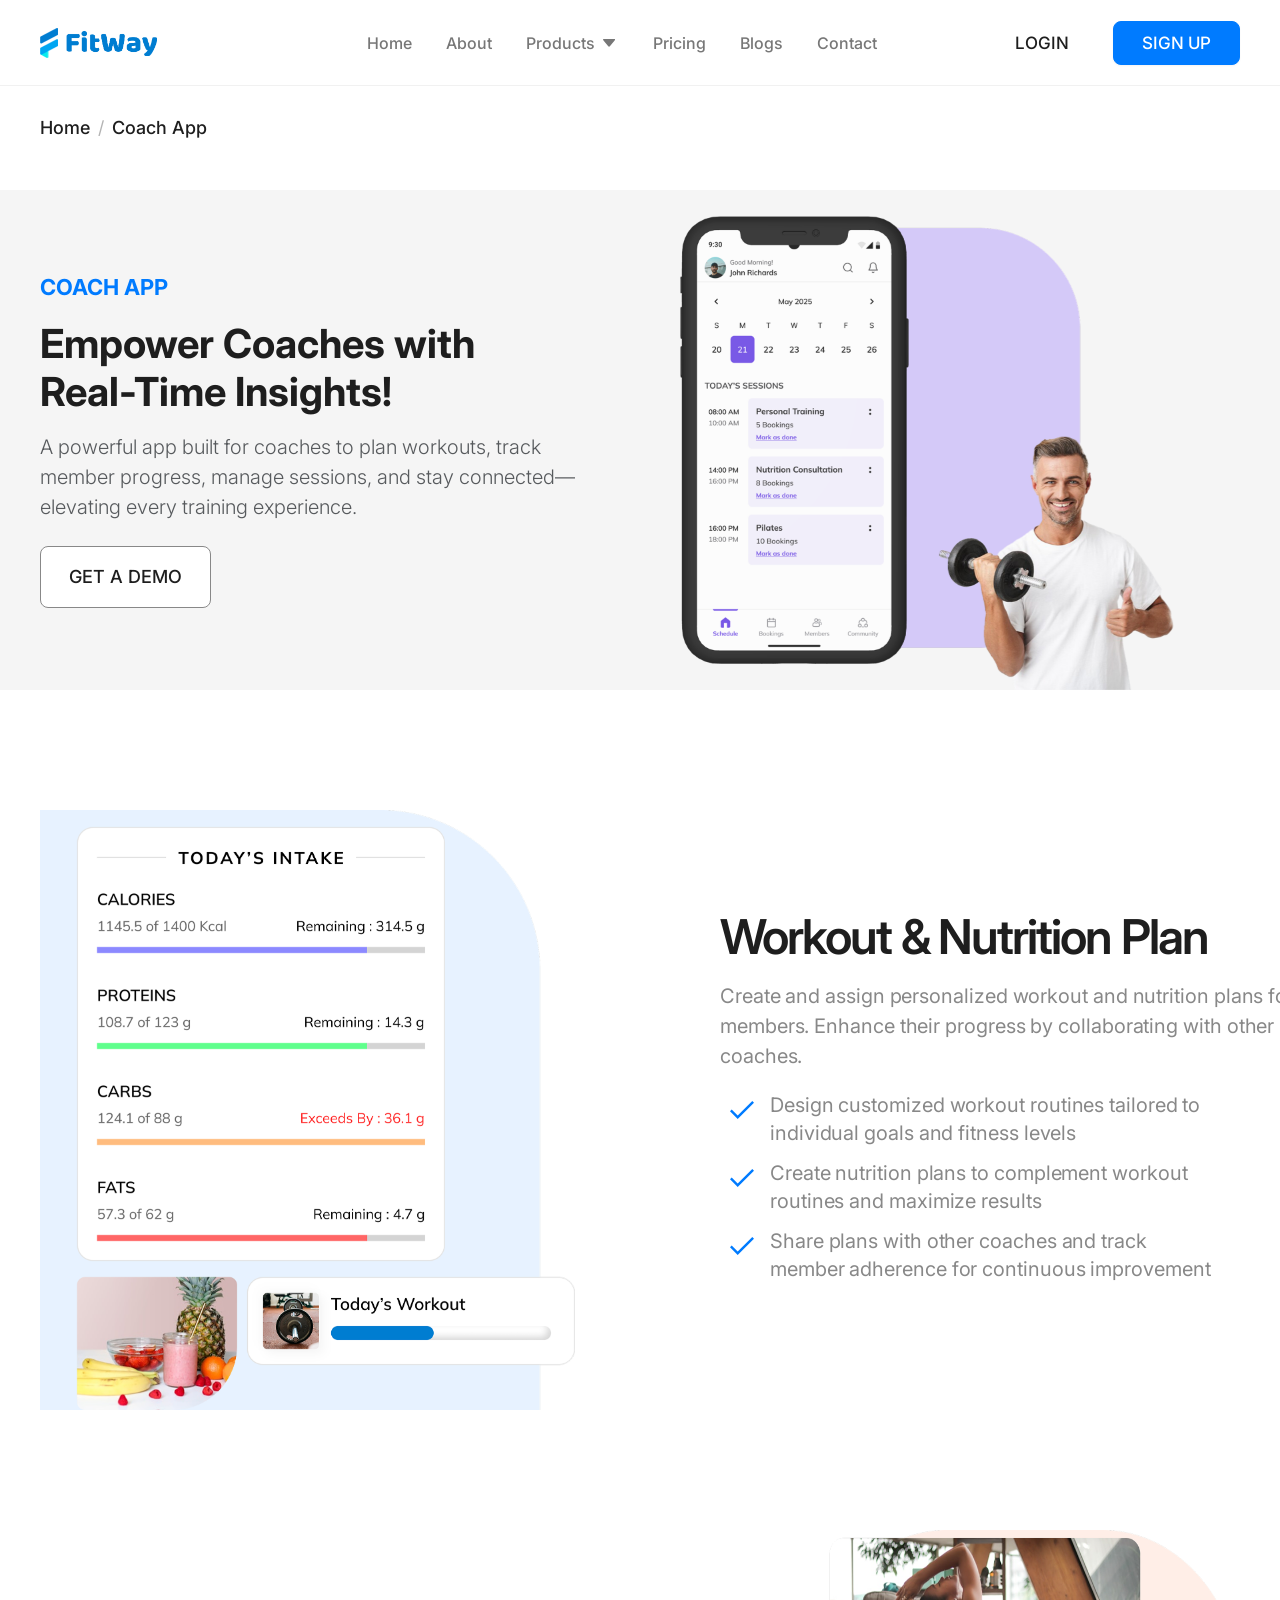
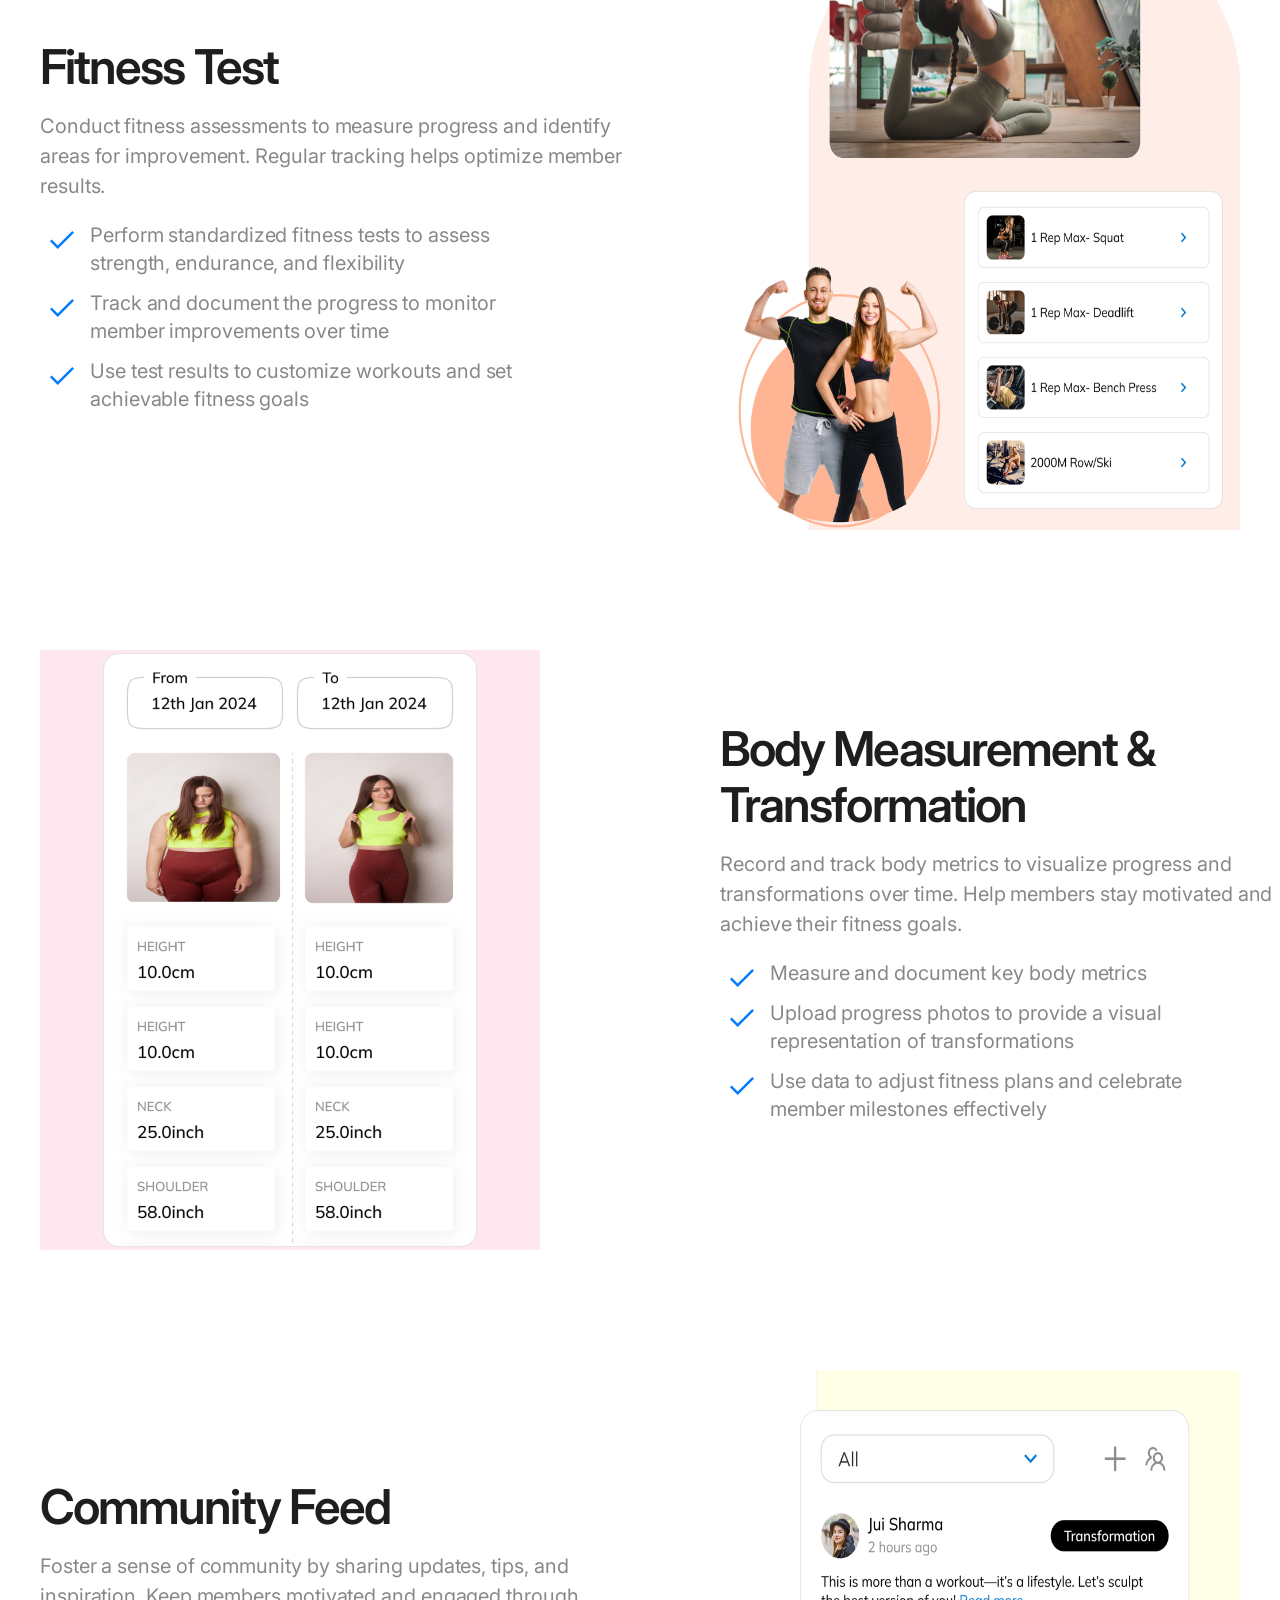
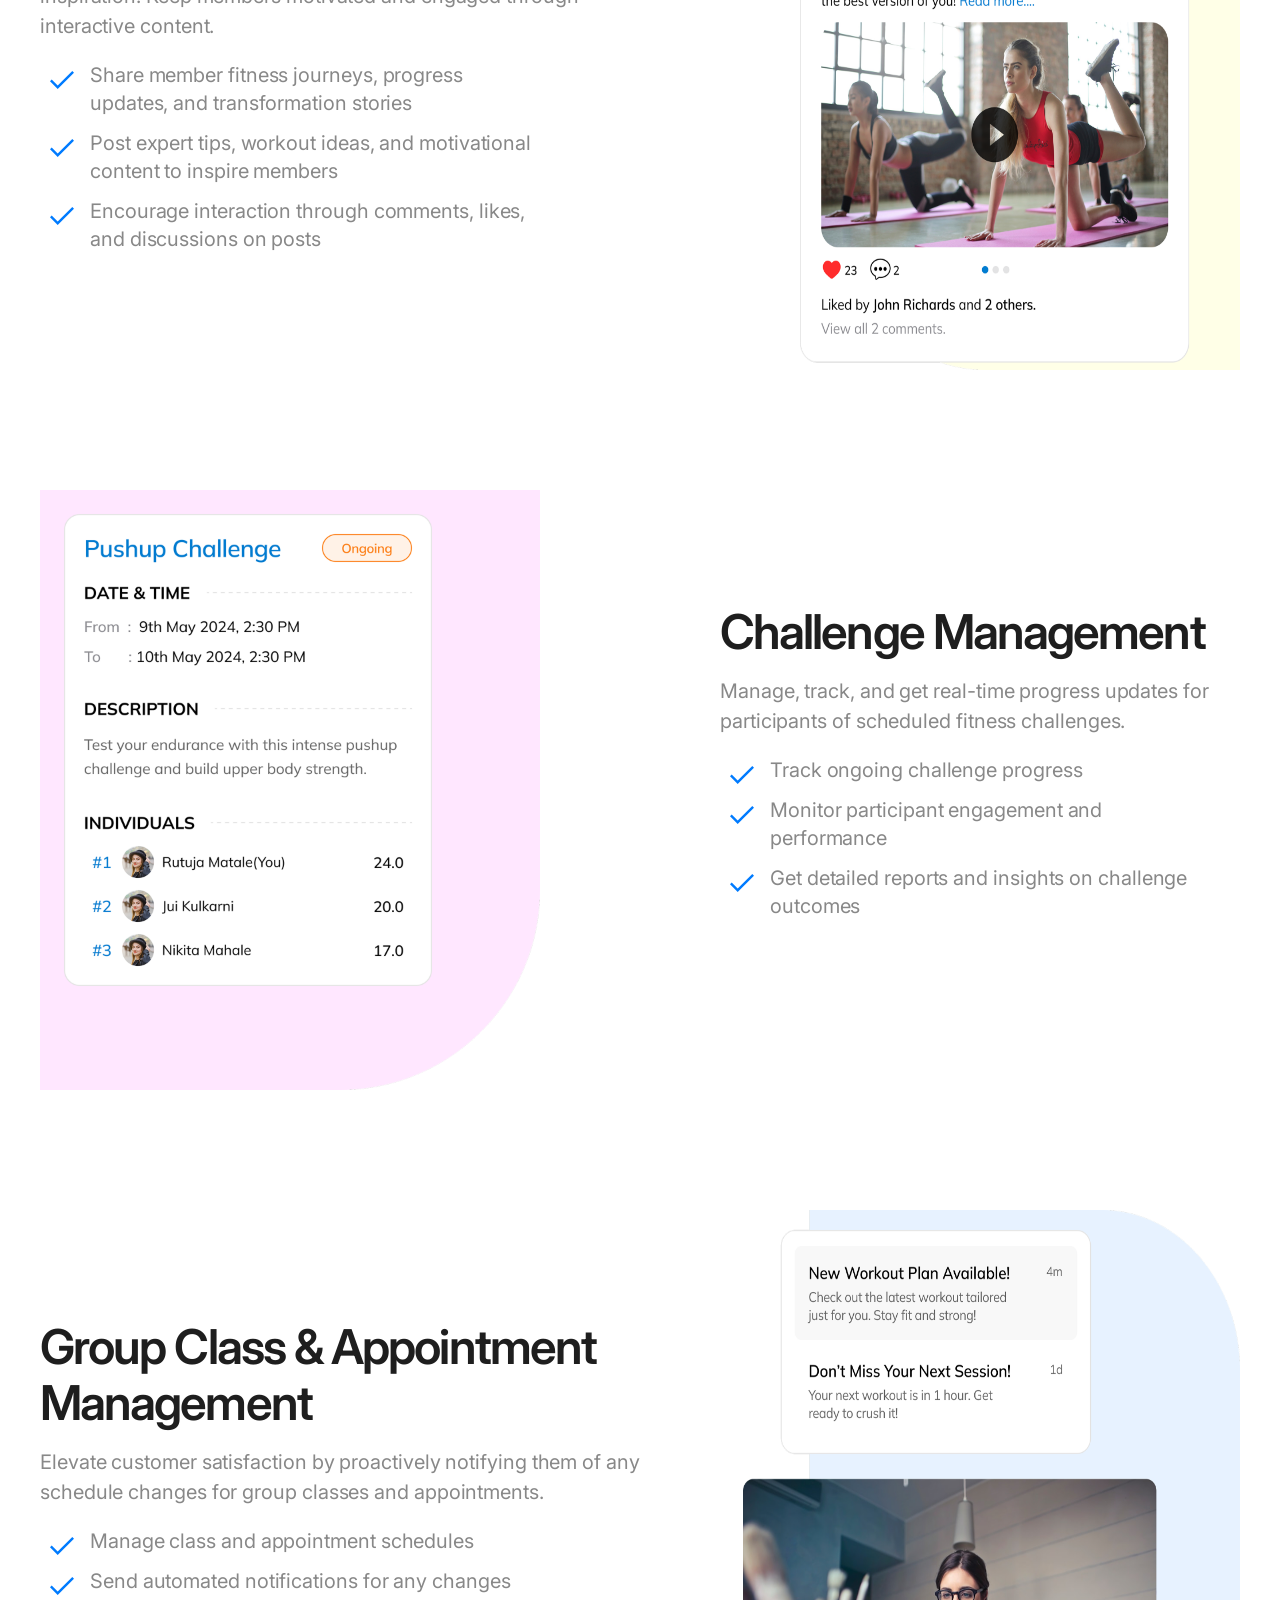
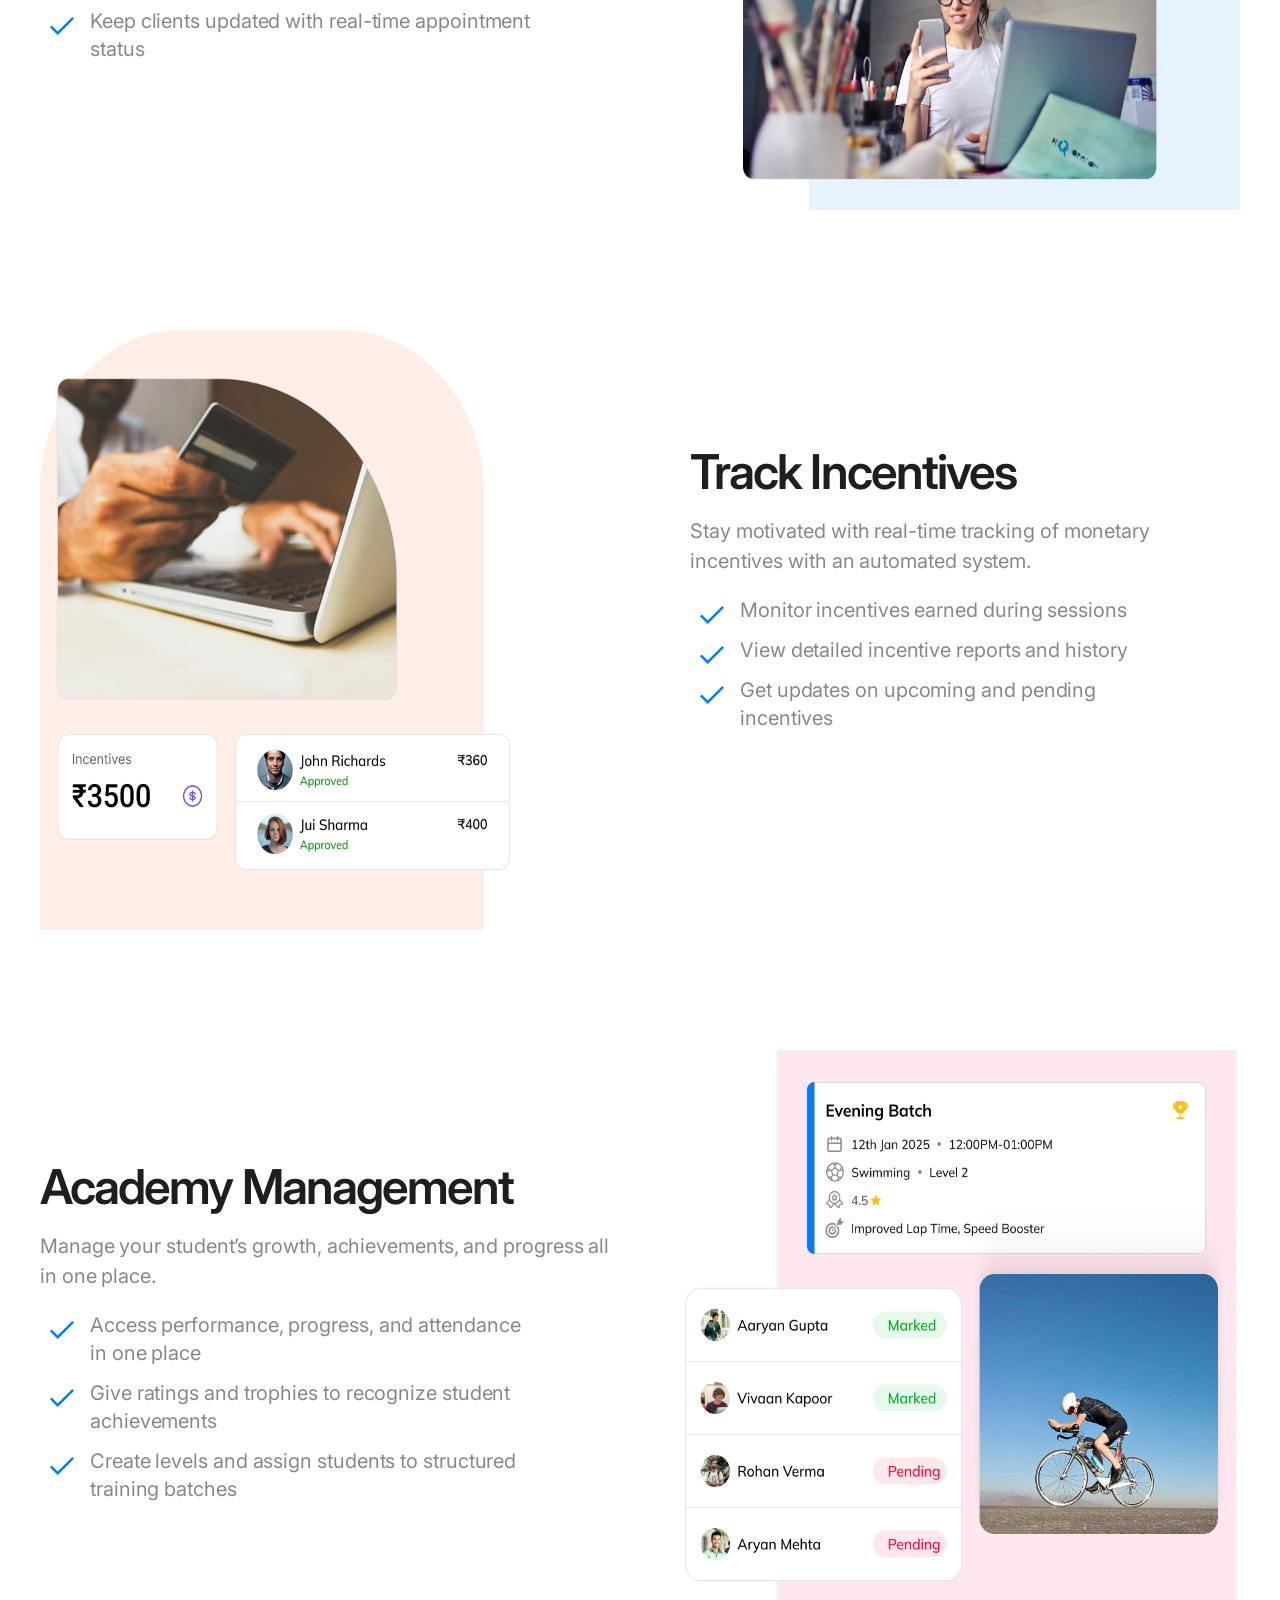
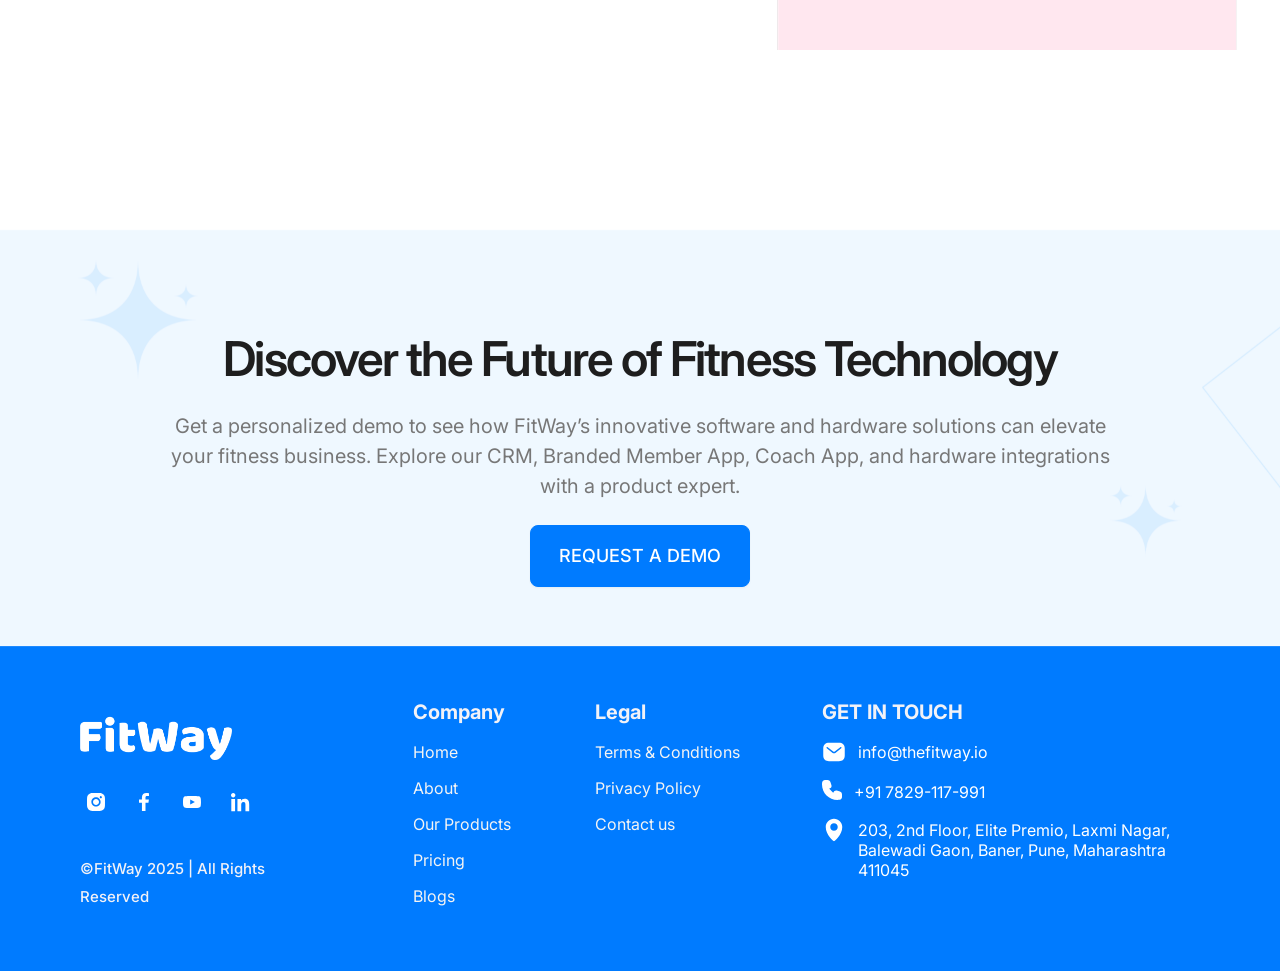
<file: coach_app/coach_app.html>
<!DOCTYPE html>
<html lang="en">
 <head>
  <meta charset="UTF-8" />
  <meta name="viewport" content="width=device-width, initial-scale=1.0" />
  <title>FitWay – Coach App</title>

 <link href="https://cdn.jsdelivr.net/npm/aos@2.3.4/dist/aos.css" rel="stylesheet" />


  <!-- Google Fonts: Inter -->
  <link rel="preconnect" href="https://fonts.googleapis.com" />
  <link rel="preconnect" href="https://fonts.gstatic.com" crossorigin />
  <link href="https://fonts.googleapis.com/css2?family=Inter:wght@400;500;600;700;900&display=swap" rel="stylesheet" />

  <!-- Bootstrap CSS (Latest version, only once) -->
  <link href="https://cdn.jsdelivr.net/npm/bootstrap@5.3.3/dist/css/bootstrap.min.css" rel="stylesheet" />

  <!-- Bootstrap Icons -->
  <link href="https://cdn.jsdelivr.net/npm/bootstrap-icons@1.10.5/font/bootstrap-icons.css" rel="stylesheet" />

  <!-- Your Custom Styles -->
  <link rel="stylesheet" href="./coach_app_style.css" />
</head>



<body>
    <!-- Navbar -->
   <header class="navbar-container">
        <nav class="navbar-inner">
            <div class="logo-group">
                <img src="../coach_app/resource/fitway-logo-icon.png" alt="FitWay Icon" class="logo-icon-img">
                <img src="../coach_app/resource/fitway-text-name.png" alt="FitWay Name" class="logo-text-img">
            </div>

            <ul class="nav-links">
                <li><a href="#">Home</a></li>
                <li><a href="#">About</a></li>
                <li class="dropdown">
                  <div class="products-dropdown-container">
                    <div class="products-dropdown-toggle">
                      <div class="products-label">Products</div>
                      <div class="dropdown-arrow"></div>
                    </div>
                    <div class="products-dropdown-menu">
                      <div class="dropdown-item">
                        <div class="dropdown-item-text">CRM</div>
                      </div>
                      <div class="dropdown-item">
                        <div class="dropdown-item-text">Coach App</div>
                      </div>
                      <div class="dropdown-item">
                        <div class="dropdown-item-text">Branded Member App</div>
                      </div>
                      <div class="dropdown-item">
                        <div class="dropdown-item-text">Group HR Training</div>
                      </div>
                      <div class="dropdown-item">
                        <div class="dropdown-item-text">F-Rounds</div>
                      </div>
                    </div>
                  </div>
                </li>
                <li><a href="#">Pricing</a></li>
                <li><a href="#">Blogs</a></li>
                <li><a href="#">Contact</a></li>
            </ul>

            <div class="flexible-spacer"></div>

            <div class="nav-buttons">
                <button class="btn btn-login">LOGIN</button>
                <button class="btn btn-signup">SIGN UP</button>
            </div>
        </nav>
        <div class="navbar-line"></div>
    </header>


    <div>
    <section class="breadcrumb-section">
      <div class="breadcrumb-container">
        <span class="breadcrumb-home">Home </span>
        <span class="breadcrumb-separator">/</span>
        <span class="breadcrumb-current">  Coach App</span>
      </div>
    </section>
    </div>


    <!-- HERO SECTION -->
<section class="hero-section d-flex align-items-center">
  <div class="container">
    <div class="row align-items-center"> 

      <!-- LEFT SIDE CONTENT -->
       <div class="col-md-6 text-center text-md-start">
        <div class="COACH_APP-label">COACH APP</div>
        <h3 class="display-6 fw-bold mb-3">Empower Coaches with<br>Real-Time Insights!</h3>
        <p class="lead text-muted mb-4">
          A powerful app built for coaches to plan workouts, track <br>member progress, manage sessions, and stay connected—<br>
          elevating every training experience.        </p>
        <button class="hero-button">GET A DEMO</button>
      </div>

      <!-- RIGHT SIDE IMAGE -->
       <div class="col-md-6 ">
        <div class="image-wrapper position-relative">
           <div class="image-bg"></div> 
           <img src="./resource/coch_app_1.png" alt="Coach App UI" class="main-image img-fluid">
        </div>
      </div>
    </div>
  </div> 
</section> 

<!-- SECOND SECTION -->
<section class="second-section">
  <div class="custom-container">

    <!-- IMAGE: Slide in from left -->
    <div class="image-col" data-aos="fade-right">
      <img src="./resource/coach_app_2.png" alt="Intake UI">
    </div>

    <!-- TEXT: Slide in from bottom -->
    <div class="text-col" data-aos="fade-up">
      <h3 data-aos="fade-up" data-aos-delay="100">Workout & Nutrition Plan</h3>
      <p data-aos="fade-up" data-aos-delay="200">
        Create and assign personalized workout and nutrition plans for members. Enhance their progress by collaborating with other coaches. 
      </p>
      <ul>
        <li data-aos="fade-up" data-aos-delay="300">
          Design customized workout routines tailored to individual goals and fitness levels
        </li>
        <li data-aos="fade-up" data-aos-delay="400">
          Create nutrition plans to complement workout routines and maximize results
        </li>
        <li data-aos="fade-up" data-aos-delay="500">
   Share plans with other coaches and track member adherence for continuous improvement
        </li>
      </ul>
    </div>

  </div>
</section>


<!-- THIRD SECTION -->
<section class="third-section">
  <div class="custom-container">
    
    <!-- TEXT: Slide in from bottom -->
    <div class="text-col" data-aos="fade-up">
      <h3 data-aos="fade-up" data-aos-delay="100">Fitness Test</h3>
      <p data-aos="fade-up" data-aos-delay="200">
        Conduct fitness assessments to measure progress and identify areas for improvement. Regular tracking helps optimize member results.
      </p>
      <ul>
        <li data-aos="fade-up" data-aos-delay="300">
        Perform standardized fitness tests to assess strength, endurance, and flexibility
        </li>
        <li data-aos="fade-up" data-aos-delay="400">
        Track and document the progress to monitor member improvements over time
        </li>
        <li data-aos="fade-up" data-aos-delay="500">
       Use test results to customize workouts and set achievable fitness goals
        </li>
      </ul>
    </div>

    <!-- IMAGE: Slide in from right -->
    <div class="image-col" data-aos="fade-left">
      <img src="./resource/coach_app_3.png" alt="Progress Tracker UI" class="main-image img-fluid">
    </div>

  </div>
</section>


<!-- FOURTH SECTION -->

<!-- FOURTH SECTION -->
<section class="fourth-section">
  <div class="custom-container">

    <!-- IMAGE: Slide in from left -->
    <div class="image-col" data-aos="fade-right">
      <img src="./resource/coach_app_4.png" alt="Intake UI">
    </div>

    <!-- TEXT: Slide in from bottom with delay -->
    <div class="text-col" data-aos="fade-up">
      <h3 data-aos="fade-up" data-aos-delay="100">Body Measurement & <br> Transformation</h3>
      <p data-aos="fade-up" data-aos-delay="200">
        Record and track body metrics to visualize progress and transformations over time. Help members stay motivated and achieve their fitness goals.
      </p>
      <ul>
        <li data-aos="fade-up" data-aos-delay="300">
        Measure and document key body metrics
        </li>
        <li data-aos="fade-up" data-aos-delay="400">
      Upload progress photos to provide a visual representation of transformations
        </li>
        <li data-aos="fade-up" data-aos-delay="500">
         Use data to adjust fitness plans and celebrate member milestones effectively
        </li>
      </ul>
    </div>

  </div>
</section>


<!-- FIFTH SECTION -->
<section class="fifth-section">
  <div class="custom-container">

    <!-- TEXT: Slide in from bottom -->
    <div class="text-col" data-aos="fade-up">
      <h3 data-aos="fade-up" data-aos-delay="100">Community Feed</h3>
      <p data-aos="fade-up" data-aos-delay="200">
        Foster a sense of community by sharing updates, tips, and inspiration. Keep members motivated and engaged through interactive content.     
      </p>
      <ul>
        <li data-aos="fade-up" data-aos-delay="300">
         Share member fitness journeys, progress updates, and transformation stories
        </li>
        <li data-aos="fade-up" data-aos-delay="400">
          Post expert tips, workout ideas, and motivational content to inspire members
        </li>
        <li data-aos="fade-up" data-aos-delay="500">
         Encourage interaction through comments, likes, and discussions on posts
        </li>
      </ul>
    </div>

    <!-- IMAGE: Slide in from right -->
    <div class="image-col" data-aos="fade-left">
      <img src="./resource/coach_app_5.png" alt="Progress Tracker UI" class="main-image img-fluid">
    </div>

  </div>
</section>


<!-- SIXTH SECTION -->
<section class="sixth-section">
  <div class="custom-container">

    <!-- IMAGE: Slide in from left -->
    <div class="image-col" data-aos="fade-right">
      <img src="./resource/coach_app_6.png" alt="Intake UI">
    </div>

    <!-- TEXT: Slide in from bottom -->
    <div class="text-col" data-aos="fade-up">
      <h3 data-aos="fade-up" data-aos-delay="100">Challenge Management</h3>
      <p data-aos="fade-up" data-aos-delay="200">
        Manage, track, and get real-time progress updates for participants of scheduled fitness challenges.
      </p>
      <ul>
        <li data-aos="fade-up" data-aos-delay="300">
        Track ongoing challenge progress
        </li>
        <li data-aos="fade-up" data-aos-delay="400">
         Monitor participant engagement and performance
        </li>
        <li data-aos="fade-up" data-aos-delay="500">
         Get detailed reports and insights on challenge outcomes
        </li>
      </ul>
    </div>

  </div>
</section>


<!-- SEVENTH SECTION -->
<section class="seventh-section">
  <div class="custom-container">

    <!-- TEXT: Slide in from bottom -->
    <div class="text-col" data-aos="fade-up">
      <h3 data-aos="fade-up" data-aos-delay="100">
        Group Class & Appointment <br> Management
      </h3>
      <p data-aos="fade-up" data-aos-delay="200">
        Elevate customer satisfaction by proactively notifying them of any schedule changes for group classes and appointments.
      </p>
      <ul>
        <li data-aos="fade-up" data-aos-delay="300">
        Manage class and appointment schedules
        </li>
        <li data-aos="fade-up" data-aos-delay="400">
        Send automated notifications for any changes
        </li>
        <li data-aos="fade-up" data-aos-delay="500">
         Keep clients updated with real-time appointment status
        </li>
      </ul>
    </div>

    <!-- IMAGE: Slide in from right -->
    <div class="image-col" data-aos="fade-left">
      <img src="./resource/coach_app_7.png" alt="Progress Tracker UI" class="main-image img-fluid">
    </div>

  </div>
</section>


 <!-- EIGHTH SECTION -->
<section class="eighth-section">
  <div class="custom-container">

    <!-- IMAGE: Slide in from left -->
    <div class="image-col" data-aos="fade-right">
      <img src="./resource/coach_app_8.png" alt="Intake UI" class="main-image img-fluid">
    </div>

    <!-- TEXT: Slide in from bottom -->
    <div class="text-col" data-aos="fade-up">
      <h3 data-aos="fade-up" data-aos-delay="100">Track Incentives</h3>
      <p data-aos="fade-up" data-aos-delay="200">
        Stay motivated with real-time tracking of monetary incentives with an automated system.
      </p>
      <ul>
        <li data-aos="fade-up" data-aos-delay="300">
          Monitor incentives earned during sessions
        </li>
        <li data-aos="fade-up" data-aos-delay="400">
          View detailed incentive reports and history
        </li>
        <li data-aos="fade-up" data-aos-delay="500">
          Get updates on upcoming and pending incentives
        </li>
      </ul>
    </div>

  </div>
</section>


<!-- NINTH SECTION -->
<section class="ninth-section">
  <div class="custom-container">

    <!-- TEXT: Slide in from bottom -->
    <div class="text-col" data-aos="fade-up">
      <h3 data-aos="fade-up" data-aos-delay="100">Academy Management</h3>
      <p data-aos="fade-up" data-aos-delay="200">
        Manage your student’s growth, achievements, and progress all in one place.
      </p>
      <ul>
        <li data-aos="fade-up" data-aos-delay="300">
          Access performance, progress, and attendance in one place
        </li>
        <li data-aos="fade-up" data-aos-delay="400">
           Give ratings and trophies to recognize student achievements
        </li>
        <li data-aos="fade-up" data-aos-delay="500">
          Create levels and assign students to structured training batches
        </li>
      </ul>
    </div>

    <!-- IMAGE: Slide in from right -->
    <div class="image-col" data-aos="fade-left">
      <img src="./resource/coach_app_9.png" alt="Progress Tracker UI" class="main-image img-fluid">
    </div>

  </div>
</section>


<!-- EXPERIENCE FITWAY: BOOK YOUR DEMO SECTION -->
<section class="book-demo-section">
  <div class="book-demo-content-wrapper">
    <div class="book-demo-label-group">
      <div class="book-demo-label">Experience FitWay: Book Your Demo</div>
    </div>
    <h2>Discover the Future of Fitness Technology</h2>
    <p class="book-demo-description">
      Get a personalized demo to see how FitWay’s innovative software and
      hardware solutions can elevate your fitness business. Explore our CRM,
      Branded Member App, Coach App, and hardware integrations with a product expert.
    </p>
    <button class="book-demo-button">Request A Demo</button>
  </div>
</section>
<footer class="main-footer">
  <div class="footer-content-wrapper">
    <div class="footer-col footer-col-brand">
      <div class="footer-logo"><img src="../coach_app/resource/Footer_fitway_logo.png" alt="FitWay Icon" class="logo-icon-img"></div>
      <div class="social-icons">
        <a href="#" class="social-icon instagram" aria-label="Instagram"></a>
        <a href="#" class="social-icon facebook" aria-label="Facebook"></a>
        <a href="#" class="social-icon youtube" aria-label="YouTube"></a>
        <a href="#" class="social-icon linkedin" aria-label="LinkedIn"></a>
      </div>
      <div class="footer-copyright">©FitWay 2025 | All Rights Reserved</div>
    </div>

    <div class="footer-col-links">
      <div class="footer-col">
        <h3 class="footer-heading">Company</h3>
        <ul class="footer-links-list">
          <li><a href="#">Home</a></li>
          <li><a href="#">About</a></li>
          <li><a href="#">Our Products</a></li>
          <li><a href="#">Pricing</a></li>
          <li><a href="#">Blogs</a></li>
        </ul>
      </div>
      <div class="footer-col">
        <h3 class="footer-heading">Legal</h3>
        <ul class="footer-links-list">
          <li><a href="#">Terms & Conditions</a></li>
          <li><a href="#">Privacy Policy</a></li>
          <li><a href="#">Contact us</a></li>
        </ul>
      </div>
    </div>

    <div class="get-in-touch-section">
    <div class="get-in-touch-title">GET IN TOUCH</div>
    <div class="contact-details-wrapper">
        <div class="contact-item">
            <span class="contact-icon icon-email"></span>
            <a href="mailto:info@thefitway.io" class="contact-text">info@thefitway.io</a>
        </div>
        <div class="contact-item">
            <span class="contact-icon icon-phone"></span>
            <a href="tel:+917829117991" class="contact-text">+91 7829-117-991</a>
        </div>
        <div class="contact-item">
            <span class="contact-icon icon-location"></span>
            <span class="contact-text address-text">203, 2nd Floor, Elite Premio, Laxmi Nagar, Balewadi Gaon, Baner, Pune, Maharashtra 411045</span>
        </div>
    </div>
</div>
</div>
</footer>

<!-- animation -->

<script src="https://cdn.jsdelivr.net/npm/aos@2.3.4/dist/aos.js"></script>
<script>
  AOS.init({
    duration: 1000, // ms
    once: true      // Animate only once
  });
</script>

     <script src="./coach_app_script.js"></script>
</body>
</file>
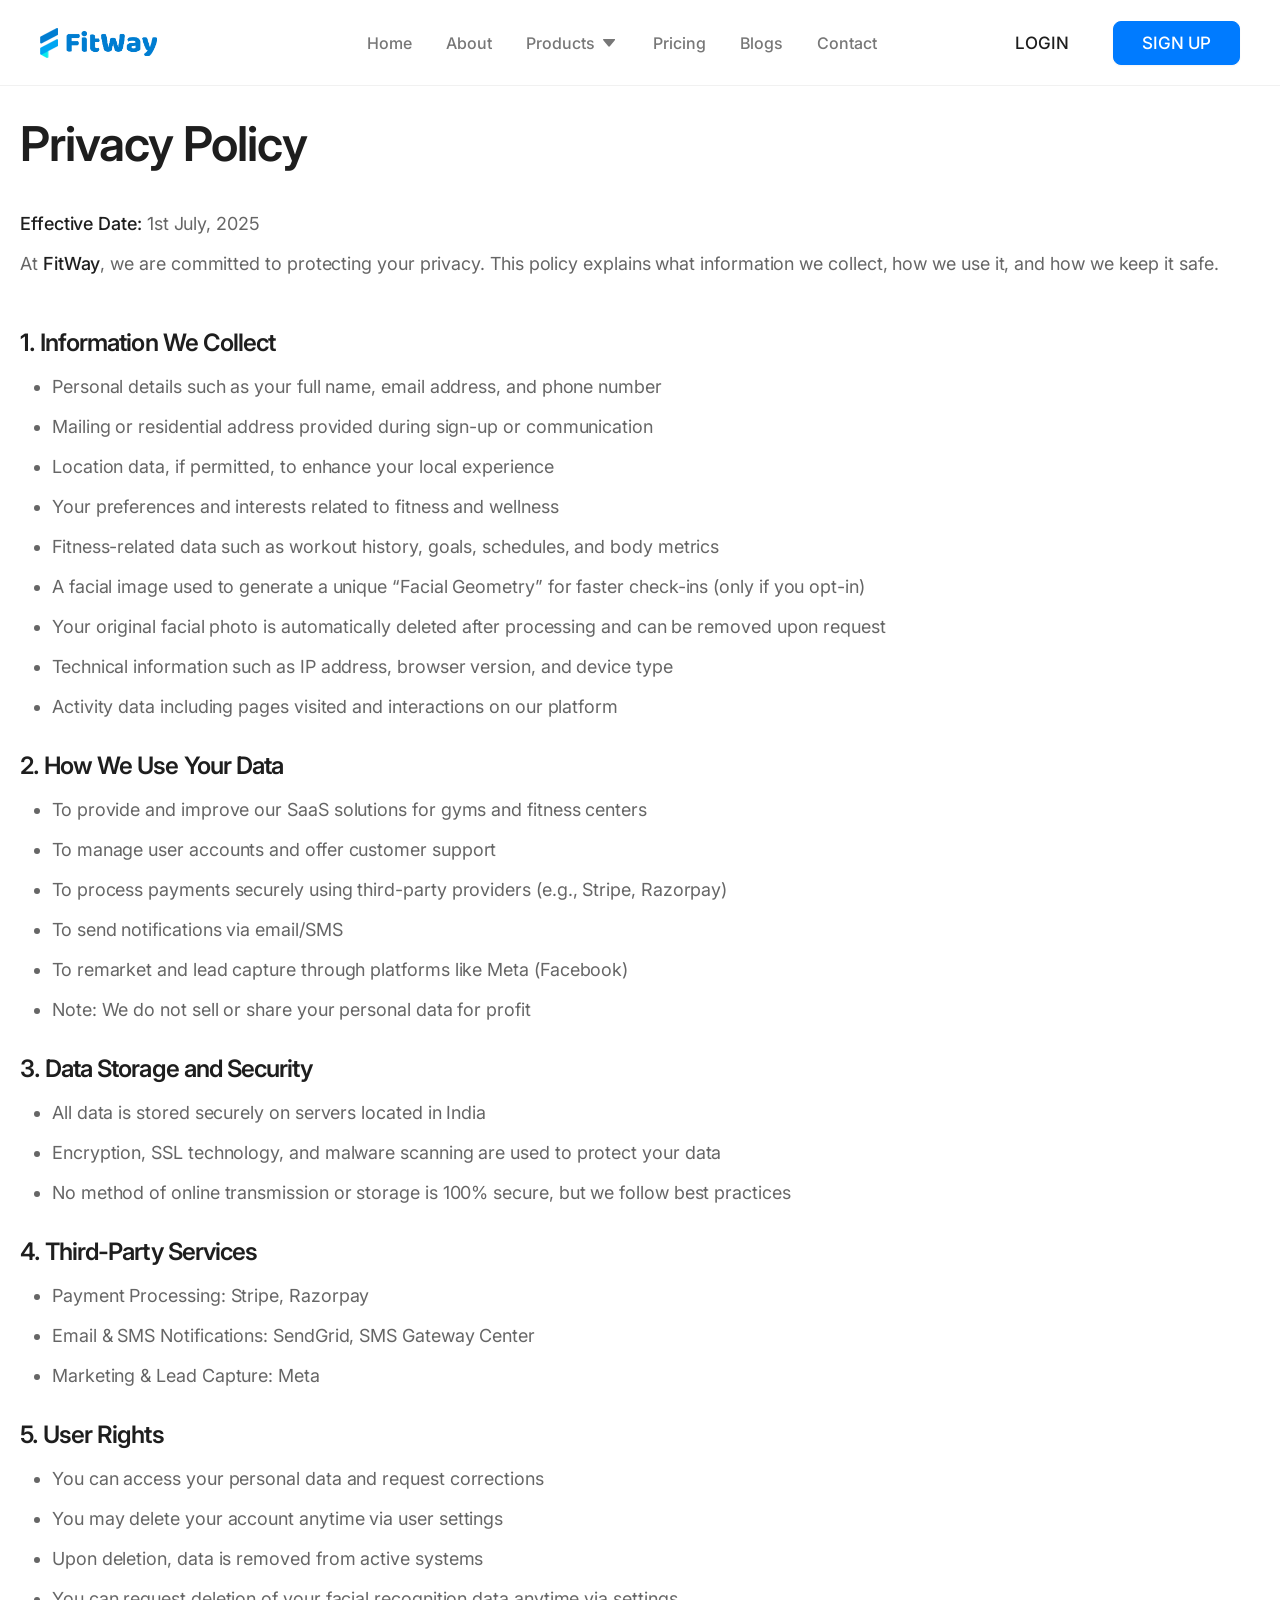
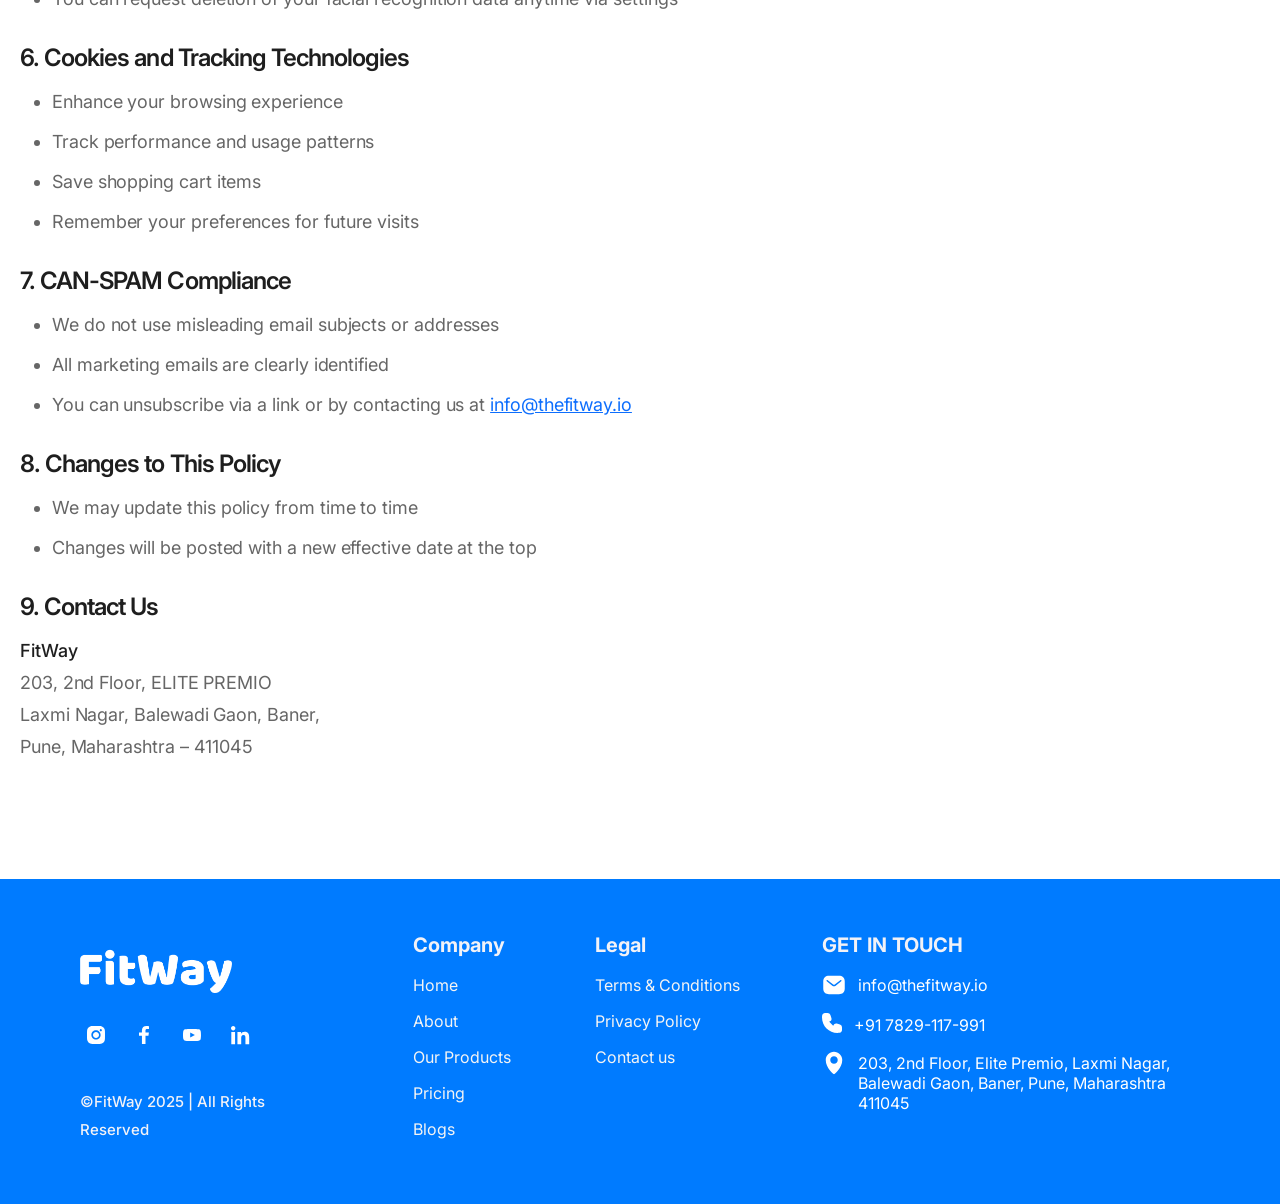
<file: Privacy_Policy/Privacy_Policy.html>
<!DOCTYPE html>
<html lang="en">
<head>
  <meta charset="UTF-8" />
  <meta name="viewport" content="width=device-width, initial-scale=1.0" />
  <title>Privacy Policy | FitWay</title>
  <link href="https://cdn.jsdelivr.net/npm/bootstrap@5.3.0/dist/css/bootstrap.min.css" rel="stylesheet" />
  <link rel="stylesheet" href="../Privacy_Policy/Privacy_Policy.css" />

  <link rel="preconnect" href="https://fonts.googleapis.com">
  <link rel="preconnect" href="https://fonts.gstatic.com" crossorigin>
  <link href="https://fonts.googleapis.com/css2?family=Inter:wght@400;700;900&display=swap" rel="stylesheet">
  <link href="https://fonts.googleapis.com/css2?family=Inter:wght@400;500;700&display=swap" rel="stylesheet">
  <link href="https://fonts.googleapis.com/css2?family=Inter:wght@400;500;700&display=swap" rel="stylesheet">
</head>

<body>

  <header class="navbar-container">
        <nav class="navbar-inner">
            <div class="logo-group">
                <img src="../blogs_app/blogs_resource/fitway-logo-icon.png" alt="FitWay Icon" class="logo-icon-img">
                <img src="../blogs_app/blogs_resource/fitway-text-name.png" alt="FitWay Name" class="logo-text-img">
            </div>

            <ul class="nav-links">
                <li><a href="#">Home</a></li>
                <li><a href="#">About</a></li>
                <li class="dropdown">
                  <div class="products-dropdown-container">
                    <div class="products-dropdown-toggle">
                      <div class="products-label">Products</div>
                      <div class="dropdown-arrow"></div>
                    </div>
                    <div class="products-dropdown-menu">
                      <div class="dropdown-item">
                        <div class="dropdown-item-text">CRM</div>
                      </div>
                      <div class="dropdown-item">
                        <div class="dropdown-item-text">Coach App</div>
                      </div>
                      <div class="dropdown-item">
                        <div class="dropdown-item-text">Branded Member App</div>
                      </div>
                      <div class="dropdown-item">
                        <div class="dropdown-item-text">Group HR Training</div>
                      </div>
                      <div class="dropdown-item">
                        <div class="dropdown-item-text">F-Rounds</div>
                      </div>
                    </div>
                  </div>
                </li>
                <li><a href="#">Pricing</a></li>
                <li><a href="#">Blogs</a></li>
                <li><a href="#">Contact</a></li>
            </ul>

            <div class="flexible-spacer"></div>

            <div class="nav-buttons">
                <button class="btn btn-login">LOGIN</button>
                <button class="btn btn-signup">SIGN UP</button>
            </div>
        </nav>
        <div class="navbar-line"></div>
    </header>


  <!-- Main Content -->
  <section class="py-5 bg-white">
    <div class="container-1280">
      <h1 class="page-title">Privacy Policy</h1>
      <!-- <p class="fw-semibold mb-4">Effective Date: 1st July, 2025</p> -->
       <p class="effective-date">
        <span class="label">Effective Date:</span>
        <span class="value">1st July, 2025</span>
        </p>

      <!-- <p class="intro-text mb-5">At FitWay, we are committed to protecting your privacy. This policy explains what information we collect, how we use it, and how we keep it safe.</p> -->
       <p class="intro-text mb-5">
        At <span class="highlight">FitWay</span>, we are committed to protecting your privacy. This policy explains what information we collect, how we use it, and how we keep it safe.
        </p>


      <div class="terms-content">
        <h5>1. Information We Collect</h5>
        <ul>
          <li>Personal details such as your full name, email address, and phone number</li>
          <li>Mailing or residential address provided during sign-up or communication</li>
          <li>Location data, if permitted, to enhance your local experience</li>
          <li>Your preferences and interests related to fitness and wellness</li>
          <li>Fitness-related data such as workout history, goals, schedules, and body metrics</li>
          <li>A facial image used to generate a unique “Facial Geometry” for faster check-ins (only if you opt-in)</li>
          <li>Your original facial photo is automatically deleted after processing and can be removed upon request</li>
          <li>Technical information such as IP address, browser version, and device type</li>
          <li>Activity data including pages visited and interactions on our platform</li>
        </ul>

        <h5>2. How We Use Your Data</h5>
        <ul>
          <li>To provide and improve our SaaS solutions for gyms and fitness centers</li>
          <li>To manage user accounts and offer customer support</li>
          <li>To process payments securely using third-party providers (e.g., Stripe, Razorpay)</li>
          <li>To send notifications via email/SMS</li>
          <li>To remarket and lead capture through platforms like Meta (Facebook)</li>
          <li>Note: We do not sell or share your personal data for profit</li>
        </ul>

        <h5>3. Data Storage and Security</h5>
        <ul>
          <li>All data is stored securely on servers located in India</li>
          <li>Encryption, SSL technology, and malware scanning are used to protect your data</li>
          <li>No method of online transmission or storage is 100% secure, but we follow best practices</li>
        </ul>

        <h5>4. Third-Party Services</h5>
        <ul>
          <li>Payment Processing: Stripe, Razorpay</li>
          <li>Email & SMS Notifications: SendGrid, SMS Gateway Center</li>
          <li>Marketing & Lead Capture: Meta</li>
        </ul>

        <h5>5. User Rights</h5>
        <ul>
          <li>You can access your personal data and request corrections</li>
          <li>You may delete your account anytime via user settings</li>
          <li>Upon deletion, data is removed from active systems</li>
          <li>You can request deletion of your facial recognition data anytime via settings</li>
        </ul>

        <h5>6. Cookies and Tracking Technologies</h5>
        <ul>
          <li>Enhance your browsing experience</li>
          <li>Track performance and usage patterns</li>
          <li>Save shopping cart items</li>
          <li>Remember your preferences for future visits</li>
        </ul>

        <h5>7. CAN-SPAM Compliance</h5>
        <ul>
          <li>We do not use misleading email subjects or addresses</li>
          <li>All marketing emails are clearly identified</li>
          <li>You can unsubscribe via a link or by contacting us at <a href="mailto:info@thefitway.io">info@thefitway.io</a></li>
        </ul>

        <h5>8. Changes to This Policy</h5>
        <ul>
          <li>We may update this policy from time to time</li>
          <li>Changes will be posted with a new effective date at the top</li>
        </ul>

        <h5>9. Contact Us</h5>
        <!-- <p><strong>FitWay</strong><br>203, 2nd Floor, ELITE PREMIO<br>Laxmi Nagar, Balewadi Gaon, Baner,<br>Pune, Maharashtra – 411045</p> -->
         <p class="address">
        <span class="brand">FitWay</span><br>
        203, 2nd Floor, ELITE PREMIO<br>
        Laxmi Nagar, Balewadi Gaon, Baner,<br>
        Pune, Maharashtra – 411045
        </p>

      </div>
    </div>
  </section>

    <footer class="main-footer">
  <div class="footer-content-wrapper">
    <div class="footer-col footer-col-brand">
      <div class="footer-logo"><img src="../coach_app/resource/Footer_fitway_logo.png" alt="FitWay Icon" class="logo-icon-img"></div>
      <div class="social-icons">
        <a href="#" class="social-icon instagram" aria-label="Instagram"></a>
        <a href="#" class="social-icon facebook" aria-label="Facebook"></a>
        <a href="#" class="social-icon youtube" aria-label="YouTube"></a>
        <a href="#" class="social-icon linkedin" aria-label="LinkedIn"></a>
      </div>
      <div class="footer-copyright">©FitWay 2025 | All Rights Reserved</div>
    </div>

    <div class="footer-col-links">
      <div class="footer-col">
        <h3 class="footer-heading">Company</h3>
        <ul class="footer-links-list">
          <li><a href="#">Home</a></li>
          <li><a href="#">About</a></li>
          <li><a href="#">Our Products</a></li>
          <li><a href="#">Pricing</a></li>
          <li><a href="#">Blogs</a></li>
        </ul>
      </div>
      <div class="footer-col">
        <h3 class="footer-heading">Legal</h3>
        <ul class="footer-links-list">
          <li><a href="#">Terms & Conditions</a></li>
          <li><a href="#">Privacy Policy</a></li>
          <li><a href="#">Contact us</a></li>
        </ul>
      </div>
    </div>

    <div class="get-in-touch-section">
    <div class="get-in-touch-title">GET IN TOUCH</div>
    <div class="contact-details-wrapper">
        <div class="contact-item">
            <span class="contact-icon icon-email"></span>
            <a href="mailto:info@thefitway.io" class="contact-text">info@thefitway.io</a>
        </div>
        <div class="contact-item">
            <span class="contact-icon icon-phone"></span>
            <a href="tel:+917829117991" class="contact-text">+91 7829-117-991</a>
        </div>
        <div class="contact-item">
            <span class="contact-icon icon-location"></span>
            <span class="contact-text address-text">203, 2nd Floor, Elite Premio, Laxmi Nagar, Balewadi Gaon, Baner, Pune, Maharashtra 411045</span>
        </div>
    </div>
</div>
</div>
</footer>


 <script src="https://cdn.jsdelivr.net/npm/bootstrap@5.3.0/dist/js/bootstrap.bundle.min.js"></script>
  <script src="../Privacy_Policy/Privacy_Policy.js"></script>
</body>
</html>
</file>
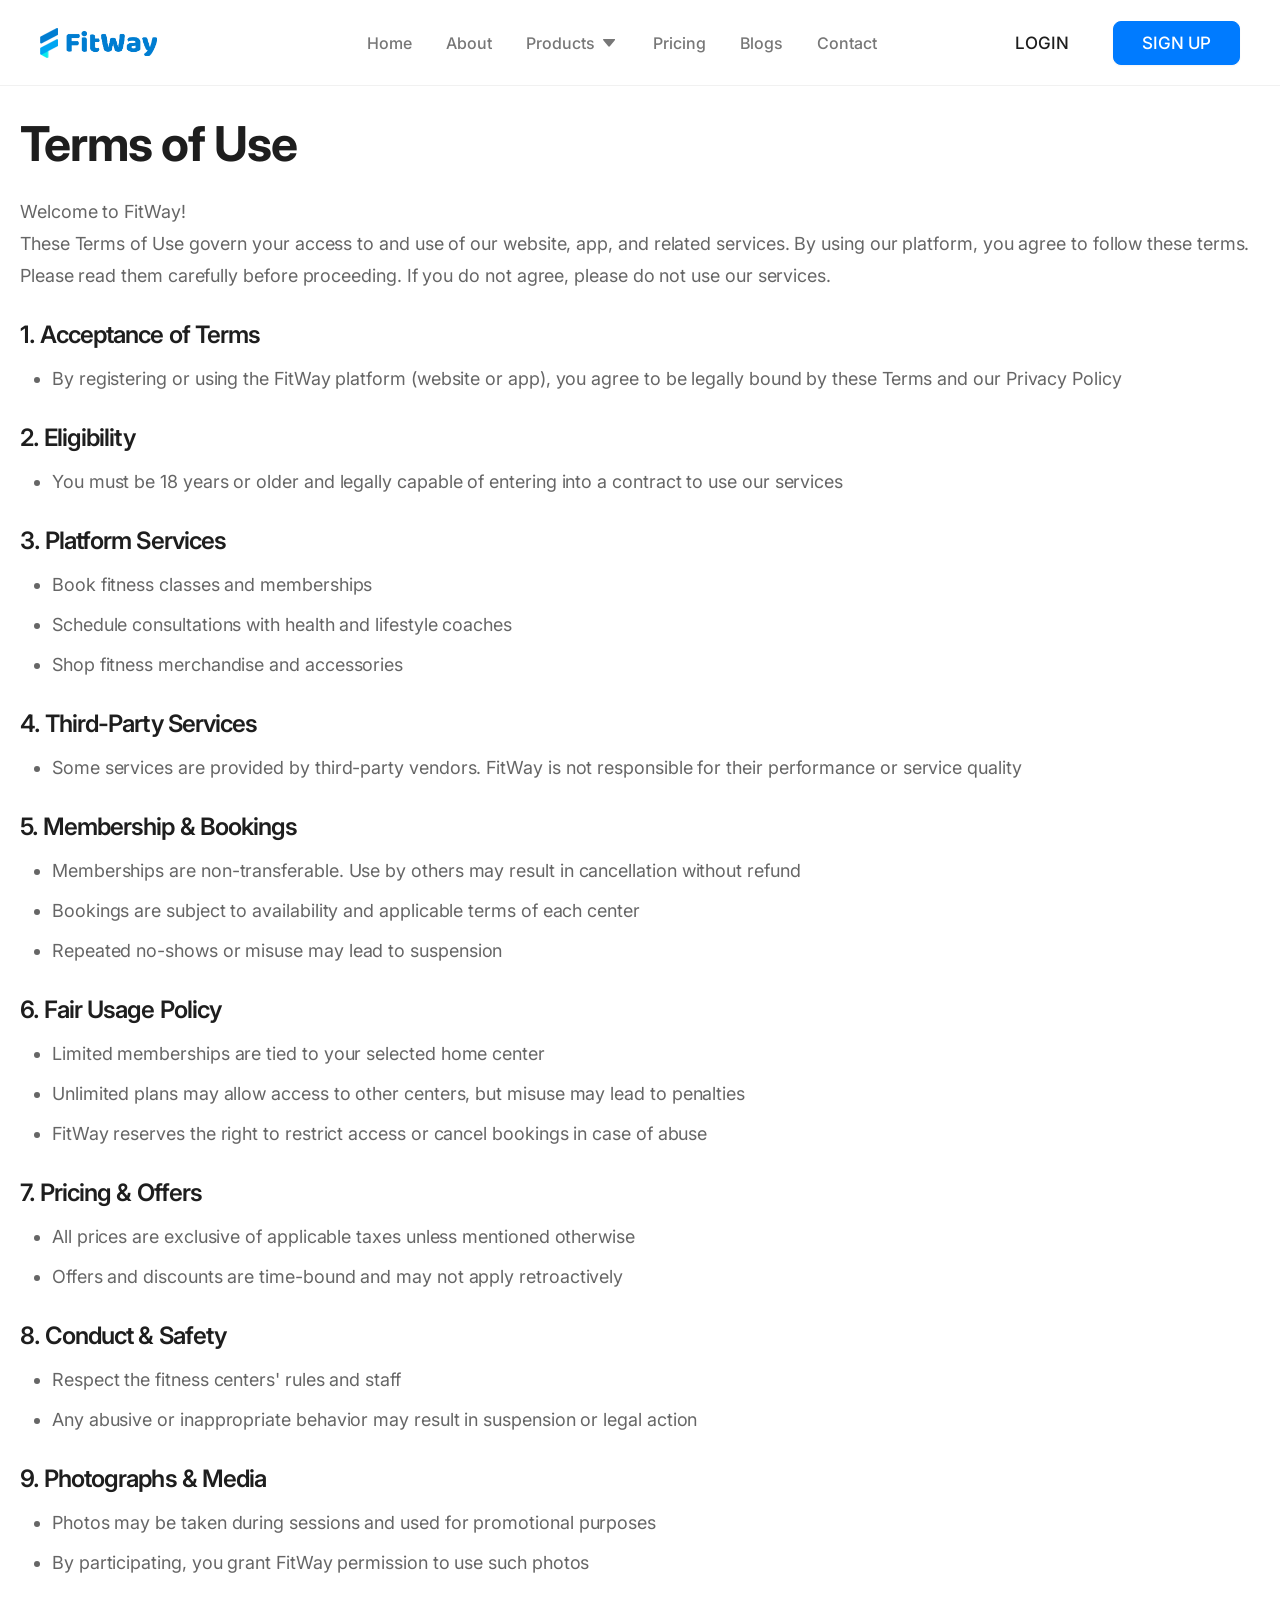
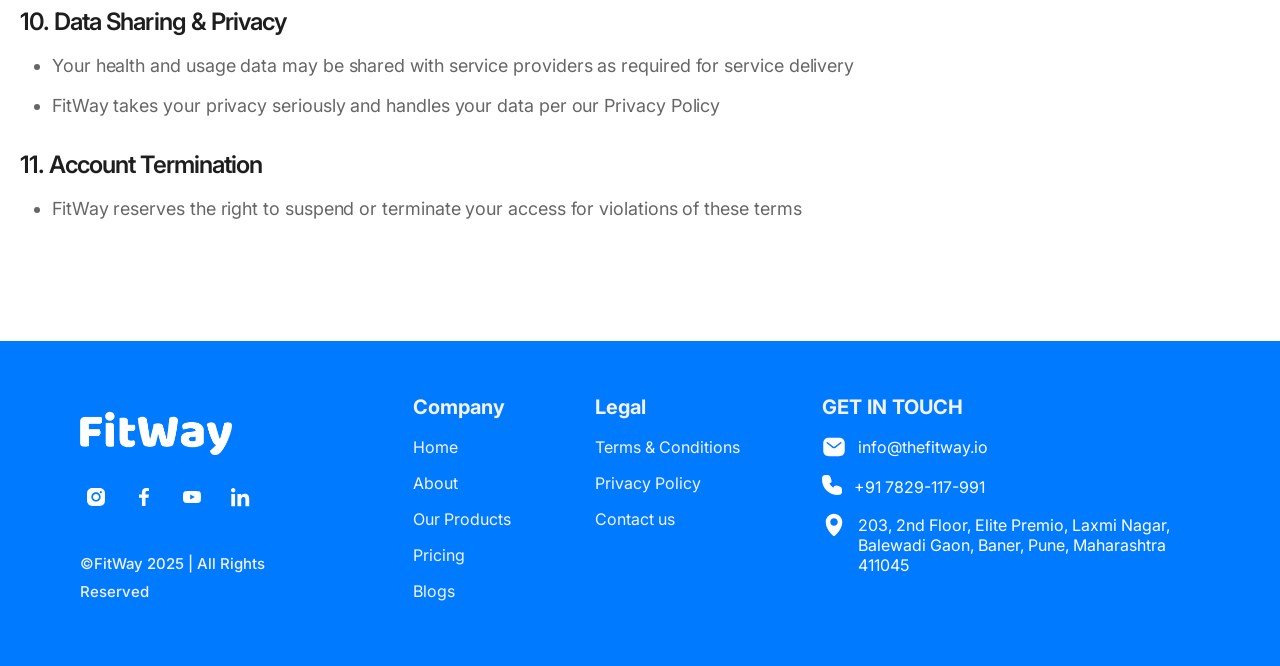
<file: Terms_of _Use/terms.html>
<!DOCTYPE html>
<html lang="en">

<head>
  <meta charset="UTF-8">
  <meta name="viewport" content="width=device-width, initial-scale=1.0">
    <title>FitWay - Terms of Use</title>
  <link href="https://cdn.jsdelivr.net/npm/bootstrap@5.3.0/dist/css/bootstrap.min.css" rel="stylesheet" />
  <link href="https://fonts.googleapis.com/css2?family=Inter:wght@400;600;700&display=swap" rel="stylesheet" />
  <link rel="stylesheet" href="terms.css" />

  <link rel="preconnect" href="https://fonts.googleapis.com">
  <link rel="preconnect" href="https://fonts.gstatic.com" crossorigin>
  <link href="https://fonts.googleapis.com/css2?family=Inter:wght@400;700;900&display=swap" rel="stylesheet">
  <link href="https://fonts.googleapis.com/css2?family=Inter:wght@400;500;700&display=swap" rel="stylesheet">
  <link href="https://fonts.googleapis.com/css2?family=Inter:wght@400;500;700&display=swap" rel="stylesheet">
</head>

<body>

  <header class="navbar-container">
        <nav class="navbar-inner">
            <div class="logo-group">
                <img src="../blogs_app/blogs_resource/fitway-logo-icon.png" alt="FitWay Icon" class="logo-icon-img">
                <img src="../blogs_app/blogs_resource/fitway-text-name.png" alt="FitWay Name" class="logo-text-img">
            </div>

            <ul class="nav-links">
                <li><a href="#">Home</a></li>
                <li><a href="#">About</a></li>
                <li class="dropdown">
                  <div class="products-dropdown-container">
                    <div class="products-dropdown-toggle">
                      <div class="products-label">Products</div>
                      <div class="dropdown-arrow"></div>
                    </div>
                    <div class="products-dropdown-menu">
                      <div class="dropdown-item">
                        <div class="dropdown-item-text">CRM</div>
                      </div>
                      <div class="dropdown-item">
                        <div class="dropdown-item-text">Coach App</div>
                      </div>
                      <div class="dropdown-item">
                        <div class="dropdown-item-text">Branded Member App</div>
                      </div>
                      <div class="dropdown-item">
                        <div class="dropdown-item-text">Group HR Training</div>
                      </div>
                      <div class="dropdown-item">
                        <div class="dropdown-item-text">F-Rounds</div>
                      </div>
                    </div>
                  </div>
                </li>
                <li><a href="#">Pricing</a></li>
                <li><a href="#">Blogs</a></li>
                <li><a href="#">Contact</a></li>
            </ul>

            <div class="flexible-spacer"></div>

            <div class="nav-buttons">
                <button class="btn btn-login">LOGIN</button>
                <button class="btn btn-signup">SIGN UP</button>
            </div>
        </nav>
        <div class="navbar-line"></div>
    </header>



<!-- Terms of Use -->
  <main class="py-5">
    <div class="container-1280">
      <h1 class="fw-bold mb-4">Terms of Use</h1>
      <p class="mb-4">
        Welcome to FitWay! <br>These Terms of Use govern your access to and use of our website, app, and related services.
        By using our platform, you agree to follow these terms. Please read them carefully before proceeding. If you do
        not agree, please do not use our services.
      </p>

      <div class="terms-content">
        <h5>1. Acceptance of Terms</h5>
        <ul>
          <li>By registering or using the FitWay platform (website or app), you agree to be legally bound by these Terms and our Privacy Policy</li>
        </ul>

        <h5>2. Eligibility</h5>
        <ul>
          <li>You must be 18 years or older and legally capable of entering into a contract to use our services</li>
        </ul>

        <h5>3. Platform Services</h5>
        <ul>
          <li>Book fitness classes and memberships</li>
          <li>Schedule consultations with health and lifestyle coaches</li>
          <li>Shop fitness merchandise and accessories</li>
        </ul>

        <h5>4. Third-Party Services</h5>
        <ul>
          <li>Some services are provided by third-party vendors. FitWay is not responsible for their performance or service quality</li>
        </ul>

        <h5>5. Membership & Bookings</h5>
        <ul>
          <li>Memberships are non-transferable. Use by others may result in cancellation without refund</li>
          <li>Bookings are subject to availability and applicable terms of each center</li>
          <li>Repeated no-shows or misuse may lead to suspension</li>
        </ul>

        <h5>6. Fair Usage Policy</h5>
        <ul>
          <li>Limited memberships are tied to your selected home center</li>
          <li>Unlimited plans may allow access to other centers, but misuse may lead to penalties</li>
          <li>FitWay reserves the right to restrict access or cancel bookings in case of abuse</li>
        </ul>

        <h5>7. Pricing & Offers</h5>
        <ul>
          <li>All prices are exclusive of applicable taxes unless mentioned otherwise</li>
          <li>Offers and discounts are time-bound and may not apply retroactively</li>
        </ul>

        <h5>8. Conduct & Safety</h5>
        <ul>
          <li>Respect the fitness centers' rules and staff</li>
          <li>Any abusive or inappropriate behavior may result in suspension or legal action</li>
        </ul>

        <h5>9. Photographs & Media</h5>
        <ul>
          <li>Photos may be taken during sessions and used for promotional purposes</li>
          <li>By participating, you grant FitWay permission to use such photos</li>
        </ul>

        <h5>10. Data Sharing & Privacy</h5>
        <ul>
          <li>Your health and usage data may be shared with service providers as required for service delivery</li>
          <li>FitWay takes your privacy seriously and handles your data per our Privacy Policy</li>
        </ul>

        <h5>11. Account Termination</h5>
        <ul>
          <li>FitWay reserves the right to suspend or terminate your access for violations of these terms</li>
        </ul>
      </div>
    </div>
  </main>





    <footer class="main-footer">
  <div class="footer-content-wrapper">
    <div class="footer-col footer-col-brand">
      <div class="footer-logo"><img src="../coach_app/resource/Footer_fitway_logo.png" alt="FitWay Icon" class="logo-icon-img"></div>
      <div class="social-icons">
        <a href="#" class="social-icon instagram" aria-label="Instagram"></a>
        <a href="#" class="social-icon facebook" aria-label="Facebook"></a>
        <a href="#" class="social-icon youtube" aria-label="YouTube"></a>
        <a href="#" class="social-icon linkedin" aria-label="LinkedIn"></a>
      </div>
      <div class="footer-copyright">©FitWay 2025 | All Rights Reserved</div>
    </div>

    <div class="footer-col-links">
      <div class="footer-col">
        <h3 class="footer-heading">Company</h3>
        <ul class="footer-links-list">
          <li><a href="#">Home</a></li>
          <li><a href="#">About</a></li>
          <li><a href="#">Our Products</a></li>
          <li><a href="#">Pricing</a></li>
          <li><a href="#">Blogs</a></li>
        </ul>
      </div>
      <div class="footer-col">
        <h3 class="footer-heading">Legal</h3>
        <ul class="footer-links-list">
          <li><a href="#">Terms & Conditions</a></li>
          <li><a href="#">Privacy Policy</a></li>
          <li><a href="#">Contact us</a></li>
        </ul>
      </div>
    </div>

    <div class="get-in-touch-section">
    <div class="get-in-touch-title">GET IN TOUCH</div>
    <div class="contact-details-wrapper">
        <div class="contact-item">
            <span class="contact-icon icon-email"></span>
            <a href="mailto:info@thefitway.io" class="contact-text">info@thefitway.io</a>
        </div>
        <div class="contact-item">
            <span class="contact-icon icon-phone"></span>
            <a href="tel:+917829117991" class="contact-text">+91 7829-117-991</a>
        </div>
        <div class="contact-item">
            <span class="contact-icon icon-location"></span>
            <span class="contact-text address-text">203, 2nd Floor, Elite Premio, Laxmi Nagar, Balewadi Gaon, Baner, Pune, Maharashtra 411045</span>
        </div>
    </div>
</div>
</div>
</footer>


 <script src="https://cdn.jsdelivr.net/npm/bootstrap@5.3.0/dist/js/bootstrap.bundle.min.js"></script>
  <script src="./terms_script.js"></script>
</body>
</html>
</file>
<file: coach_app/coach_app_style.css>
/* Base Reset */
* {
  margin: 0;
  padding: 0;
  box-sizing: border-box;
}

body {
  font-family: 'Inter', sans-serif;
  background-color: #fff;
  color: #1E1E1E;
}

.COACH_APP-label {
  font-size: 28px;
  font-weight: bold;
  white-space: nowrap;
  overflow: hidden;
  width: 0;
  animation: typing 2s steps(10) forwards;
}

/* Typing animation */
@keyframes typing {
  from {
    width: 0;
  }
  to {
    width: 9.5ch; /* Match length of "COACH APP" */
  }
}



@keyframes slideInUp {
  0% {
    transform: translateY(50px);
    opacity: 0;
  }
  100% {
    transform: translateY(0);
    opacity: 1;
  }
}

@keyframes slideInRight {
  0% {
    transform: translateX(50px);
    opacity: 0;
  }
  100% {
    transform: translateX(0);
    opacity: 1;
  }
}

/* Animate Elements */
.hero-section.animate h3 {
  animation: slideInUp 0.8s ease-out forwards;
  animation-delay: 0.6s;
}

.hero-section.animate p {
  animation: slideInUp 0.8s ease-out forwards;
  animation-delay: 0.8s;
}

.hero-section.animate .hero-button {
  animation: slideInUp 0.8s ease-out forwards;
  animation-delay: 1s;
}

.hero-section.animate .main-image {
  animation: slideInRight 1s ease-out forwards;
  animation-delay: 1.2s;
  opacity: 0;
}

.hero-section h3,
.hero-section p,
.hero-section .hero-button,
.hero-section .main-image {
  opacity: 0;
  transform: translateY(50px);
}


.hero-section h3,
.hero-section p,
.hero-section .hero-button,
.hero-section .main-image {
  will-change: transform, opacity;
}




/* --- Reusable Animation Keyframes --- */
@keyframes slideInFromBottom {
    0% {
        transform: translateY(100px);
        opacity: 0;
    }
    100% {
        transform: translateY(0);
        opacity: 1;
    }
}

@keyframes slideInFromRight {
    0% {
        transform: translateX(100px);
        opacity: 0;
    }
    100% {
        transform: translateX(0);
        opacity: 1;
    }
}

@keyframes slideInFromLeft {
    0% {
        transform: translateX(-100px);
        opacity: 0;
    }
    100% {
        transform: translateX(0);
        opacity: 1;
    }
}


/* Animation for request demo */
/* --- Initial States for Book Demo Section --- */
.book-demo-section .book-demo-content-wrapper h2,
.book-demo-section .book-demo-description,
.book-demo-section .book-demo-button {
    opacity: 0;
    transform: translateY(50px);
}

.book-demo-section .book-demo-label {
    opacity: 0; 
    overflow: hidden; 
    white-space: nowrap; 
    width: 0; 
    border-right: .15em solid transparent; 
    display: inline-block;
}

/* --- Animation when 'animate' class is added to the Book Demo Section --- */
.book-demo-section.animate .book-demo-content-wrapper h2,
.book-demo-section.animate .book-demo-description,
.book-demo-section.animate .book-demo-button {
    animation: slideInFromBottom 0.8s ease-out forwards;
}

/* Staggered delays for Book Demo Section elements */
.book-demo-section.animate .book-demo-content-wrapper h2 {
    animation-delay: 0s; 
}
.book-demo-section.animate .book-demo-description {
    animation-delay: 0.2s; 
}
.book-demo-section.animate .book-demo-button {
    animation-delay: 0.4s; 
}

.book-demo-section.animate .book-demo-label {
    animation:
        typing 2.5s steps(30, end) forwards, 
        blink-caret .75s step-end infinite, 
        fadeInInstant 0.01s forwards; 
    animation-delay: 1.4s;
}
/* Navbar Container - Outer wrapper, centers inner content */
.navbar-container {
    width: 1440px;
    height: 86px;
    padding: 0 40px;
    display: flex;
    flex-direction: column;
    justify-content: center;
    align-items: center;
    position: relative;
    background-color: #FFF;
    width: 100%;
    animation: slideInFromBottom 0.8s ease-out forwards;
    position: relative;
    z-index: 9999; /* Make sure navbar is above hero section */
}



/* Navbar Inner Content - The 1280px wide content area */
.navbar-inner {
    display: flex;
    max-width: 1280px; /* Fixed width of the content area */
    height: 46px;
    align-items: center;
    flex-shrink: 0;
    margin: 0 auto; /* Centers the 1280px container within 1440px page */
    justify-content: flex-start;
    width: 100%; /* Ensures it takes full width of the navbar container */
    
}
/* Navbar Line - Decorative separator */
.navbar-line {
    /* width: 1440px;  */
    height: 1px;
    opacity: 0.5;
    background: #E4E4E4;
    position: absolute;
    bottom: 0;
    left: 0;
    right: 0; 
}

/* Logo and Name Group - Contains the icon and text images */
.logo-group {
    display: flex;
    justify-content: flex-start;
    align-items: center;
    gap: 8px; /* Specific gap between logo icon and name text image */
    flex-shrink: 0;
     margin-right: 100px; /* This padding ensures the logo group is spaced correctly from the right edge */
}

/* Styles for the separate logo icon image */
.logo-icon-img {
    width: 18.455px;
    height: 29.999px;
    flex-shrink: 0;
    object-fit: contain;
}

/* Styles for the separate "FitWay" text image */
.logo-text-img {
    /* IMPORTANT: Measure these dimensions from your actual "FitWay" text image */
    width: auto; /* Let intrinsic width define it */
    height: 26.783px; /* Example height based on font size */
    max-height: 29.999px; /* Ensure vertical alignment */
    object-fit: contain;
    flex-shrink: 0;
}

/* Navigation Links - The list of navigation items */
.nav-links {
    list-style: none;
    margin: 0;
    padding: 0;
    display: flex;
    align-items: center;
    gap: 34px; /* Specific gap between individual navigation list items */
    margin-left: auto;
}
.nav-links.Home{
display: flex;
width: 52px;
height: 24px;
padding-right: 6px;
align-items: center;
padding-left: 100px; /* This padding ensures the Home link is spaced correctly from the left edge */
gap: 34px;
}
.nav-links.About{
display: flex;
width: 52px;
height: 24px;
padding-right: 6px;
align-items: center;
}
.nav-links.Contact{
color: #777;
font-family: Inter;
font-size: 16px;
font-style: normal;
font-weight: 500;
line-height: 24px; /* 150% */
display: flex;
width: 69px;
height: 24px;
padding-right: 7px;
margin-right: 162.5px; /* Adjusted to ensure the gap is at least 382.5px wide */
align-items: center;
}

.nav-links li {
    position: relative;
}

.nav-links a {
    color: #777;
    font-family: 'Inter', sans-serif;
    font-size: 16px;
    font-style: normal;
    font-weight: 500;
    line-height: 24px;
    text-decoration: none;
    white-space: nowrap;
}

/* --- PRODUCTS DROPDOWN SPECIFIC STYLES --- */

/* Container for the entire dropdown: Controls positioning relative to other nav items */
.products-dropdown-container {
    position: relative;
    display: inline-flex;
    flex-direction: column;
    justify-content: center;
    align-items: flex-start;

}



/* The clickable "Products" label and arrow group */
.products-dropdown-toggle {
    display: flex;
    justify-content: center;
    align-items: center;
    gap: 4px;
    cursor: pointer;
    color: #777777;
    font-size: 16px;
    font-family: Inter;
    font-weight: 500;
    line-height: 24px;
    text-decoration: none;
    transition: text-decoration 0.3s ease;
}

/* Styling for the "Products" text itself */
.products-label {
     word-wrap: break-word;
}

/* When the dropdown is open, underline the "Products" label */
.products-dropdown-container.active .products-label {
    text-decoration: underline;
}

/* Styles for the dropdown arrow (up/down indicator) */
.dropdown-arrow {
    width: 20px;
    height: 20px;
    flex-shrink: 0;
    position: relative;
    overflow: hidden;
    background-color: currentColor;

    mask-image: url('data:image/svg+xml;utf8,<svg xmlns="http://www.w3.org/2000/svg" width="20" height="20" viewBox="0 0 20 20" fill="white"><path d="M4.2977 7.12875C3.82895 6.5425 4.06333 6.09375 4.78583 6.09375H15.3327C16.0752 6.09375 16.2896 6.54313 15.8208 7.12875L10.8796 13.32C10.4108 13.8863 9.68833 13.8863 9.23895 13.32L4.2977 7.12875Z"/></svg>');
    -webkit-mask-image: url('data:image/svg+xml;utf8,<svg xmlns="http://www.w3.org/2000/svg" width="20" height="20" viewBox="0 0 20 20" fill="white"><path d="M4.2977 7.12875C3.82895 6.5425 4.06333 6.09375 4.78583 6.09375H15.3327C16.0752 6.09375 16.2896 6.54313 15.8208 7.12875L10.8796 13.32C10.4108 13.8863 9.68833 13.8863 9.23895 13.32L4.2977 7.12875Z"/></svg>');

    transition: transform 0.3s ease;
    transform: rotate(0deg);
}

/* When the dropdown is open, rotate the arrow to point UP */
.products-dropdown-container.active .products-dropdown-toggle .dropdown-arrow {
    transform: rotate(180deg);
}

/* The actual dropdown menu container */
.products-dropdown-menu {
    position: absolute;
    top: 100%;
    left: 0;
    background: white;
    box-shadow: 4px 8px 20px rgba(0, 0, 0, 0.08);
    border-radius: 8px;
    overflow: hidden;
    display: flex;
    flex-direction: column;
    box-sizing: border-box;
    margin-top: 0;
    width: 198px;
    max-height: 0;
    opacity: 0;
    transform: translateY(-5px);
    transition: max-height 0.4s ease-out, opacity 0.3s ease-out, transform 0.4s ease-out;
    z-index: 1000;

}

.products-dropdown-container.active .products-dropdown-menu {
    max-height: 226px;
    opacity: 1;
    transform: translateY(0);
    padding: 0;
}

.dropdown-item {
    display: flex;
    padding: 9px 16px 9px 16px;
    justify-content: flex-start;
    align-items: center;
    align-self: stretch;
    background: white;
    border-left: 4px solid transparent;
    cursor: pointer;
    transition: background-color 0.2s, border-left 0.2s, color 0.2s;
}

.dropdown-item-text {
    color: #777777;
    font-size: 16px;
    font-weight: 400;
    line-height: 20px;
    white-space: nowrap;
    word-wrap: normal;
}

.dropdown-item:hover {
    background-color:#e6f0ff;
    border-left: 4px solid #007BFF;
}

.dropdown-item.active {
    background-color: #e6f0ff;
    border-left: 4px solid #007BFF;
    color: #007BFF;
}

/* Action Buttons Group - Contains the LOGIN and SIGN UP buttons */
.nav-buttons {
    display: flex;
    align-items: center;
    gap: 16px; /* Specific gap between LOGIN and SIGN UP buttons */
    flex-shrink: 0; /* Prevents buttons from shrinking */
    margin-left: auto; /* Pushes the buttons to the right end of the navbar */
}

/* Individual Button Styles */
.btn {
    display: flex;
    height: 44px;
    padding: 16px 28px;
    justify-content: center;
    align-items: center;
    /* No gap here, as it's for internal button content, not between buttons */
    flex-shrink: 0;
    cursor: pointer;
    border-radius: 8px;
    font-family: 'Inter', sans-serif;
    font-size: 17px;
    font-style: normal;
    font-weight: 500;
    line-height: 28px;
    text-transform: uppercase;
    white-space: nowrap;
    box-sizing: border-box;
}

.btn-login {
    background: none;
    border: none;
    color: #1E1E1E;
}

.btn-signup {
    border: 1px solid #007BFF;
    background: #007BFF;
    color: #FFF;
    box-shadow: 0px 1px 2px 0px rgba(16, 24, 40, 0.05);
    /* No gap here, already defined on .nav-buttons */
}


/* BREADCRUMB SECTION */
.breadcrumb-section {
  width: 100%;
  height: auto;
  padding: 30px 0px 50px 0px;
  background-color: #FFF;
  box-sizing: border-box;

}

/* BREADCRUMB CONTAINER */
.breadcrumb-container {
  display: flex;
  align-items: center;
  gap: 8px;
  width: 1280px;
  margin: 0 auto;
  padding: 0 40px;
 
}

/* HOME TEXT */
.breadcrumb-home {
  color: #1E1E1E;
  font-weight: 500;
}

/* SEPARATOR TEXT */
.breadcrumb-separator {
  color: #B4B4B4;
  font-weight: 400;
}

/* CURRENT PAGE */
.breadcrumb-current {
  color: #1E1E1E;
  font-weight: 500;
}

/* ==== Breadcrumb Section ==== */
.breadcrumb-section {
  background-color: #FFF;
  padding: 30px 0px 50px 0px;
  box-sizing: border-box;
  width: 100%;
}

.breadcrumb-container {
  display: flex;
  align-items: center;
  gap: 8px;
}

/* Home Text */
.breadcrumb-home {
  color: #1E1E1E;
  font-family: 'Inter', sans-serif;
  font-size: 18px;
  font-style: normal;
  font-weight: 500;
  line-height: 24px; /* 133.333% */
}

/* Separator Text */
.breadcrumb-separator {
  color: #B4B4B4;
  font-family: 'Inter', sans-serif;
  font-size: 18px;
  font-style: normal;
  font-weight: 400;
  line-height: 24px;
}

/* Current Page Text */
.breadcrumb-current {
  color: #1E1E1E;
  font-family: 'Inter', sans-serif;
  font-size: 18px;
  font-style: normal;
  font-weight: 500;
  line-height: 24px; /* 133.333% */
}

.hero-section {
  width: 100%;
  height: 500px;
  flex-shrink: 0;
  background: #F5F5F5;
  display: flex;
  align-items: center;
}

.hero-section .container {
  justify-content: center;
  align-items: center;
  gap: 157.261px;
  padding: 0 40px;
  max-width: 1280px;
}


.hero-section .image-wrapper img {
  /* Exact dimensions from Figma */
  width: 522.739px;
  height: 500px;
  flex-shrink: 0;
  aspect-ratio: 522.74 / 500.00;
  object-fit: contain;
}

.hero-section .text-col {
  display: flex;
  width: 600px;
  height: 352px;
  flex-direction: column;
  justify-content: center;
  align-items: flex-start;
  gap: 24px; /* Space between elements */
}


.COACH_APP-label {
  color: #007BFF;
  width: 133px;
  font-size: 22px;
  font-weight: 700;
  line-height: 30px;
  word-wrap: break-word;
  margin-bottom: 12px;
  position: relative;
  display: inline-block;
}

/* ================================
   MAIN HEADING (H1 / H3)
================================== */
.hero-section .text-col h3 {
  color: #1E1E1E;
  font-size: 48px;
  font-family: Inter;
  font-weight: 600;
  line-height: 56px;
  word-wrap: break-word;
  max-width: 604px;
  max-height: 112px;
  margin-top: 12px;
}

/* ================================
   PARAGRAPH TEXT
================================== */
.hero-section .text-col p {
  color: #777777;
  font-size: 20px;
  font-weight: 400;
  line-height: 30px;
  word-wrap: break-word;
  margin-top: 24px;
  margin-bottom: 24px;
}


.hero-button {
  padding: 16px 28px;
  background: white;
  border-radius: 8px;
  border: 1px solid #888888;
  color: #1E1E1E;
  font-size: 18px;
  font-weight: 500;
  text-transform: uppercase;
  line-height: 28px;
  cursor: pointer;
  display: inline-flex;
  justify-content: center;
  align-items: center;
  gap: 12px;
  margin-top: 0;
}
.hero-button:hover {
  background-color: #1976fc;
  /* Blue background */
  color: #fff;
  /* White text */
  border: 1px solid #1976fc;
  /* Matching blue border */
  box-shadow: 0 4px 12px rgba(25, 118, 252, 0.3);
  /* Soft shadow */
  transform: scale(1.03);
  /* Slight zoom */
  transition: all 0.3s ease;
  /* Smooth animation */
}


@media (max-width: 992px) {
  .hero-section {
    height: auto;
    padding: 60px 0;
  }

  .hero-section .container {
    display: flex;
    flex-direction: column;
    align-items: center;
    gap: 40px;
    padding: 0 20px;
  }

  .hero-section .text-col {
    width: 100%;
    max-width: 600px;
    align-items: center;
    text-align: center;
  }

  .hero-section .image-wrapper img {
    width: 100%;
    max-width: 500px;
    height: auto;
  }
}

/* ================================
   MOBILE VIEW (max-width: 576px)
================================ */
@media (max-width: 576px) {
  .hero-section .container {
    display: flex;
    flex-direction: column;
    width: 440px;
    padding: 40px 20px;
    gap: 48px;
  }

  .hero-section .text-col {
    display: flex;
    flex-direction: column;
    width: 400px;
    align-items: flex-start;
    gap: 28px;
    text-align: left;
  }

  .hero-section .text-col h6 {
    font-size: 22px;
    line-height: 30px;
    color: #007BFF;
  }

  .hero-section .text-col h3 {
    font-size: 46px;
    line-height: normal;
    letter-spacing: -1.84px;
    color: #1E1E1E;
  }

  .hero-section .text-col p {
    font-size: 20px;
    line-height: 30px;
    letter-spacing: -0.08px;
    color: #777;
    align-self: stretch;
  }

  .hero-section .text-col .btn {
    display: flex;
    padding: 16px 28px;
    justify-content: center;
    align-items: center;
    gap: 12px;
    border-radius: 8px;
    border: 1px solid #888;
    background: #FFF;
    color: #000;
  }

  .hero-section .image-wrapper img {
    width: 400px;
    height: 362.601px;
    flex-shrink: 0;
    aspect-ratio: 400 / 362.6;
    object-fit: contain;
  }
}



/* second-section */
.second-section {
  
  padding-top: 120px;
  padding-bottom: 60px;
  background-color: #fff;
}

.second-section .custom-container {
  display: flex;
  align-items: center;
  gap: 145px;
  max-width: 1280px;
  height: 600px;
  margin: 0 auto;
  padding: 0 40px;
}

.second-section .image-col img {
  width: 535px;
  height: 600px;
  flex-shrink: 0;
  aspect-ratio: 107 / 120;
}

.second-section .text-col {
  display: flex;
  flex-direction: column;
  width: 600px;
  height: 410px;
  justify-content: center;
  align-items: flex-start;
  font-family: 'Inter', sans-serif;
}



/* === Heading === */
.second-section .text-col h3 {
  color: #1E1E1E;
  font-family: 'Inter', sans-serif;
  font-size: 48px;
  font-style: normal;
  font-weight: 600;
  line-height: 56px; /* 116.667% */
  letter-spacing: -1.92px;
  margin-bottom: 16px;
  white-space: nowrap;
}

/* === Paragraph === */
.second-section .text-col p {
  width: 600px;
  color: #888;
  font-family: 'Inter', sans-serif;
  font-size: 20px;
  font-style: normal;
  font-weight: 400;
  line-height: 30px; /* 150% */
  letter-spacing: -0.08px;
  margin-bottom: 20px;
}

/* === List === */
.second-section .text-col ul {
  width: 490px;
  height: 220px;
  flex-direction: column;
  justify-content: center;
  align-items: flex-start;
  gap: 12px;
  flex-shrink: 0;
  padding: 0;
  margin: 0;
  list-style: none;
  
}

.second-section .text-col li {
  display: flex;
  width: 500px;
  align-items: flex-start;
  gap: 16px;
  flex-shrink: 0;
  font-family: 'Inter', sans-serif;
  font-size: 20px;
  font-style: normal;
  font-weight: 400;
  line-height: 28px; /* 140% */
  letter-spacing: -0.08px;
  color: #888;
  margin-bottom: 12px;
}

.second-section .text-col li {
  position: relative;
  padding-left: 50px;
  margin-bottom: 12px;
  font-size: 20px;
  color: #888888;
  line-height: 28px;
  max-width: 550px; /* From Figma measurements for individual list items */
  word-wrap: break-word;
  letter-spacing: -0.08px;
}

.second-section .text-col li:last-child {
  margin-bottom: 0;
}

.second-section .text-col li::before {
  content: '';
  position: absolute;
  top: 10px;
  left: 10px;
  width: 24px;
  height: 19px;
  background: #007BFF;
  -webkit-mask: url('data:image/svg+xml;utf8,<svg xmlns="http://www.w3.org/2000/svg" width="24" height="19" viewBox="0 0 24 19" fill="white"><path d="M22.2839 0L7.68916 14.5929L1.71448 8.61753L0 10.3351L7.68916 18.024L24 1.71491L22.2839 0Z"/></svg>') no-repeat center;
  mask: url('data:image/svg+xml;utf8,<svg xmlns="http://www.w3.org/2000/svg" width="24" height="19" viewBox="0 0 24 19" fill="white"><path d="M22.2839 0L7.68916 14.5929L1.71448 8.61753L0 10.3351L7.68916 18.024L24 1.71491L22.2839 0Z"/></svg>') no-repeat center;
  background-size: contain;
}
/* === Responsive === */
@media (max-width: 992px) {
  .second-section .custom-container {
    flex-direction: column;
    height: auto;
    gap: 60px;
  }

  .second-section .image-col img {
    width: 100%;
    height: auto;
  }

  .second-section .text-col {
    width: 100%;
    height: auto;
  }

  .second-section .text-col h3 {
    font-size: 36px;
    white-space: normal;
  }

  .second-section .text-col p {
    width: 100%;
  }
}


/* === THIRD SECTION === */

.third-section {
  padding: 60px 0;
  background-color: #fff;
}

.third-section .custom-container {
  display: flex;
  height: 600px;
  justify-content: center;
  align-items: center;
  gap: 98.25px;
  max-width: 1280px;
  margin: 0 auto;
  padding: 0 40px;
}

/* === Image Column === */
.third-section .image-col img {
  width: 581.75px;
  height: 600px;
  flex-shrink: 0;
  aspect-ratio: 581.75 / 600;
  
}

/* === Text Column === */
.third-section .text-col {
  /* display: flex; */
  width: 600px;
  height: 382px;
  padding-bottom: 8px;
  flex-direction: column;
  align-items: flex-start;
  gap: 16px;
}


/* === Heading === */
.third-section .text-col h3 {
  color: #1E1E1E;
  font-family: 'Inter', sans-serif;
  font-size: 48px;
  font-style: normal;
  font-weight: 600;
  line-height: 56px; /* 116.667% */
  letter-spacing: -1.92px;
  margin-bottom: 16px;
  white-space: nowrap;
}

/* === Paragraph === */
.third-section .text-col p {
  width: 600px;
  color: #888;
  font-family: 'Inter', sans-serif;
  font-size: 20px;
  font-style: normal;
  font-weight: 400;
  line-height: 30px; /* 150% */
  letter-spacing: -0.08px;
  margin-bottom: 20px;
}

/* === List === */
.third-section .text-col ul {
  width: 490px;
  height: 220px;
  flex-direction: column;
  justify-content: center;
  align-items: flex-start;
  gap: 12px;
  flex-shrink: 0;
  padding: 0;
  margin: 0;
  list-style: none;
  
}

.third-section .text-col li {
  display: flex;
  width: 500px;
  align-items: flex-start;
  gap: 16px;
  flex-shrink: 0;
  font-family: 'Inter', sans-serif;
  font-size: 20px;
  font-style: normal;
  font-weight: 400;
  line-height: 28px; /* 140% */
  letter-spacing: -0.08px;
  color: #888;
  margin-bottom: 12px;
}

.third-section .text-col li {
  position: relative;
  padding-left: 50px;
  margin-bottom: 12px;
  font-size: 20px;
  color: #888888;
  line-height: 28px;
  max-width: 550px; /* From Figma measurements for individual list items */
  word-wrap: break-word;
  letter-spacing: -0.08px;
}

.third-section .text-col li:last-child {
  margin-bottom: 0;
}

.third-section .text-col li::before {
  content: '';
  position: absolute;
  top: 10px;
  left: 10px;
  width: 24px;
  height: 19px;
  background: #007BFF;
  -webkit-mask: url('data:image/svg+xml;utf8,<svg xmlns="http://www.w3.org/2000/svg" width="24" height="19" viewBox="0 0 24 19" fill="white"><path d="M22.2839 0L7.68916 14.5929L1.71448 8.61753L0 10.3351L7.68916 18.024L24 1.71491L22.2839 0Z"/></svg>') no-repeat center;
  mask: url('data:image/svg+xml;utf8,<svg xmlns="http://www.w3.org/2000/svg" width="24" height="19" viewBox="0 0 24 19" fill="white"><path d="M22.2839 0L7.68916 14.5929L1.71448 8.61753L0 10.3351L7.68916 18.024L24 1.71491L22.2839 0Z"/></svg>') no-repeat center;
  background-size: contain;
}
/* === Responsive (Bootstrap-friendly) === */
@media (max-width: 992px) {
  .third-section .custom-container {
    flex-direction: column-reverse;
    gap: 60px;
    height: auto;
  }

  .third-section .image-col img {
    width: 100%;
    height: auto;
  }

  .third-section .text-col {
    width: 100%;
    height: auto;
  }

  .third-section .text-col ul {
    width: 100%;
    height: auto;
  }

  .third-section .text-col h3 {
    font-size: 36px;
  }

  .third-section .text-col p {
    width: 100%;
  }
}


/* === FOURTH SECTION === */

.fourth-section {
  padding: 60px 0;
  background-color: #fff;
}

.fourth-section .custom-container {
  display: flex;
  align-items: center;
  gap: 180px;
  max-width: 1280px;
  height: 600px;
  margin: 0 auto;
  padding: 0 40px;
}

.fourth-section .image-col img {
  width: 500px;
  height: 600px;
  flex-shrink: 0;
  aspect-ratio: 5/6;
  
}

.fourth-section .text-col {
  display: flex;
  flex-direction: column;
  width: 600px;
  height: 421.024px;
  justify-content: center;
  align-items: flex-start;
  font-family: 'Inter', sans-serif;
}



/* === Heading === */
.fourth-section .text-col h3 {
  color: #1E1E1E;
  font-family: 'Inter', sans-serif;
  font-size: 48px;
  font-style: normal;
  font-weight: 600;
  line-height: 56px; /* 116.667% */
  letter-spacing: -1.92px;
  margin-bottom: 16px;
  white-space: nowrap;
}

/* === Paragraph === */
.fourth-section .text-col p {
  width: 600px;
  color: #888;
  font-family: 'Inter', sans-serif;
  font-size: 20px;
  font-style: normal;
  font-weight: 400;
  line-height: 30px; /* 150% */
  letter-spacing: -0.08px;
  margin-bottom: 20px;
}

/* === List === */
.fourth-section .text-col ul {
  width: 490px;
  height: 220px;
  flex-direction: column;
  justify-content: center;
  align-items: flex-start;
  gap: 12px;
  flex-shrink: 0;
  padding: 0;
  margin: 0;
  list-style: none;
  
}

.fourth-section .text-col li {
  display: flex;
  width: 500px;
  align-items: flex-start;
  gap: 16px;
  flex-shrink: 0;
  font-family: 'Inter', sans-serif;
  font-size: 20px;
  font-style: normal;
  font-weight: 400;
  line-height: 28px; /* 140% */
  letter-spacing: -0.08px;
  color: #888;
  margin-bottom: 12px;
}

.fourth-section .text-col li {
  position: relative;
  padding-left: 50px;
  margin-bottom: 12px;
  font-size: 20px;
  color: #888888;
  line-height: 28px;
  max-width: 550px; /* From Figma measurements for individual list items */
  word-wrap: break-word;
  letter-spacing: -0.08px;
}

.fourth-section .text-col li:last-child {
  margin-bottom: 0;
}

.fourth-section .text-col li::before {
  content: '';
  position: absolute;
  top: 10px;
  left: 10px;
  width: 24px;
  height: 19px;
  background: #007BFF;
  -webkit-mask: url('data:image/svg+xml;utf8,<svg xmlns="http://www.w3.org/2000/svg" width="24" height="19" viewBox="0 0 24 19" fill="white"><path d="M22.2839 0L7.68916 14.5929L1.71448 8.61753L0 10.3351L7.68916 18.024L24 1.71491L22.2839 0Z"/></svg>') no-repeat center;
  mask: url('data:image/svg+xml;utf8,<svg xmlns="http://www.w3.org/2000/svg" width="24" height="19" viewBox="0 0 24 19" fill="white"><path d="M22.2839 0L7.68916 14.5929L1.71448 8.61753L0 10.3351L7.68916 18.024L24 1.71491L22.2839 0Z"/></svg>') no-repeat center;
  background-size: contain;
}
/* === Responsive === */
@media (max-width: 992px) {
  .fourth-section .custom-container {
    flex-direction: column;
    height: auto;
    gap: 60px;
  }

 .fourth-section .image-col img {
    width: 100%;
    height: auto;
  }

  .fourth-section .text-col {
    width: 100%;
    height: auto;
  }

  .fourth-section .text-col h3 {
    font-size: 36px;
    white-space: normal;
  }

  .fourth-section .text-col p {
    width: 100%;
  }
}


/* FIFTH SECTION */



.fifth-section {
  padding: 60px 0;
  background-color: #fff;
}

.fifth-section .custom-container {
  display: flex;
  height: 600px;
  justify-content: center;
  align-items: center;
  gap: 160px;
  max-width: 1280px;
  margin: 0 auto;
  padding: 0 40px;
}


/* === Image Column === */
.fifth-section .image-col img {
    width: 520px;
    height: 600px;
    flex-shrink: 0;
    aspect-ratio: 13/15;

}

/* === Text Column === */
.fifth-section .text-col {
  /* display: flex; */
  width: 600px;
  height: 382px;
  padding-bottom: 8px;
  flex-direction: column;
  align-items: flex-start;
  gap: 16px;
}


/* === Heading === */
.fifth-section .text-col h3 {
  color: #1E1E1E;
  font-family: 'Inter', sans-serif;
  font-size: 48px;
  font-style: normal;
  font-weight: 600;
  line-height: 56px; /* 116.667% */
  letter-spacing: -1.92px;
  margin-bottom: 16px;
  white-space: nowrap;
}

/* === Paragraph === */
.fifth-section .text-col p {
  width: 600px;
  color: #888;
  font-family: 'Inter', sans-serif;
  font-size: 20px;
  font-style: normal;
  font-weight: 400;
  line-height: 30px; /* 150% */
  letter-spacing: -0.08px;
  margin-bottom: 20px;
}

/* === List === */
.fifth-section .text-col ul {
  width: 490px;
  height: 220px;
  flex-direction: column;
  justify-content: center;
  align-items: flex-start;
  gap: 12px;
  flex-shrink: 0;
  padding: 0;
  margin: 0;
  list-style: none;
  
}

.fifth-section .text-col li {
  display: flex;
  width: 500px;
  align-items: flex-start;
  gap: 16px;
  flex-shrink: 0;
  font-family: 'Inter', sans-serif;
  font-size: 20px;
  font-style: normal;
  font-weight: 400;
  line-height: 28px; /* 140% */
  letter-spacing: -0.08px;
  color: #888;
  margin-bottom: 12px;
}

.fifth-section .text-col li {
  position: relative;
  padding-left: 50px;
  margin-bottom: 12px;
  font-size: 20px;
  color: #888888;
  line-height: 28px;
  max-width: 550px; /* From Figma measurements for individual list items */
  word-wrap: break-word;
  letter-spacing: -0.08px;
}

.fifth-section .text-col li:last-child {
  margin-bottom: 0;
}

.fifth-section .text-col li::before {
  content: '';
  position: absolute;
  top: 10px;
  left: 10px;
  width: 24px;
  height: 19px;
  background: #007BFF;
  -webkit-mask: url('data:image/svg+xml;utf8,<svg xmlns="http://www.w3.org/2000/svg" width="24" height="19" viewBox="0 0 24 19" fill="white"><path d="M22.2839 0L7.68916 14.5929L1.71448 8.61753L0 10.3351L7.68916 18.024L24 1.71491L22.2839 0Z"/></svg>') no-repeat center;
  mask: url('data:image/svg+xml;utf8,<svg xmlns="http://www.w3.org/2000/svg" width="24" height="19" viewBox="0 0 24 19" fill="white"><path d="M22.2839 0L7.68916 14.5929L1.71448 8.61753L0 10.3351L7.68916 18.024L24 1.71491L22.2839 0Z"/></svg>') no-repeat center;
  background-size: contain;
}
/* === Responsive (Bootstrap-friendly) === */
@media (max-width: 992px) {
  .fifth-section .custom-container {
    flex-direction: column-reverse;
    gap: 60px;
    height: auto;
  }

  .fifth-section .image-col img {
    width: 100%;
    height: auto;
  }

  .fifth-section .text-col {
    width: 100%;
    height: auto;
  }

  .fifth-section .text-col ul {
    width: 100%;
    height: auto;
  }

  .fifth-section .text-col h3 {
    font-size: 36px;
  }

  .fifth-section .text-col p {
    width: 100%;
  }
}


/* SIXTH SECTION */

.sixth-section {
  padding: 60px 0;
  background-color: #fff;
}

.sixth-section .custom-container {
  display: flex;
  align-items: center;
  gap: 180px;
  max-width: 1280px;
  height: 600px;
  margin: 0 auto;
  padding: 0 40px;
}

.sixth-section .image-col img {
  width: 500px;
  height: 600px;
  flex-shrink: 0;
  aspect-ratio: 5/6;
  
}

.sixth-section .text-col {
  display: flex;
  flex-direction: column;
  width: 600px;
  height: 421.024px;
  justify-content: center;
  align-items: flex-start;
  font-family: 'Inter', sans-serif;
}



/* === Heading === */
.sixth-section .text-col h3 {
  color: #1E1E1E;
  font-family: 'Inter', sans-serif;
  font-size: 48px;
  font-style: normal;
  font-weight: 600;
  line-height: 56px; /* 116.667% */
  letter-spacing: -1.92px;
  margin-bottom: 16px;
  white-space: nowrap;
}

/* === Paragraph === */
.sixth-section .text-col p {
  width: 550px;
  color: #888;
  font-family: 'Inter', sans-serif;
  font-size: 20px;
  font-style: normal;
  font-weight: 400;
  line-height: 30px; /* 150% */
  letter-spacing: -0.08px;
  margin-bottom: 20px;
}

/* === List === */
.sixth-section .text-col ul {
  width: 490px;
  height: 220px;
  flex-direction: column;
  justify-content: center;
  align-items: flex-start;
  gap: 12px;
  flex-shrink: 0;
  padding: 0;
  margin: 0;
  list-style: none;
  
}

.sixth-section .text-col li {
  display: flex;
  width: 500px;
  align-items: flex-start;
  gap: 16px;
  flex-shrink: 0;
  font-family: 'Inter', sans-serif;
  font-size: 20px;
  font-style: normal;
  font-weight: 400;
  line-height: 28px; /* 140% */
  letter-spacing: -0.08px;
  color: #888;
  margin-bottom: 12px;
}

.sixth-section .text-col li {
  position: relative;
  padding-left: 50px;
  margin-bottom: 12px;
  font-size: 20px;
  color: #888888;
  line-height: 28px;
  max-width: 550px; /* From Figma measurements for individual list items */
  word-wrap: break-word;
  letter-spacing: -0.08px;
}

.sixth-section .text-col li:last-child {
  margin-bottom: 0;
}

.sixth-section .text-col li::before {
  content: '';
  position: absolute;
  top: 10px;
  left: 10px;
  width: 24px;
  height: 19px;
  background: #007BFF;
  -webkit-mask: url('data:image/svg+xml;utf8,<svg xmlns="http://www.w3.org/2000/svg" width="24" height="19" viewBox="0 0 24 19" fill="white"><path d="M22.2839 0L7.68916 14.5929L1.71448 8.61753L0 10.3351L7.68916 18.024L24 1.71491L22.2839 0Z"/></svg>') no-repeat center;
  mask: url('data:image/svg+xml;utf8,<svg xmlns="http://www.w3.org/2000/svg" width="24" height="19" viewBox="0 0 24 19" fill="white"><path d="M22.2839 0L7.68916 14.5929L1.71448 8.61753L0 10.3351L7.68916 18.024L24 1.71491L22.2839 0Z"/></svg>') no-repeat center;
  background-size: contain;
}
/* === Responsive === */
@media (max-width: 992px) {
  .sixth-section .custom-container {
    flex-direction: column;
    height: auto;
    gap: 60px;
  }

 .sixth-section.image-col img {
    width: 100%;
    height: auto;
  }

  .sixth-section .text-col {
    width: 100%;
    height: auto;
  }

  .sixth-section .text-col h3 {
    font-size: 36px;
    white-space: normal;
  }

 .sixth-section .text-col p {
    width: 100%;
  }
}

/* <!-- SEVENTH SECTION --> */


.seventh-section  {
  padding: 60px 0;
  background-color: #fff;
}

.seventh-section .custom-container {
  display: flex;
  height: 600px;
  justify-content: center;
  align-items: center;
  gap: 103px;
  max-width: 1280px;
  margin: 0 auto;
  padding: 0 40px;
}


/* === Image Column === */
.seventh-section  .image-col img {
  width: 577px;
  height: 600px;
  flex-shrink: 0;
  aspect-ratio: 577/600;
  
}

/* === Text Column === */
.seventh-section  .text-col {
  /* display: flex; */
  width: 600px;
  height: 382px;
  padding-bottom: 8px;
  flex-direction: column;
  align-items: flex-start;
  gap: 16px;
}


/* === Heading === */
.seventh-section  .text-col h3 {
  color: #1E1E1E;
  font-family: 'Inter', sans-serif;
  font-size: 48px;
  font-style: normal;
  font-weight: 600;
  line-height: 56px; /* 116.667% */
  letter-spacing: -1.92px;
  margin-bottom: 16px;
  white-space: nowrap;
}

/* === Paragraph === */
.seventh-section  .text-col p {
  width: 600px;
  color: #888;
  font-family: 'Inter', sans-serif;
  font-size: 20px;
  font-style: normal;
  font-weight: 400;
  line-height: 30px; /* 150% */
  letter-spacing: -0.08px;
  margin-bottom: 20px;
}

/* === List === */
.seventh-section .text-col ul {
  width: 490px;
  height: 220px;
  flex-direction: column;
  justify-content: center;
  align-items: flex-start;
  gap: 12px;
  flex-shrink: 0;
  padding: 0;
  margin: 0;
  list-style: none;
  
}

.seventh-section .text-col li {
  display: flex;
  width: 500px;
  align-items: flex-start;
  gap: 16px;
  flex-shrink: 0;
  font-family: 'Inter', sans-serif;
  font-size: 20px;
  font-style: normal;
  font-weight: 400;
  line-height: 28px; /* 140% */
  letter-spacing: -0.08px;
  color: #888;
  margin-bottom: 12px;
}

.seventh-section .text-col li {
  position: relative;
  padding-left: 50px;
  margin-bottom: 12px;
  font-size: 20px;
  color: #888888;
  line-height: 28px;
  max-width: 550px; /* From Figma measurements for individual list items */
  word-wrap: break-word;
  letter-spacing: -0.08px;
}

.seventh-section .text-col li:last-child {
  margin-bottom: 0;
}

.seventh-section .text-col li::before {
  content: '';
  position: absolute;
  top: 10px;
  left: 10px;
  width: 24px;
  height: 19px;
  background: #007BFF;
  -webkit-mask: url('data:image/svg+xml;utf8,<svg xmlns="http://www.w3.org/2000/svg" width="24" height="19" viewBox="0 0 24 19" fill="white"><path d="M22.2839 0L7.68916 14.5929L1.71448 8.61753L0 10.3351L7.68916 18.024L24 1.71491L22.2839 0Z"/></svg>') no-repeat center;
  mask: url('data:image/svg+xml;utf8,<svg xmlns="http://www.w3.org/2000/svg" width="24" height="19" viewBox="0 0 24 19" fill="white"><path d="M22.2839 0L7.68916 14.5929L1.71448 8.61753L0 10.3351L7.68916 18.024L24 1.71491L22.2839 0Z"/></svg>') no-repeat center;
  background-size: contain;
}
/* === Responsive (Bootstrap-friendly) === */
@media (max-width: 992px) {
  .seventh-section  .custom-container {
    flex-direction: column-reverse;
    gap: 60px;
    height: auto;
  }

  .seventh-section  .image-col img {
    width: 100%;
    height: auto;
  }

  .seventh-section .text-col {
    width: 100%;
    height: auto;
  }

  .seventh-section  .text-col ul {
    width: 100%;
    height: auto;
  }

  .seventh-section  .text-col h3 {
    font-size: 36px;
  }

  .seventh-section .text-col p {
    width: 100%;
  }
}


/* <!-- EIGHTH SECTION --> */


.eighth-section {
  padding: 60px 0;
  background-color: #fff;
}

.eighth-section .custom-container {
  display: flex;
  align-items: center;
  gap: 180px;
  max-width: 1280px;
  height: 600px;
  margin: 0 auto;
  padding: 0 40px;
}

.eighth-section .image-col img {

  width: 530px;
height: 600px;
flex-shrink: 0;
aspect-ratio: 53/60;
}

.eighth-section .text-col {
  display: flex;
  flex-direction: column;
  width: 600px;
  height: 421.024px;
  justify-content: center;
  align-items: flex-start;
  font-family: 'Inter', sans-serif;
}



/* === Heading === */
.eighth-section .text-col h3 {
  color: #1E1E1E;
  font-family: 'Inter', sans-serif;
  font-size: 48px;
  font-style: normal;
  font-weight: 600;
  line-height: 56px; /* 116.667% */
  letter-spacing: -1.92px;
  margin-bottom: 16px;
  white-space: nowrap;
}

/* === Paragraph === */
.eighth-section .text-col p {
  width: 550px;
  color: #888;
  font-family: 'Inter', sans-serif;
  font-size: 20px;
  font-style: normal;
  font-weight: 400;
  line-height: 30px; /* 150% */
  letter-spacing: -0.08px;
  margin-bottom: 20px;
}

/* === List === */
.eighth-section .text-col ul {
  width: 490px;
  height: 220px;
  flex-direction: column;
  justify-content: center;
  align-items: flex-start;
  gap: 12px;
  flex-shrink: 0;
  padding: 0;
  margin: 0;
  list-style: none;
  
}

.eighth-section .text-col li {
  display: flex;
  width: 500px;
  align-items: flex-start;
  gap: 16px;
  flex-shrink: 0;
  font-family: 'Inter', sans-serif;
  font-size: 20px;
  font-style: normal;
  font-weight: 400;
  line-height: 28px; /* 140% */
  letter-spacing: -0.08px;
  color: #888;
  margin-bottom: 12px;
}

.eighth-section .text-col li {
  position: relative;
  padding-left: 50px;
  margin-bottom: 12px;
  font-size: 20px;
  color: #888888;
  line-height: 28px;
  max-width: 550px; /* From Figma measurements for individual list items */
  word-wrap: break-word;
  letter-spacing: -0.08px;
}

.eighth-section .text-col li:last-child {
  margin-bottom: 0;
}

.eighth-section .text-col li::before {
  content: '';
  position: absolute;
  top: 10px;
  left: 10px;
  width: 24px;
  height: 19px;
  background: #007BFF;
  -webkit-mask: url('data:image/svg+xml;utf8,<svg xmlns="http://www.w3.org/2000/svg" width="24" height="19" viewBox="0 0 24 19" fill="white"><path d="M22.2839 0L7.68916 14.5929L1.71448 8.61753L0 10.3351L7.68916 18.024L24 1.71491L22.2839 0Z"/></svg>') no-repeat center;
  mask: url('data:image/svg+xml;utf8,<svg xmlns="http://www.w3.org/2000/svg" width="24" height="19" viewBox="0 0 24 19" fill="white"><path d="M22.2839 0L7.68916 14.5929L1.71448 8.61753L0 10.3351L7.68916 18.024L24 1.71491L22.2839 0Z"/></svg>') no-repeat center;
  background-size: contain;
}
/* === Responsive === */
@media (max-width: 992px) {
  .eighth-section .custom-container {
    flex-direction: column;
    height: auto;
    gap: 60px;
  }

 .eighth-section .image-col img {
    width: 100%;
    height: auto;
  }

  .eighth-section .text-col {
    width: 100%;
    height: auto;
  }

  .eighth-section.text-col h3 {
    font-size: 36px;
    white-space: normal;
  }

 .eighth-section .text-col p {
    width: 100%;
  }
}


/* <!-- NINTH SECTION --> */


.ninth-section  {
  padding: 60px 0;
  background-color: #fff;
}

.ninth-section .custom-container {
  display: flex;
  width: 1280px;
  /* justify-content: center; */
  align-items: center;
  gap: 75px;
  flex-shrink: 0;
  margin: 0 auto;
  padding: 0 40px;
  height: 600px;
}

/* === Image Column === */
.ninth-section  .image-col img {
width: 605px;
height: 600px;
flex-shrink: 0;
aspect-ratio: 121/120;
}

/* === Text Column === */
.ninth-section  .text-col {
  /* display: flex; */
  width: 600px;
  height: 382px;
  padding-bottom: 8px;
  flex-direction: column;
  align-items: flex-start;
  gap: 16px;
}


/* === Heading === */
.ninth-section  .text-col h3 {
  color: #1E1E1E;
  font-family: 'Inter', sans-serif;
  font-size: 48px;
  font-style: normal;
  font-weight: 600;
  line-height: 56px; /* 116.667% */
  letter-spacing: -1.92px;
  margin-bottom: 16px;
  white-space: nowrap;
}

/* === Paragraph === */
.ninth-section  .text-col p {
  width: 570px;
  color: #888;
  font-family: 'Inter', sans-serif;
  font-size: 20px;
  font-style: normal;
  font-weight: 400;
  line-height: 30px; /* 150% */
  letter-spacing: -0.08px;
  margin-bottom: 20px;
}

/* === List === */
.ninth-section  .text-col ul {
  width: 490px;
  height: 220px;
  flex-direction: column;
  justify-content: center;
  align-items: flex-start;
  gap: 12px;
  flex-shrink: 0;
  padding: 0;
  margin: 0;
  list-style: none;
  
}

.ninth-section .text-col li {
  display: flex;
  width: 500px;
  align-items: flex-start;
  gap: 16px;
  flex-shrink: 0;
  font-family: 'Inter', sans-serif;
  font-size: 20px;
  font-style: normal;
  font-weight: 400;
  line-height: 28px; /* 140% */
  letter-spacing: -0.08px;
  color: #888;
  margin-bottom: 12px;
}

.ninth-section .text-col li {
  position: relative;
  padding-left: 50px;
  margin-bottom: 12px;
  font-size: 20px;
  color: #888888;
  line-height: 28px;
  max-width: 550px; /* From Figma measurements for individual list items */
  word-wrap: break-word;
  letter-spacing: -0.08px;
}

.ninth-section .text-col li:last-child {
  margin-bottom: 0;
}

.ninth-section .text-col li::before {
  content: '';
  position: absolute;
  top: 10px;
  left: 10px;
  width: 24px;
  height: 19px;
  background: #007BFF;
  -webkit-mask: url('data:image/svg+xml;utf8,<svg xmlns="http://www.w3.org/2000/svg" width="24" height="19" viewBox="0 0 24 19" fill="white"><path d="M22.2839 0L7.68916 14.5929L1.71448 8.61753L0 10.3351L7.68916 18.024L24 1.71491L22.2839 0Z"/></svg>') no-repeat center;
  mask: url('data:image/svg+xml;utf8,<svg xmlns="http://www.w3.org/2000/svg" width="24" height="19" viewBox="0 0 24 19" fill="white"><path d="M22.2839 0L7.68916 14.5929L1.71448 8.61753L0 10.3351L7.68916 18.024L24 1.71491L22.2839 0Z"/></svg>') no-repeat center;
  background-size: contain;
}
/* === Responsive (Bootstrap-friendly) === */
@media (max-width: 992px) {
 .ninth-section  .custom-container {
    flex-direction: column-reverse;
    gap: 60px;
    height: auto;
  }

  .ninth-section  .image-col img {
    width: 100%;
    height: auto;
  }

  .ninth-section .text-col {
    width: 100%;
    height: auto;
  }

  .ninth-section  .text-col ul {
    width: 100%;
    height: auto;
  }

  .ninth-section  .text-col h3 {
    font-size: 36px;
  }

  .ninth-section  .text-col p {
    width: 100%;
  }
}



/* Discover section */
.discover-section {
  background: url('./resource/features_section.png') no-repeat center;
  background-size: contain;
  background-position: center;
  width: 1440px;
  height: 416px;
  flex-shrink: 0;
  justify-content: center;
  box-sizing: border-box;
  opacity: 1; /* Remove animation here */
  transform: none; /* Reset transform */
  /* Remove the animation line */
}
.text-slide-wrapper {
  opacity: 0;
  transform: translateY(100px);
  transition: all 0.6s ease-out;
}

.text-slide-wrapper.animate-in {
  opacity: 1;
  transform: translateY(0);
}

/* Keyframes */
@keyframes slideFromBottom {
  from {
    transform: translateY(100px);
    opacity: 0;
  }
  to {
    transform: translateY(0);
    opacity: 1;
  }
}



/* EXPERIENCE FITWAY: BOOK YOUR DEMO SECTION */
.book-demo-section {
  width: 100%;
  /* max-width: 1440px; */
  height: 416px;
  background-image: url('../coach_app/resource/f.png'); /* IMPORTANT: Adjust path if needed */
  background-size: cover;
  background-position: center center;
  background-repeat: no-repeat;
  display: flex;
  flex-direction: column;
  justify-content: center;
  align-items: center;
  box-sizing: border-box;
  margin-top: 120px; /* From your .demo-section */
  position: relative;
}

.book-demo-content-wrapper {
  width: 940px;
  /* height: 296px; */
  display: flex;
  flex-direction: column;
  align-items: center;
  justify-content: flex-start;
  z-index: 2;
}

.book-demo-label-group {
display: flex;
/* width: 940px; */
flex-direction: column;
justify-content: center;
align-items: center;
/* gap: 24px; */
}

.book-demo-label {
  padding-right: 10px;
  color: #007BFF;
  font-family: Inter;
  font-size: 22px;
  font-style: normal;
  font-weight: 700;
  line-height: 30px; /* 136.364% */
  text-transform: uppercase;
  margin-top: 60px; /* Adjusted from your .demo-label */
}

.book-demo-section h2 {
width: 901px;
color: #1E1E1E;
font-family: Inter;
font-size: 48px;
font-style: normal;
white-space: nowrap;
text-align: center;
margin-top: 12px;
margin-bottom: 24px;
font-weight: 600;
min-width: 0;
line-height: 56px; /* 116.667% */
letter-spacing: -1.92px;
}

.book-demo-description { /* Renamed from original .description for clarity */
  color: #777777;
  font-size: 20px;
  font-family: Inter;
  font-weight: 400;
  line-height: 30px;
  word-wrap: break-word;
  text-align: center;
  max-width: 940px;
  margin-bottom: 24px; /* Adjusted to match your last provided code */
}

.book-demo-button { /* Renamed from original .demo-button for consistency */
  padding: 16px 28px;
  background: #007BFF;
  overflow: hidden;
  border-radius: 8px;
  border: 1px solid #007BFF;
  color: white;
  font-size: 18px;
  font-family: Inter;
  font-weight: 500;
  text-transform: uppercase;
  line-height: 28px;
  word-wrap: break-word;
  cursor: pointer;
  display: inline-flex;
  justify-content: center;
  align-items: center;
  gap: 12px;
  box-shadow: 0px 1px 2px 0px rgba(16, 24, 40, 0.05);
  margin-bottom: 60px; /* Kept from your last provided code */
}

.book-demo-button:hover {
  background-color: #1976fc;
  border-color: #1976fc;
  box-shadow: 0 4px 12px rgba(25, 118, 252, 0.3);
  transform: scale(1.03);
  transition: all 0.3s ease;
}

/* Responsive adjustments */
@media (max-width: 1200px) {
  .book-demo-section {
    height: auto;
    padding: 60px 40px;
  }

  .book-demo-content-wrapper {
    width: 100%;
    height: auto;
    max-width: 700px;
  }

  .book-demo-label-group {
    justify-content: center;
  }

  .book-demo-section h2 {
    font-size: 40px;
    line-height: 48px;
    margin-bottom: 30px;
  }

  .book-demo-description {
    font-size: 18px;
    line-height: 28px;
    margin-bottom: 40px;
  }
}

@media (max-width: 768px) {
  .book-demo-section {
    padding: 40px 20px;
  }

  .book-demo-section h2 {
    font-size: 32px;
    line-height: 40px;
  }

  .book-demo-description {
    font-size: 16px;
    line-height: 24px;
  }

  .book-demo-button {
    width: 80%; /* From your .demo-button */
    display: inline-block; /* From your .demo-button */
  }
}

@media (max-width: 480px) {
  .book-demo-section {
    padding: 30px 15px;
  }

  .book-demo-section h2 {
    font-size: 28px;
    line-height: 36px;
  }

  .book-demo-button {
    padding: 12px 24px;
    font-size: 16px;
  }
}
/* Main Footer Section */
.main-footer {
  width: 100%;
  /* max-width: 1440px; */
  background: #007BFF; /* Example dark background color */
  padding: 54px 80px 63px 80px;
  box-sizing: border-box;
  margin: 0 auto;
  display: flex;
  justify-content: center;
  align-items: flex-start;
  flex-wrap: wrap;
}

.footer-content-wrapper {
  width: 100%;
  display: flex;
  justify-content: space-between;
  align-items: flex-start;
  flex-wrap: wrap;
  gap: 40px;
}

.footer-col {
  display: flex;
  flex-direction: column;
  justify-content: flex-start;
  align-items: flex-start;
}

.footer-col-brand {
  height: 183px;
  justify-content: space-between;
  flex-shrink: 0;
  max-width: 250px;
}

.footer-col-links {
  display: flex;
  justify-content: center;
  align-items: flex-start;
  gap: 84px;
  flex-wrap: wrap;
}

.footer-col-contact {
  width: 378px;
  flex-shrink: 0;
}

.footer-logo img {
  width: 152px; /* Increased width */
  height: 76px; /* Increased height */
  /* margin-bottom: 10px; */
}

.footer-copyright {
width: 256px;
height: 28px;
color: #F2F2F7;
font-family: Inter;
font-size: 15px;
font-style: normal;
font-weight: 500;
line-height: 28px; /* 186.667% */
margin-top: 20px;
}

.footer-heading {
  color: #F2F2F7;
  font-size: 20px;
  font-family: 'Inter', sans-serif;
  font-weight: 700;
  line-height: 24px;
  margin-top: 0;
  margin-bottom: 16px;
}

.footer-links-list {
  list-style: none;
  padding: 0;
  margin: 0;
  display: flex;
  flex-direction: column;
  gap: 12px;
}

.footer-links-list a {
  color: #F4F4F4;
  font-size: 16px;
  font-family: 'Inter', sans-serif;
  font-weight: 400;
  text-decoration: none;
  transition: color 0.3s ease;
}

.footer-links-list a:hover {
  color: #007BFF;
}
.social-icons {
  display: flex;
  justify-content: flex-start;
  align-items: center;
  gap: 16px;
  margin-bottom: auto;
  margin-top: 10px;
}

.social-icon {
  width: 32px; /* Set the width for the icon container */
  height: 32px; /* Set the height for the icon container */
  background-color: white; /* This color will be visible through the SVG mask */
  mask-repeat: no-repeat;
  mask-position: center;
  mask-size: 24px 24px; /* The actual size of the masked SVG within the 32x32px container */
  -webkit-mask-repeat: no-repeat;
  -webkit-mask-position: center;
  -webkit-mask-size: 24px 24px;
  /* Add a transition for hover effect if desired */
  transition: background-color 0.3s ease;
}

/* Hover effect */
.social-icon:hover {
  background-color: #007BFF; /* Example hover color, adjust as needed */
}

.social-icon.facebook {
  /* Ensure the SVG is properly encoded for a data URI */
  mask-image: url('data:image/svg+xml;utf8,<svg xmlns="http://www.w3.org/2000/svg" width="32" height="32" viewBox="0 0 32 32" fill="none"><path d="M17.9938 28V17.0703H21.9427L22.5297 12.7909H17.9938V10.0652C17.9938 8.83032 18.3623 7.98485 20.2603 7.98485H22.6654V4.16959C21.4952 4.05249 20.319 3.99595 19.1421 4.00023C15.6517 4.00023 13.2552 5.98987 13.2552 9.64245V12.7829H9.33203V17.0623H13.2638V28H17.9938Z" fill="white"/></svg>');
  -webkit-mask-image: url('data:image/svg+xml;utf8,<svg xmlns="http://www.w3.org/2000/svg" width="32" height="32" viewBox="0 0 32 32" fill="none"><path d="M17.9938 28V17.0703H21.9427L22.5297 12.7909H17.9938V10.0652C17.9938 8.83032 18.3623 7.98485 20.2603 7.98485H22.6654V4.16959C21.4952 4.05249 20.319 3.99595 19.1421 4.00023C15.6517 4.00023 13.2552 5.98987 13.2552 9.64245V12.7829H9.33203V17.0623H13.2638V28H17.9938Z" fill="white"/></svg>');
}

.social-icon.youtube {
  mask-image: url('data:image/svg+xml;utf8,<svg xmlns="http://www.w3.org/2000/svg" width="32" height="32" viewBox="0 0 32 32" fill="none"><path d="M27.5118 10.5156C27.3752 10.033 27.1083 9.59293 26.7376 9.23914C26.3669 8.88534 25.9053 8.63017 25.3989 8.49901C23.521 8.008 16.0083 8.00001 16.0083 8.00001C16.0083 8.00001 8.49682 7.99202 6.61775 8.46133C6.11162 8.59852 5.65102 8.8573 5.28017 9.21284C4.90933 9.56837 4.64069 10.0087 4.50005 10.4916C4.0048 12.2798 4 15.9886 4 15.9886C4 15.9886 3.99521 19.7157 4.48686 21.4856C4.76266 22.4642 5.57209 23.2372 6.60096 23.501C8.49802 23.992 15.9903 24 15.9903 24C15.9903 24 23.503 24.008 25.3809 23.5398C25.8875 23.4089 26.3495 23.1543 26.7211 22.8012C27.0927 22.4482 27.3611 22.0088 27.4998 21.5267C27.9962 19.7396 27.9998 16.032 27.9998 16.032C27.9998 16.032 28.0238 12.3037 27.5118 10.5156ZM13.6052 19.4245L13.6112 12.5732L19.8552 16.0046L13.6052 19.4245Z" fill="white"/></svg>');
  -webkit-mask-image: url('data:image/svg+xml;utf8,<svg xmlns="http://www.w3.org/2000/svg" width="32" height="32" viewBox="0 0 32 32" fill="none"><path d="M27.5118 10.5156C27.3752 10.033 27.1083 9.59293 26.7376 9.23914C26.3669 8.88534 25.9053 8.63017 25.3989 8.49901C23.521 8.008 16.0083 8.00001 16.0083 8.00001C16.0083 8.00001 8.49682 7.99202 6.61775 8.46133C6.11162 8.59852 5.65102 8.8573 5.28017 9.21284C4.90933 9.56837 4.64069 10.0087 4.50005 10.4916C4.0048 12.2798 4 15.9886 4 15.9886C4 15.9886 3.99521 19.7157 4.48686 21.4856C4.76266 22.4642 5.57209 23.2372 6.60096 23.501C8.49802 23.992 15.9903 24 15.9903 24C15.9903 24 23.503 24.008 25.3809 23.5398C25.8875 23.4089 26.3495 23.1543 26.7211 22.8012C27.0927 22.4482 27.3611 22.0088 27.4998 21.5267C27.9962 19.7396 27.9998 16.032 27.9998 16.032C27.9998 16.032 28.0238 12.3037 27.5118 10.5156ZM13.6052 19.4245L13.6112 12.5732L19.8552 16.0046L13.6052 19.4245Z" fill="white"/></svg>');
}

.social-icon.instagram {
  mask-image: url('data:image/svg+xml;utf8,<svg xmlns="http://www.w3.org/2000/svg" width="32" height="32" viewBox="0 0 32 32" fill="none"><path d="M27.9227 11.0837C27.9093 10.076 27.7203 9.07831 27.3643 8.13527C27.0556 7.33982 26.584 6.61741 25.9798 6.01419C25.3756 5.41097 24.652 4.94022 23.8552 4.632C22.9227 4.28255 21.9376 4.09359 20.9418 4.07318C19.6597 4.01597 19.2532 4 15.9987 4C12.7441 4 12.327 4 11.0542 4.07318C10.0589 4.09374 9.07421 4.28269 8.14216 4.632C7.34526 4.94 6.62153 5.41068 6.01728 6.01393C5.41303 6.61717 4.94157 7.33969 4.63305 8.13527C4.28232 9.06548 4.09346 10.0487 4.07463 11.0425C4.01733 12.3238 4 12.7296 4 15.9787C4 19.2279 4 19.643 4.07463 20.915C4.09462 21.9102 4.28254 22.8921 4.63305 23.8248C4.94208 24.6202 5.4139 25.3424 6.01835 25.9454C6.6228 26.5484 7.3466 27.0188 8.14349 27.3268C9.07299 27.6903 10.0578 27.8927 11.0555 27.9255C12.339 27.9827 12.7454 28 16 28C19.2546 28 19.6717 28 20.9445 27.9255C21.9402 27.9059 22.9254 27.7174 23.8578 27.368C24.6544 27.0594 25.3778 26.5885 25.982 25.9854C26.5862 25.3822 27.0579 24.66 27.3669 23.8647C27.7175 22.9334 27.9054 21.9514 27.9254 20.9549C27.9827 19.6749 28 19.2691 28 16.0186C27.9973 12.7695 27.9973 12.357 27.9227 11.0837ZM15.9907 22.1231C12.5869 22.1231 9.82941 19.3702 9.82941 15.9721C9.82941 12.5739 12.5869 9.82104 15.9907 9.82104C17.6247 9.82104 19.1919 10.4691 20.3473 11.6226C21.5028 12.7762 22.1519 14.3407 22.1519 15.9721C22.1519 17.6034 21.5028 19.1679 20.3473 20.3215C19.1919 21.475 17.6247 22.1231 15.9907 22.1231ZM22.3972 11.0278C22.2084 11.028 22.0215 10.991 21.8472 10.919C21.6728 10.847 21.5143 10.7413 21.3809 10.6081C21.2474 10.4749 21.1416 10.3167 21.0695 10.1426C20.9973 9.96852 20.9603 9.78193 20.9605 9.59353C20.9605 9.40526 20.9976 9.21883 21.0698 9.0449C21.1419 8.87096 21.2477 8.71291 21.3811 8.57979C21.5144 8.44666 21.6727 8.34106 21.8469 8.26901C22.0212 8.19697 22.2079 8.15989 22.3965 8.15989C22.5851 8.15989 22.7718 8.19697 22.946 8.26901C23.1203 8.34106 23.2786 8.44666 23.4119 8.57979C23.5453 8.71291 23.651 8.87096 23.7232 9.0449C23.7954 9.21883 23.8325 9.40526 23.8325 9.59353C23.8325 10.3865 23.1901 11.0278 22.3972 11.0278Z" fill="white"/><path d="M15.9923 19.9768C18.2036 19.9768 19.9963 18.1841 19.9963 15.9728C19.9963 13.7614 18.2036 11.9688 15.9923 11.9688C13.7809 11.9688 11.9883 13.7614 11.9883 15.9728C11.9883 18.1841 13.7809 19.9768 15.9923 19.9768Z" fill="white"/></svg>');
  -webkit-mask-image: url('data:image/svg+xml;utf8,<svg xmlns="http://www.w3.org/2000/svg" width="32" height="32" viewBox="0 0 32 32" fill="none"><path d="M27.9227 11.0837C27.9093 10.076 27.7203 9.07831 27.3643 8.13527C27.0556 7.33982 26.584 6.61741 25.9798 6.01419C25.3756 5.41097 24.652 4.94022 23.8552 4.632C22.9227 4.28255 21.9376 4.09359 20.9418 4.07318C19.6597 4.01597 19.2532 4 15.9987 4C12.7441 4 12.327 4 11.0542 4.07318C10.0589 4.09374 9.07421 4.28269 8.14216 4.632C7.34526 4.94 6.62153 5.41068 6.01728 6.01393C5.41303 6.61717 4.94157 7.33969 4.63305 8.13527C4.28232 9.06548 4.09346 10.0487 4.07463 11.0425C4.01733 12.3238 4 12.7296 4 15.9787C4 19.2279 4 19.643 4.07463 20.915C4.09462 21.9102 4.28254 22.8921 4.63305 23.8248C4.94208 24.6202 5.4139 25.3424 6.01835 25.9454C6.6228 26.5484 7.3466 27.0188 8.14349 27.3268C9.07299 27.6903 10.0578 27.8927 11.0555 27.9255C12.339 27.9827 12.7454 28 16 28C19.2546 28 19.6717 28 20.9445 27.9255C21.9402 27.9059 22.9254 27.7174 23.8578 27.368C24.6544 27.0594 25.3778 26.5885 25.982 25.9854C26.5862 25.3822 27.0579 24.66 27.3669 23.8647C27.7175 22.9334 27.9054 21.9514 27.9254 20.9549C27.9827 19.6749 28 19.2691 28 16.0186C27.9973 12.7695 27.9973 12.357 27.9227 11.0837ZM15.9907 22.1231C12.5869 22.1231 9.82941 19.3702 9.82941 15.9721C9.82941 12.5739 12.5869 9.82104 15.9907 9.82104C17.6247 9.82104 19.1919 10.4691 20.3473 11.6226C21.5028 12.7762 22.1519 14.3407 22.1519 15.9721C22.1519 17.6034 21.5028 19.1679 20.3473 20.3215C19.1919 21.475 17.6247 22.1231 15.9907 22.1231ZM22.3972 11.0278C22.2084 11.028 22.0215 10.991 21.8472 10.919C21.6728 10.847 21.5143 10.7413 21.3809 10.6081C21.2474 10.4749 21.1416 10.3167 21.0695 10.1426C20.9973 9.96852 20.9603 9.78193 20.9605 9.59353C20.9605 9.40526 20.9976 9.21883 21.0698 9.0449C21.1419 8.87096 21.2477 8.71291 21.3811 8.57979C21.5144 8.44666 21.6727 8.34106 21.8469 8.26901C22.0212 8.19697 22.2079 8.15989 22.3965 8.15989C22.5851 8.15989 22.7718 8.19697 22.946 8.26901C23.1203 8.34106 23.2786 8.44666 23.4119 8.57979C23.5453 8.71291 23.651 8.87096 23.7232 9.0449C23.7954 9.21883 23.8325 9.40526 23.8325 9.59353C23.8325 10.3865 23.1901 11.0278 22.3972 11.0278Z" fill="white"/><path d="M15.9923 19.9768C18.2036 19.9768 19.9963 18.1841 19.9963 15.9728C19.9963 13.7614 18.2036 11.9688 15.9923 11.9688C13.7809 11.9688 11.9883 13.7614 11.9883 15.9728C11.9883 18.1841 13.7809 19.9768 15.9923 19.9768Z" fill="white"/></svg>');
}

.social-icon.linkedin {
  mask-image: url('data:image/svg+xml;utf8,<svg xmlns="http://www.w3.org/2000/svg" width="32" height="32" viewBox="0 0 32 32" fill="none"><path d="M6.91733 9.83467C8.52853 9.83467 9.83467 8.52853 9.83467 6.91733C9.83467 5.30613 8.52853 4 6.91733 4C5.30613 4 4 5.30613 4 6.91733C4 8.52853 5.30613 9.83467 6.91733 9.83467Z" fill="white"/><path d="M12.5917 12.0445V28.2299H17.617V20.2259C17.617 18.1139 18.0143 16.0685 20.633 16.0685C23.2157 16.0685 23.2477 18.4832 23.2477 20.3592V28.2312H28.2757V19.3552C28.2757 14.9952 27.337 11.6445 22.241 11.6445C19.7943 11.6445 18.1543 12.9872 17.4837 14.2579H17.4157V12.0445H12.5917ZM4.40234 12.0445H9.43568V28.2299H4.40234V12.0445Z" fill="white"/></svg>');
  -webkit-mask-image: url('data:image/svg+xml;utf8,<svg xmlns="http://www.w3.org/2000/svg" width="32" height="32" viewBox="0 0 32 32" fill="none"><path d="M6.91733 9.83467C8.52853 9.83467 9.83467 8.52853 9.83467 6.91733C9.83467 5.30613 8.52853 4 6.91733 4C5.30613 4 4 5.30613 4 6.91733C4 8.52853 5.30613 9.83467 6.91733 9.83467Z" fill="white"/><path d="M12.5917 12.0445V28.2299H17.617V20.2259C17.617 18.1139 18.0143 16.0685 20.633 16.0685C23.2157 16.0685 23.2477 18.4832 23.2477 20.3592V28.2312H28.2757V19.3552C28.2757 14.9952 27.337 11.6445 22.241 11.6445C19.7943 11.6445 18.1543 12.9872 17.4837 14.2579H17.4157V12.0445H12.5917ZM4.40234 12.0445H9.43568V28.2299H4.40234V12.0445Z" fill="white"/></svg>');
}
/* Footer contact Get in touch */
.get-in-touch-section {
    display: flex;
    flex-direction: column;
    justify-content: center;
    align-items: flex-start;
    gap: 16px;
    width: 378px;
}

.get-in-touch-title {
    color: #F2F2F7;
    font-size: 20px;
    font-family: Inter;
    font-weight: 700;
    line-height: 24px;
    word-wrap: break-word;
}

.contact-details-wrapper {
    display: flex;
    flex-direction: column;
    justify-content: center;
    align-items: flex-start;
    gap: 16px; /* This maintains the spacing between contact items */
    width: 100%;
}

.contact-item {
    display: flex;
    align-items: flex-start;
    gap: 12px;
}

.contact-icon {
    background-color: white;
    flex-shrink: 0;
    mask-repeat: no-repeat;
    mask-position: center;
    display: inline-block;
    vertical-align: middle;
}

.icon-email {
    width: 24px;
    height: 24px;
    /* Updated SVG for email icon from Figma */
    mask-image: url('data:image/svg+xml;utf8,<svg xmlns="http://www.w3.org/2000/svg" width="24" height="24" viewBox="0 0 24 24" fill="none"><path fill-rule="evenodd" clip-rule="evenodd" d="M7 2.75C5.38503 2.75 3.92465 3.15363 2.86466 4.1379C1.79462 5.13152 1.25 6.60705 1.25 8.5V15.5C1.25 17.393 1.79462 18.8685 2.86466 19.8621C3.92465 20.8464 5.38503 21.25 7 21.25H17C18.615 21.25 20.0754 20.8464 21.1353 19.8621C22.2054 18.8685 22.75 17.393 22.75 15.5V8.5C22.75 6.60705 22.2054 5.13152 21.1353 4.1379C20.0754 3.15363 18.615 2.75 17 2.75H7ZM19.2285 8.3623C19.5562 8.10904 19.6166 7.63802 19.3633 7.31026C19.1101 6.98249 18.6391 6.9221 18.3113 7.17537L12.7642 11.4616C12.3141 11.8095 11.6858 11.8095 11.2356 11.4616L5.6886 7.17537C5.36083 6.9221 4.88982 6.98249 4.63655 7.31026C4.38328 7.63802 4.44367 8.10904 4.77144 8.3623L10.3185 12.6486C11.3089 13.4138 12.691 13.4138 13.6814 12.6486L19.2285 8.3623Z" fill="white"/></svg>');
    -webkit-mask-image: url('data:image/svg+xml;utf8,<svg xmlns="http://www.w3.org/2000/svg" width="24" height="24" viewBox="0 0 24 24" fill="none"><path fill-rule="evenodd" clip-rule="evenodd" d="M7 2.75C5.38503 2.75 3.92465 3.15363 2.86466 4.1379C1.79462 5.13152 1.25 6.60705 1.25 8.5V15.5C1.25 17.393 1.79462 18.8685 2.86466 19.8621C3.92465 20.8464 5.38503 21.25 7 21.25H17C18.615 21.25 20.0754 20.8464 21.1353 19.8621C22.2054 18.8685 22.75 17.393 22.75 15.5V8.5C22.75 6.60705 22.2054 5.13152 21.1353 4.1379C20.0754 3.15363 18.615 2.75 17 2.75H7ZM19.2285 8.3623C19.5562 8.10904 19.6166 7.63802 19.3633 7.31026C19.1101 6.98249 18.6391 6.9221 18.3113 7.17537L12.7642 11.4616C12.3141 11.8095 11.6858 11.8095 11.2356 11.4616L5.6886 7.17537C5.36083 6.9221 4.88982 6.98249 4.63655 7.31026C4.38328 7.63802 4.44367 8.10904 4.77144 8.3623L10.3185 12.6486C11.3089 13.4138 12.691 13.4138 13.6814 12.6486L19.2285 8.3623Z" fill="white"/></svg>');
}

.icon-phone {
    width: 20px;
    height: 20px;
    background-color: white;
    /* Updated SVG for phone icon from Figma */
    mask-image: url('data:image/svg+xml;utf8,<svg xmlns="http://www.w3.org/2000/svg" width="20" height="20" viewBox="0 0 20 20" fill="none"><path fill-rule="evenodd" clip-rule="evenodd" d="M0.14089 2.4021C0.34025 0.92963 1.63956 0 2.99004 0H5.55848C6.84977 0 7.99619 0.82629 8.4045 2.05132L9.454 5.19963C9.905 6.55283 9.1086 8.0036 7.72482 8.3496C7.38646 8.4342 7.26975 8.8555 7.51637 9.1022L10.8978 12.4836C11.1445 12.7303 11.5658 12.6135 11.6504 12.2752C11.9964 10.8914 13.4472 10.095 14.8004 10.546L17.9487 11.5955C19.1737 12.0038 20 13.1502 20 14.4415V17.01C20 18.3604 19.0704 19.6598 17.5979 19.8591C16.9114 19.9521 16.211 20 15.5 20C6.93959 20 0 13.0604 0 4.5C0 3.78898 0.0479399 3.08863 0.14089 2.4021Z" fill="white"/></svg>');
    -webkit-mask-image: url('data:image/svg+xml;utf8,<svg xmlns="http://www.w3.org/2000/svg" width="20" height="20" viewBox="0 0 20 20" fill="none"><path fill-rule="evenodd" clip-rule="evenodd" d="M0.14089 2.4021C0.34025 0.92963 1.63956 0 2.99004 0H5.55848C6.84977 0 7.99619 0.82629 8.4045 2.05132L9.454 5.19963C9.905 6.55283 9.1086 8.0036 7.72482 8.3496C7.38646 8.4342 7.26975 8.8555 7.51637 9.1022L10.8978 12.4836C11.1445 12.7303 11.5658 12.6135 11.6504 12.2752C11.9964 10.8914 13.4472 10.095 14.8004 10.546L17.9487 11.5955C19.1737 12.0038 20 13.1502 20 14.4415V17.01C20 18.3604 19.0704 19.6598 17.5979 19.8591C16.9114 19.9521 16.211 20 15.5 20C6.93959 20 0 13.0604 0 4.5C0 3.78898 0.0479399 3.08863 0.14089 2.4021Z" fill="white"/></svg>');
}

.icon-location {
    width: 24px;
    height: 24px;
    background-color: white;
    /* Updated SVG for address icon from Figma */
    mask-image: url("data:image/svg+xml,%3Csvg xmlns='http://www.w3.org/2000/svg' width='24' height='24' viewBox='0 0 24 24' fill='none'%3E%3Cpath d='M11.9985 0.746094C7.45107 0.746094 3.75 4.44864 3.75 8.99609C3.75 16.9976 11.5342 23.0806 11.5342 23.0806C11.8076 23.2984 12.1953 23.2984 12.4688 23.0806C12.4688 23.0806 20.2544 16.9976 20.2544 8.99609C20.2544 4.44864 16.546 0.746094 11.9985 0.746094ZM11.9985 5.24756C14.0607 5.24756 15.7529 6.93392 15.7529 8.99609C15.7529 11.0583 14.0607 12.749 11.9985 12.749C9.93634 12.749 8.24999 11.0583 8.25 8.99609C8.25001 6.93392 9.93636 5.24756 11.9985 5.24756Z' fill='white'/%3E%3C/svg%3E");
    -webkit-mask-image: url("data:image/svg+xml,%3Csvg xmlns='http://www.w3.org/2000/svg' width='24' height='24' viewBox='0 0 24 24' fill='none'%3E%3Cpath d='M11.9985 0.746094C7.45107 0.746094 3.75 4.44864 3.75 8.99609C3.75 16.9976 11.5342 23.0806 11.5342 23.0806C11.8076 23.2984 12.1953 23.2984 12.4688 23.0806C12.4688 23.0806 20.2544 16.9976 20.2544 8.99609C20.2544 4.44864 16.546 0.746094 11.9985 0.746094ZM11.9985 5.24756C14.0607 5.24756 15.7529 6.93392 15.7529 8.99609C15.7529 11.0583 14.0607 12.749 11.9985 12.749C9.93634 12.749 8.24999 11.0583 8.25 8.99609C8.25001 6.93392 9.93636 5.24756 11.9985 5.24756Z' fill='white'/%3E%3C/svg%3E");
}

.contact-text {
    color: #FFF;
    font-feature-settings: 'liga' off, 'clig' off;
    font-family: Inter;
    font-size: 16px;
    font-style: normal;
    font-weight: 400;
    line-height: normal;
    word-wrap: break-word;
    flex: 1 0 0;
    text-decoration: none;
    padding-top: 2px; /* Added padding to align text with icon vertically */
}

.address-text {
    flex: 1 0 0;
}

.contact-item a.contact-text {
    color: #FFF;
    text-decoration: none;
}

.contact-item a.contact-text:hover {
    text-decoration: underline;
}

/* Responsive adjustments */
@media (max-width: 1200px) {
  .main-footer {
    padding: 40px;
    height: auto;
  }

  .footer-content-wrapper {
    flex-direction: column;
    align-items: center;
    gap: 40px;
  }

  .footer-col {
    width: 100%;
    align-items: center;
    text-align: center;
  }

  .footer-col-brand,
  .footer-col-links,
  .footer-col-contact {
    max-width: none;
    width: 100%;
  }

  .footer-col-links {
    flex-direction: column;
    gap: 30px;
    align-items: center;
  }

  .social-icons {
    justify-content: center;
  }
}

@media (max-width: 768px) {
  .main-footer {
    padding: 30px 20px;
  }

  .footer-logo {
    font-size: 40px;
  }

  .footer-heading {
    font-size: 18px;
    line-height: 22px;
  }

  .footer-links-list a,
  .contact-item a,
  .contact-item address,
  .footer-copyright {
    font-size: 14px;
    line-height: 24px;
  }
}

@media (max-width: 480px) {
  .main-footer {
    padding: 20px 15px;
  }

  .footer-logo {
    font-size: 36px;
  }

  .footer-links-list,
  .contact-info-list {
    gap: 8px;
  }

  .contact-item {
    flex-direction: column;
    gap: 5px;
  }

  .contact-item address {
      text-align: center;
  }
}
</file>
<file: Privacy_Policy/Privacy_Policy.css>
/* Base Reset */
* {
  margin: 0;
  padding: 0;
  box-sizing: border-box;
}

body {
  font-family: 'Inter', sans-serif;
  background-color: #fff;
  color: #1E1E1E;
}

/* --- Reusable Animation Keyframes --- */
@keyframes slideInFromBottom {
    0% {
        transform: translateY(100px);
        opacity: 0;
    }
    100% {
        transform: translateY(0);
        opacity: 1;
    }
}

@keyframes slideInFromRight {
    0% {
        transform: translateX(100px);
        opacity: 0;
    }
    100% {
        transform: translateX(0);
        opacity: 1;
    }
}

@keyframes slideInFromLeft {
    0% {
        transform: translateX(-100px);
        opacity: 0;
    }
    100% {
        transform: translateX(0);
        opacity: 1;
    }
}



/* Navbar Container - Outer wrapper, centers inner content */
.navbar-container {
    width: 1440px;
    height: 86px;
    padding: 0 40px;
    display: flex;
    flex-direction: column;
    justify-content: center;
    align-items: center;
    position: relative;
    background-color: #FFF;
    width: 100%;
    animation: slideInFromBottom 0.8s ease-out forwards;
     position: relative;
  z-index: 9999; /* Make sure navbar is above hero section */
}

/* Navbar Inner Content - The 1280px wide content area */
.navbar-inner {
    display: flex;
    max-width: 1280px; /* Fixed width of the content area */
    height: 46px;
    align-items: center;
    flex-shrink: 0;
    margin: 0 auto; /* Centers the 1280px container within 1440px page */
    justify-content: flex-start;
    width: 100%; /* Ensures it takes full width of the navbar container */
    
}
/* Navbar Line - Decorative separator */
.navbar-line {
    /* width: 1440px;  */
    height: 1px;
    opacity: 0.5;
    background: #E4E4E4;
    position: absolute;
    bottom: 0;
    left: 0;
    right: 0; 
}

/* Logo and Name Group - Contains the icon and text images */
.logo-group {
    display: flex;
    justify-content: flex-start;
    align-items: center;
    gap: 8px; /* Specific gap between logo icon and name text image */
    flex-shrink: 0;
     margin-right: 100px; /* This padding ensures the logo group is spaced correctly from the right edge */
}

/* Styles for the separate logo icon image */
.logo-icon-img {
    width: 18.455px;
    height: 29.999px;
    flex-shrink: 0;
    object-fit: contain;
}

/* Styles for the separate "FitWay" text image */
.logo-text-img {
    /* IMPORTANT: Measure these dimensions from your actual "FitWay" text image */
    width: auto; /* Let intrinsic width define it */
    height: 26.783px; /* Example height based on font size */
    max-height: 29.999px; /* Ensure vertical alignment */
    object-fit: contain;
    flex-shrink: 0;
}

/* Navigation Links - The list of navigation items */
.nav-links {
    list-style: none;
    margin: 0;
    padding: 0;
    display: flex;
    align-items: center;
    gap: 34px; /* Specific gap between individual navigation list items */
    margin-left: auto;
}
.nav-links.Home{
display: flex;
width: 52px;
height: 24px;
padding-right: 6px;
align-items: center;
padding-left: 100px; /* This padding ensures the Home link is spaced correctly from the left edge */
gap: 34px;
}
.nav-links.About{
display: flex;
width: 52px;
height: 24px;
padding-right: 6px;
align-items: center;
}
.nav-links.Contact{
color: #777;
font-family: Inter;
font-size: 16px;
font-style: normal;
font-weight: 500;
line-height: 24px; /* 150% */
display: flex;
width: 69px;
height: 24px;
padding-right: 7px;
margin-right: 162.5px; /* Adjusted to ensure the gap is at least 382.5px wide */
align-items: center;
}

.nav-links li {
    position: relative;
}

.nav-links a {
    color: #777;
    font-family: 'Inter', sans-serif;
    font-size: 16px;
    font-style: normal;
    font-weight: 500;
    line-height: 24px;
    text-decoration: none;
    white-space: nowrap;
}

/* --- PRODUCTS DROPDOWN SPECIFIC STYLES --- */

/* Container for the entire dropdown: Controls positioning relative to other nav items */
.products-dropdown-container {
    position: relative;
    display: inline-flex;
    flex-direction: column;
    justify-content: center;
    align-items: flex-start;
}

/* The clickable "Products" label and arrow group */
.products-dropdown-toggle {
    display: flex;
    justify-content: center;
    align-items: center;
    gap: 4px;
    cursor: pointer;
    color: #777777;
    font-size: 16px;
    
    font-weight: 500;
    line-height: 24px;
    text-decoration: none;
    transition: text-decoration 0.3s ease;
}

/* Styling for the "Products" text itself */
.products-label {
     word-wrap: break-word;
}

/* When the dropdown is open, underline the "Products" label */
.products-dropdown-container.active .products-label {
    text-decoration: underline;
}

/* Styles for the dropdown arrow (up/down indicator) */
.dropdown-arrow {
    width: 20px;
    height: 20px;
    flex-shrink: 0;
    position: relative;
    overflow: hidden;
    background-color: currentColor;

    mask-image: url('data:image/svg+xml;utf8,<svg xmlns="http://www.w3.org/2000/svg" width="20" height="20" viewBox="0 0 20 20" fill="white"><path d="M4.2977 7.12875C3.82895 6.5425 4.06333 6.09375 4.78583 6.09375H15.3327C16.0752 6.09375 16.2896 6.54313 15.8208 7.12875L10.8796 13.32C10.4108 13.8863 9.68833 13.8863 9.23895 13.32L4.2977 7.12875Z"/></svg>');
    -webkit-mask-image: url('data:image/svg+xml;utf8,<svg xmlns="http://www.w3.org/2000/svg" width="20" height="20" viewBox="0 0 20 20" fill="white"><path d="M4.2977 7.12875C3.82895 6.5425 4.06333 6.09375 4.78583 6.09375H15.3327C16.0752 6.09375 16.2896 6.54313 15.8208 7.12875L10.8796 13.32C10.4108 13.8863 9.68833 13.8863 9.23895 13.32L4.2977 7.12875Z"/></svg>');

    transition: transform 0.3s ease;
    transform: rotate(0deg);
}

/* When the dropdown is open, rotate the arrow to point UP */
.products-dropdown-container.active .products-dropdown-toggle .dropdown-arrow {
    transform: rotate(180deg);
}

/* The actual dropdown menu container */
.products-dropdown-menu {
    position: absolute;
    top: 100%;
    left: 0;
    z-index: 1000;
    background: white;
    box-shadow: 4px 8px 20px rgba(0, 0, 0, 0.08);
    border-radius: 8px;
    overflow: hidden;
    display: flex;
    flex-direction: column;
    box-sizing: border-box;
    margin-top: 0;
    width: 198px;
    max-height: 0;
    opacity: 0;
    transform: translateY(-5px);
    transition: max-height 0.4s ease-out, opacity 0.3s ease-out, transform 0.4s ease-out;
}

.products-dropdown-container.active .products-dropdown-menu {
    max-height: 226px;
    opacity: 1;
    transform: translateY(0);
    padding: 0;
}

.dropdown-item {
    display: flex;
    padding: 9px 16px 9px 16px;
    justify-content: flex-start;
    align-items: center;
    align-self: stretch;
    background: white;
    border-left: 4px solid transparent;
    cursor: pointer;
    transition: background-color 0.2s, border-left 0.2s, color 0.2s;
}

.dropdown-item-text {
    color: #777777;
    font-size: 16px;
    font-weight: 400;
    line-height: 20px;
    white-space: nowrap;
    word-wrap: normal;
}

.dropdown-item:hover {
    background-color:#e6f0ff;
    border-left: 4px solid #007BFF;
}

.dropdown-item.active {
    background-color: #e6f0ff;
    border-left: 4px solid #007BFF;
    color: #007BFF;
}

/* Action Buttons Group - Contains the LOGIN and SIGN UP buttons */
.nav-buttons {
    display: flex;
    align-items: center;
    gap: 16px; /* Specific gap between LOGIN and SIGN UP buttons */
    flex-shrink: 0; /* Prevents buttons from shrinking */
    margin-left: auto; /* Pushes the buttons to the right end of the navbar */
}

/* Individual Button Styles */
.btn {
    display: flex;
    height: 44px;
    padding: 16px 28px;
    justify-content: center;
    align-items: center;
    /* No gap here, as it's for internal button content, not between buttons */
    flex-shrink: 0;
    cursor: pointer;
    border-radius: 8px;
    font-family: 'Inter', sans-serif;
    font-size: 17px;
    font-style: normal;
    font-weight: 500;
    line-height: 28px;
    text-transform: uppercase;
    white-space: nowrap;
    box-sizing: border-box;
}

.btn-login {
    background: none;
    border: none;
    color: #1E1E1E;
}

.btn-signup {
    border: 1px solid #007BFF;
    background: #007BFF;
    color: #FFF;
    box-shadow: 0px 1px 2px 0px rgba(16, 24, 40, 0.05);
    /* No gap here, already defined on .nav-buttons */
}


body {
  font-family: 'Inter', sans-serif;
  background-color: #fff;
  color: #1E1E1E;
}

.container-1280 {
  max-width: 1280px;
  margin: 0 auto;
  padding: 0 20px;
 
}


.py-5 {
    padding-top: 30px !important;
    padding-bottom: 100px !important;
}

/* Heading H1 */
h1 {
  color: #1E1E1E;
  font-family: Inter, sans-serif;
  font-size: 48px;
  font-style: normal;
  font-weight: 600;
  line-height: 56px;         /* 116.667% */
  letter-spacing: -0.96px;
  margin-bottom: 36px;
}

.effective-date {
  font-family: Inter, sans-serif;
  font-size: 18px;
  font-style: normal;
  line-height: 32px;
  letter-spacing: -0.072px;
  margin-bottom: 8px; /* Reduced space below */
}

.effective-date .label {
  color: #1E1E1E;
  font-weight: 500;
}

.effective-date .value {
  color: #666;
  font-weight: 400;
}

.intro-text {
  color: #666;
  font-family: Inter, sans-serif;
  font-size: 18px;
  font-style: normal;
  font-weight: 400;
  line-height: 32px;
  letter-spacing: -0.072px;
  margin-top: 0;         /* Remove top space */
  margin-bottom: 28px;   /* Keep normal bottom spacing */
}

.intro-text .highlight {
  color: #1E1E1E;
  font-weight: 500;
}


/* Section Headings (e.g., Acceptance of Terms) */
.terms-content h5 {
  color: #1E1E1E;
  font-family: Inter, sans-serif;
  font-size: 24px;
  font-style: normal;
  font-weight: 600;
  line-height: normal;
  letter-spacing: -0.96px;
  margin-top: 28px;
  margin-bottom: 14px;
}

/* List Items */
/* .terms-content ul {
  padding-left: 1.2rem;
  margin-top: 0.5rem;
} */

.terms-content ul li {
  color: #666;
  font-family: Inter, sans-serif;
  font-size: 18px;
  font-style: normal;
  font-weight: 400;
  line-height: 32px; /* 177.778% */
  letter-spacing: -0.072px;
  margin-bottom: 0.5rem;
}

.address {
  color: #666;
  font-family: Inter, sans-serif;
  font-size: 18px;
  font-style: normal;
  font-weight: 400;
  line-height: 32px;
  letter-spacing: -0.072px;
}

.address .brand {
  color: #1E1E1E;
  font-weight: 500;
}












/* Main Footer Section */
.main-footer {
  width: 100%;
  /* max-width: 1440px; */
  background: #007BFF; /* Example dark background color */
  padding: 54px 80px 63px 80px;
  box-sizing: border-box;
  margin: 0 auto;
  display: flex;
  justify-content: center;
  align-items: flex-start;
  flex-wrap: wrap;
}

.footer-content-wrapper {
  width: 100%;
  display: flex;
  justify-content: space-between;
  align-items: flex-start;
  flex-wrap: wrap;
  gap: 40px;
}

.footer-col {
  display: flex;
  flex-direction: column;
  justify-content: flex-start;
  align-items: flex-start;
}

.footer-col-brand {
  height: 183px;
  justify-content: space-between;
  flex-shrink: 0;
  max-width: 250px;
}

.footer-col-links {
  display: flex;
  justify-content: center;
  align-items: flex-start;
  gap: 84px;
  flex-wrap: wrap;
}

.footer-col-contact {
  width: 378px;
  flex-shrink: 0;
}

.footer-logo img {
  width: 152px; /* Increased width */
  height: 76px; /* Increased height */
  /* margin-bottom: 10px; */
}

.footer-copyright {
width: 256px;
height: 28px;
color: #F2F2F7;
font-family: Inter;
font-size: 15px;
font-style: normal;
font-weight: 500;
line-height: 28px; /* 186.667% */
margin-top: 20px;
}

.footer-heading {
  color: #F2F2F7;
  font-size: 20px;
  font-family: 'Inter', sans-serif;
  font-weight: 700;
  line-height: 24px;
  margin-top: 0;
  margin-bottom: 16px;
}

.footer-links-list {
  list-style: none;
  padding: 0;
  margin: 0;
  display: flex;
  flex-direction: column;
  gap: 12px;
}

.footer-links-list a {
  color: #F4F4F4;
  font-size: 16px;
  font-family: 'Inter', sans-serif;
  font-weight: 400;
  text-decoration: none;
  transition: color 0.3s ease;
}

.footer-links-list a:hover {
  color: #007BFF;
}
.social-icons {
  display: flex;
  justify-content: flex-start;
  align-items: center;
  gap: 16px;
  margin-bottom: auto;
  margin-top: 10px;
}

.social-icon {
  width: 32px; /* Set the width for the icon container */
  height: 32px; /* Set the height for the icon container */
  background-color: white; /* This color will be visible through the SVG mask */
  mask-repeat: no-repeat;
  mask-position: center;
  mask-size: 24px 24px; /* The actual size of the masked SVG within the 32x32px container */
  -webkit-mask-repeat: no-repeat;
  -webkit-mask-position: center;
  -webkit-mask-size: 24px 24px;
  /* Add a transition for hover effect if desired */
  transition: background-color 0.3s ease;
}

/* Hover effect */
.social-icon:hover {
  background-color: #007BFF; /* Example hover color, adjust as needed */
}

.social-icon.facebook {
  /* Ensure the SVG is properly encoded for a data URI */
  mask-image: url('data:image/svg+xml;utf8,<svg xmlns="http://www.w3.org/2000/svg" width="32" height="32" viewBox="0 0 32 32" fill="none"><path d="M17.9938 28V17.0703H21.9427L22.5297 12.7909H17.9938V10.0652C17.9938 8.83032 18.3623 7.98485 20.2603 7.98485H22.6654V4.16959C21.4952 4.05249 20.319 3.99595 19.1421 4.00023C15.6517 4.00023 13.2552 5.98987 13.2552 9.64245V12.7829H9.33203V17.0623H13.2638V28H17.9938Z" fill="white"/></svg>');
  -webkit-mask-image: url('data:image/svg+xml;utf8,<svg xmlns="http://www.w3.org/2000/svg" width="32" height="32" viewBox="0 0 32 32" fill="none"><path d="M17.9938 28V17.0703H21.9427L22.5297 12.7909H17.9938V10.0652C17.9938 8.83032 18.3623 7.98485 20.2603 7.98485H22.6654V4.16959C21.4952 4.05249 20.319 3.99595 19.1421 4.00023C15.6517 4.00023 13.2552 5.98987 13.2552 9.64245V12.7829H9.33203V17.0623H13.2638V28H17.9938Z" fill="white"/></svg>');
}

.social-icon.youtube {
  mask-image: url('data:image/svg+xml;utf8,<svg xmlns="http://www.w3.org/2000/svg" width="32" height="32" viewBox="0 0 32 32" fill="none"><path d="M27.5118 10.5156C27.3752 10.033 27.1083 9.59293 26.7376 9.23914C26.3669 8.88534 25.9053 8.63017 25.3989 8.49901C23.521 8.008 16.0083 8.00001 16.0083 8.00001C16.0083 8.00001 8.49682 7.99202 6.61775 8.46133C6.11162 8.59852 5.65102 8.8573 5.28017 9.21284C4.90933 9.56837 4.64069 10.0087 4.50005 10.4916C4.0048 12.2798 4 15.9886 4 15.9886C4 15.9886 3.99521 19.7157 4.48686 21.4856C4.76266 22.4642 5.57209 23.2372 6.60096 23.501C8.49802 23.992 15.9903 24 15.9903 24C15.9903 24 23.503 24.008 25.3809 23.5398C25.8875 23.4089 26.3495 23.1543 26.7211 22.8012C27.0927 22.4482 27.3611 22.0088 27.4998 21.5267C27.9962 19.7396 27.9998 16.032 27.9998 16.032C27.9998 16.032 28.0238 12.3037 27.5118 10.5156ZM13.6052 19.4245L13.6112 12.5732L19.8552 16.0046L13.6052 19.4245Z" fill="white"/></svg>');
  -webkit-mask-image: url('data:image/svg+xml;utf8,<svg xmlns="http://www.w3.org/2000/svg" width="32" height="32" viewBox="0 0 32 32" fill="none"><path d="M27.5118 10.5156C27.3752 10.033 27.1083 9.59293 26.7376 9.23914C26.3669 8.88534 25.9053 8.63017 25.3989 8.49901C23.521 8.008 16.0083 8.00001 16.0083 8.00001C16.0083 8.00001 8.49682 7.99202 6.61775 8.46133C6.11162 8.59852 5.65102 8.8573 5.28017 9.21284C4.90933 9.56837 4.64069 10.0087 4.50005 10.4916C4.0048 12.2798 4 15.9886 4 15.9886C4 15.9886 3.99521 19.7157 4.48686 21.4856C4.76266 22.4642 5.57209 23.2372 6.60096 23.501C8.49802 23.992 15.9903 24 15.9903 24C15.9903 24 23.503 24.008 25.3809 23.5398C25.8875 23.4089 26.3495 23.1543 26.7211 22.8012C27.0927 22.4482 27.3611 22.0088 27.4998 21.5267C27.9962 19.7396 27.9998 16.032 27.9998 16.032C27.9998 16.032 28.0238 12.3037 27.5118 10.5156ZM13.6052 19.4245L13.6112 12.5732L19.8552 16.0046L13.6052 19.4245Z" fill="white"/></svg>');
}

.social-icon.instagram {
  mask-image: url('data:image/svg+xml;utf8,<svg xmlns="http://www.w3.org/2000/svg" width="32" height="32" viewBox="0 0 32 32" fill="none"><path d="M27.9227 11.0837C27.9093 10.076 27.7203 9.07831 27.3643 8.13527C27.0556 7.33982 26.584 6.61741 25.9798 6.01419C25.3756 5.41097 24.652 4.94022 23.8552 4.632C22.9227 4.28255 21.9376 4.09359 20.9418 4.07318C19.6597 4.01597 19.2532 4 15.9987 4C12.7441 4 12.327 4 11.0542 4.07318C10.0589 4.09374 9.07421 4.28269 8.14216 4.632C7.34526 4.94 6.62153 5.41068 6.01728 6.01393C5.41303 6.61717 4.94157 7.33969 4.63305 8.13527C4.28232 9.06548 4.09346 10.0487 4.07463 11.0425C4.01733 12.3238 4 12.7296 4 15.9787C4 19.2279 4 19.643 4.07463 20.915C4.09462 21.9102 4.28254 22.8921 4.63305 23.8248C4.94208 24.6202 5.4139 25.3424 6.01835 25.9454C6.6228 26.5484 7.3466 27.0188 8.14349 27.3268C9.07299 27.6903 10.0578 27.8927 11.0555 27.9255C12.339 27.9827 12.7454 28 16 28C19.2546 28 19.6717 28 20.9445 27.9255C21.9402 27.9059 22.9254 27.7174 23.8578 27.368C24.6544 27.0594 25.3778 26.5885 25.982 25.9854C26.5862 25.3822 27.0579 24.66 27.3669 23.8647C27.7175 22.9334 27.9054 21.9514 27.9254 20.9549C27.9827 19.6749 28 19.2691 28 16.0186C27.9973 12.7695 27.9973 12.357 27.9227 11.0837ZM15.9907 22.1231C12.5869 22.1231 9.82941 19.3702 9.82941 15.9721C9.82941 12.5739 12.5869 9.82104 15.9907 9.82104C17.6247 9.82104 19.1919 10.4691 20.3473 11.6226C21.5028 12.7762 22.1519 14.3407 22.1519 15.9721C22.1519 17.6034 21.5028 19.1679 20.3473 20.3215C19.1919 21.475 17.6247 22.1231 15.9907 22.1231ZM22.3972 11.0278C22.2084 11.028 22.0215 10.991 21.8472 10.919C21.6728 10.847 21.5143 10.7413 21.3809 10.6081C21.2474 10.4749 21.1416 10.3167 21.0695 10.1426C20.9973 9.96852 20.9603 9.78193 20.9605 9.59353C20.9605 9.40526 20.9976 9.21883 21.0698 9.0449C21.1419 8.87096 21.2477 8.71291 21.3811 8.57979C21.5144 8.44666 21.6727 8.34106 21.8469 8.26901C22.0212 8.19697 22.2079 8.15989 22.3965 8.15989C22.5851 8.15989 22.7718 8.19697 22.946 8.26901C23.1203 8.34106 23.2786 8.44666 23.4119 8.57979C23.5453 8.71291 23.651 8.87096 23.7232 9.0449C23.7954 9.21883 23.8325 9.40526 23.8325 9.59353C23.8325 10.3865 23.1901 11.0278 22.3972 11.0278Z" fill="white"/><path d="M15.9923 19.9768C18.2036 19.9768 19.9963 18.1841 19.9963 15.9728C19.9963 13.7614 18.2036 11.9688 15.9923 11.9688C13.7809 11.9688 11.9883 13.7614 11.9883 15.9728C11.9883 18.1841 13.7809 19.9768 15.9923 19.9768Z" fill="white"/></svg>');
  -webkit-mask-image: url('data:image/svg+xml;utf8,<svg xmlns="http://www.w3.org/2000/svg" width="32" height="32" viewBox="0 0 32 32" fill="none"><path d="M27.9227 11.0837C27.9093 10.076 27.7203 9.07831 27.3643 8.13527C27.0556 7.33982 26.584 6.61741 25.9798 6.01419C25.3756 5.41097 24.652 4.94022 23.8552 4.632C22.9227 4.28255 21.9376 4.09359 20.9418 4.07318C19.6597 4.01597 19.2532 4 15.9987 4C12.7441 4 12.327 4 11.0542 4.07318C10.0589 4.09374 9.07421 4.28269 8.14216 4.632C7.34526 4.94 6.62153 5.41068 6.01728 6.01393C5.41303 6.61717 4.94157 7.33969 4.63305 8.13527C4.28232 9.06548 4.09346 10.0487 4.07463 11.0425C4.01733 12.3238 4 12.7296 4 15.9787C4 19.2279 4 19.643 4.07463 20.915C4.09462 21.9102 4.28254 22.8921 4.63305 23.8248C4.94208 24.6202 5.4139 25.3424 6.01835 25.9454C6.6228 26.5484 7.3466 27.0188 8.14349 27.3268C9.07299 27.6903 10.0578 27.8927 11.0555 27.9255C12.339 27.9827 12.7454 28 16 28C19.2546 28 19.6717 28 20.9445 27.9255C21.9402 27.9059 22.9254 27.7174 23.8578 27.368C24.6544 27.0594 25.3778 26.5885 25.982 25.9854C26.5862 25.3822 27.0579 24.66 27.3669 23.8647C27.7175 22.9334 27.9054 21.9514 27.9254 20.9549C27.9827 19.6749 28 19.2691 28 16.0186C27.9973 12.7695 27.9973 12.357 27.9227 11.0837ZM15.9907 22.1231C12.5869 22.1231 9.82941 19.3702 9.82941 15.9721C9.82941 12.5739 12.5869 9.82104 15.9907 9.82104C17.6247 9.82104 19.1919 10.4691 20.3473 11.6226C21.5028 12.7762 22.1519 14.3407 22.1519 15.9721C22.1519 17.6034 21.5028 19.1679 20.3473 20.3215C19.1919 21.475 17.6247 22.1231 15.9907 22.1231ZM22.3972 11.0278C22.2084 11.028 22.0215 10.991 21.8472 10.919C21.6728 10.847 21.5143 10.7413 21.3809 10.6081C21.2474 10.4749 21.1416 10.3167 21.0695 10.1426C20.9973 9.96852 20.9603 9.78193 20.9605 9.59353C20.9605 9.40526 20.9976 9.21883 21.0698 9.0449C21.1419 8.87096 21.2477 8.71291 21.3811 8.57979C21.5144 8.44666 21.6727 8.34106 21.8469 8.26901C22.0212 8.19697 22.2079 8.15989 22.3965 8.15989C22.5851 8.15989 22.7718 8.19697 22.946 8.26901C23.1203 8.34106 23.2786 8.44666 23.4119 8.57979C23.5453 8.71291 23.651 8.87096 23.7232 9.0449C23.7954 9.21883 23.8325 9.40526 23.8325 9.59353C23.8325 10.3865 23.1901 11.0278 22.3972 11.0278Z" fill="white"/><path d="M15.9923 19.9768C18.2036 19.9768 19.9963 18.1841 19.9963 15.9728C19.9963 13.7614 18.2036 11.9688 15.9923 11.9688C13.7809 11.9688 11.9883 13.7614 11.9883 15.9728C11.9883 18.1841 13.7809 19.9768 15.9923 19.9768Z" fill="white"/></svg>');
}

.social-icon.linkedin {
  mask-image: url('data:image/svg+xml;utf8,<svg xmlns="http://www.w3.org/2000/svg" width="32" height="32" viewBox="0 0 32 32" fill="none"><path d="M6.91733 9.83467C8.52853 9.83467 9.83467 8.52853 9.83467 6.91733C9.83467 5.30613 8.52853 4 6.91733 4C5.30613 4 4 5.30613 4 6.91733C4 8.52853 5.30613 9.83467 6.91733 9.83467Z" fill="white"/><path d="M12.5917 12.0445V28.2299H17.617V20.2259C17.617 18.1139 18.0143 16.0685 20.633 16.0685C23.2157 16.0685 23.2477 18.4832 23.2477 20.3592V28.2312H28.2757V19.3552C28.2757 14.9952 27.337 11.6445 22.241 11.6445C19.7943 11.6445 18.1543 12.9872 17.4837 14.2579H17.4157V12.0445H12.5917ZM4.40234 12.0445H9.43568V28.2299H4.40234V12.0445Z" fill="white"/></svg>');
  -webkit-mask-image: url('data:image/svg+xml;utf8,<svg xmlns="http://www.w3.org/2000/svg" width="32" height="32" viewBox="0 0 32 32" fill="none"><path d="M6.91733 9.83467C8.52853 9.83467 9.83467 8.52853 9.83467 6.91733C9.83467 5.30613 8.52853 4 6.91733 4C5.30613 4 4 5.30613 4 6.91733C4 8.52853 5.30613 9.83467 6.91733 9.83467Z" fill="white"/><path d="M12.5917 12.0445V28.2299H17.617V20.2259C17.617 18.1139 18.0143 16.0685 20.633 16.0685C23.2157 16.0685 23.2477 18.4832 23.2477 20.3592V28.2312H28.2757V19.3552C28.2757 14.9952 27.337 11.6445 22.241 11.6445C19.7943 11.6445 18.1543 12.9872 17.4837 14.2579H17.4157V12.0445H12.5917ZM4.40234 12.0445H9.43568V28.2299H4.40234V12.0445Z" fill="white"/></svg>');
}
/* Footer contact Get in touch */
.get-in-touch-section {
    display: flex;
    flex-direction: column;
    justify-content: center;
    align-items: flex-start;
    gap: 16px;
    width: 378px;
}

.get-in-touch-title {
    color: #F2F2F7;
    font-size: 20px;
    font-family: Inter;
    font-weight: 700;
    line-height: 24px;
    word-wrap: break-word;
}

.contact-details-wrapper {
    display: flex;
    flex-direction: column;
    justify-content: center;
    align-items: flex-start;
    gap: 16px; /* This maintains the spacing between contact items */
    width: 100%;
}

.contact-item {
    display: flex;
    align-items: flex-start;
    gap: 12px;
}

.contact-icon {
    background-color: white;
    flex-shrink: 0;
    mask-repeat: no-repeat;
    mask-position: center;
    display: inline-block;
    vertical-align: middle;
}

.icon-email {
    width: 24px;
    height: 24px;
    /* Updated SVG for email icon from Figma */
    mask-image: url('data:image/svg+xml;utf8,<svg xmlns="http://www.w3.org/2000/svg" width="24" height="24" viewBox="0 0 24 24" fill="none"><path fill-rule="evenodd" clip-rule="evenodd" d="M7 2.75C5.38503 2.75 3.92465 3.15363 2.86466 4.1379C1.79462 5.13152 1.25 6.60705 1.25 8.5V15.5C1.25 17.393 1.79462 18.8685 2.86466 19.8621C3.92465 20.8464 5.38503 21.25 7 21.25H17C18.615 21.25 20.0754 20.8464 21.1353 19.8621C22.2054 18.8685 22.75 17.393 22.75 15.5V8.5C22.75 6.60705 22.2054 5.13152 21.1353 4.1379C20.0754 3.15363 18.615 2.75 17 2.75H7ZM19.2285 8.3623C19.5562 8.10904 19.6166 7.63802 19.3633 7.31026C19.1101 6.98249 18.6391 6.9221 18.3113 7.17537L12.7642 11.4616C12.3141 11.8095 11.6858 11.8095 11.2356 11.4616L5.6886 7.17537C5.36083 6.9221 4.88982 6.98249 4.63655 7.31026C4.38328 7.63802 4.44367 8.10904 4.77144 8.3623L10.3185 12.6486C11.3089 13.4138 12.691 13.4138 13.6814 12.6486L19.2285 8.3623Z" fill="white"/></svg>');
    -webkit-mask-image: url('data:image/svg+xml;utf8,<svg xmlns="http://www.w3.org/2000/svg" width="24" height="24" viewBox="0 0 24 24" fill="none"><path fill-rule="evenodd" clip-rule="evenodd" d="M7 2.75C5.38503 2.75 3.92465 3.15363 2.86466 4.1379C1.79462 5.13152 1.25 6.60705 1.25 8.5V15.5C1.25 17.393 1.79462 18.8685 2.86466 19.8621C3.92465 20.8464 5.38503 21.25 7 21.25H17C18.615 21.25 20.0754 20.8464 21.1353 19.8621C22.2054 18.8685 22.75 17.393 22.75 15.5V8.5C22.75 6.60705 22.2054 5.13152 21.1353 4.1379C20.0754 3.15363 18.615 2.75 17 2.75H7ZM19.2285 8.3623C19.5562 8.10904 19.6166 7.63802 19.3633 7.31026C19.1101 6.98249 18.6391 6.9221 18.3113 7.17537L12.7642 11.4616C12.3141 11.8095 11.6858 11.8095 11.2356 11.4616L5.6886 7.17537C5.36083 6.9221 4.88982 6.98249 4.63655 7.31026C4.38328 7.63802 4.44367 8.10904 4.77144 8.3623L10.3185 12.6486C11.3089 13.4138 12.691 13.4138 13.6814 12.6486L19.2285 8.3623Z" fill="white"/></svg>');
}

.icon-phone {
    width: 20px;
    height: 20px;
    background-color: white;
    /* Updated SVG for phone icon from Figma */
    mask-image: url('data:image/svg+xml;utf8,<svg xmlns="http://www.w3.org/2000/svg" width="20" height="20" viewBox="0 0 20 20" fill="none"><path fill-rule="evenodd" clip-rule="evenodd" d="M0.14089 2.4021C0.34025 0.92963 1.63956 0 2.99004 0H5.55848C6.84977 0 7.99619 0.82629 8.4045 2.05132L9.454 5.19963C9.905 6.55283 9.1086 8.0036 7.72482 8.3496C7.38646 8.4342 7.26975 8.8555 7.51637 9.1022L10.8978 12.4836C11.1445 12.7303 11.5658 12.6135 11.6504 12.2752C11.9964 10.8914 13.4472 10.095 14.8004 10.546L17.9487 11.5955C19.1737 12.0038 20 13.1502 20 14.4415V17.01C20 18.3604 19.0704 19.6598 17.5979 19.8591C16.9114 19.9521 16.211 20 15.5 20C6.93959 20 0 13.0604 0 4.5C0 3.78898 0.0479399 3.08863 0.14089 2.4021Z" fill="white"/></svg>');
    -webkit-mask-image: url('data:image/svg+xml;utf8,<svg xmlns="http://www.w3.org/2000/svg" width="20" height="20" viewBox="0 0 20 20" fill="none"><path fill-rule="evenodd" clip-rule="evenodd" d="M0.14089 2.4021C0.34025 0.92963 1.63956 0 2.99004 0H5.55848C6.84977 0 7.99619 0.82629 8.4045 2.05132L9.454 5.19963C9.905 6.55283 9.1086 8.0036 7.72482 8.3496C7.38646 8.4342 7.26975 8.8555 7.51637 9.1022L10.8978 12.4836C11.1445 12.7303 11.5658 12.6135 11.6504 12.2752C11.9964 10.8914 13.4472 10.095 14.8004 10.546L17.9487 11.5955C19.1737 12.0038 20 13.1502 20 14.4415V17.01C20 18.3604 19.0704 19.6598 17.5979 19.8591C16.9114 19.9521 16.211 20 15.5 20C6.93959 20 0 13.0604 0 4.5C0 3.78898 0.0479399 3.08863 0.14089 2.4021Z" fill="white"/></svg>');
}

.icon-location {
    width: 24px;
    height: 24px;
    background-color: white;
    /* Updated SVG for address icon from Figma */
    mask-image: url("data:image/svg+xml,%3Csvg xmlns='http://www.w3.org/2000/svg' width='24' height='24' viewBox='0 0 24 24' fill='none'%3E%3Cpath d='M11.9985 0.746094C7.45107 0.746094 3.75 4.44864 3.75 8.99609C3.75 16.9976 11.5342 23.0806 11.5342 23.0806C11.8076 23.2984 12.1953 23.2984 12.4688 23.0806C12.4688 23.0806 20.2544 16.9976 20.2544 8.99609C20.2544 4.44864 16.546 0.746094 11.9985 0.746094ZM11.9985 5.24756C14.0607 5.24756 15.7529 6.93392 15.7529 8.99609C15.7529 11.0583 14.0607 12.749 11.9985 12.749C9.93634 12.749 8.24999 11.0583 8.25 8.99609C8.25001 6.93392 9.93636 5.24756 11.9985 5.24756Z' fill='white'/%3E%3C/svg%3E");
    -webkit-mask-image: url("data:image/svg+xml,%3Csvg xmlns='http://www.w3.org/2000/svg' width='24' height='24' viewBox='0 0 24 24' fill='none'%3E%3Cpath d='M11.9985 0.746094C7.45107 0.746094 3.75 4.44864 3.75 8.99609C3.75 16.9976 11.5342 23.0806 11.5342 23.0806C11.8076 23.2984 12.1953 23.2984 12.4688 23.0806C12.4688 23.0806 20.2544 16.9976 20.2544 8.99609C20.2544 4.44864 16.546 0.746094 11.9985 0.746094ZM11.9985 5.24756C14.0607 5.24756 15.7529 6.93392 15.7529 8.99609C15.7529 11.0583 14.0607 12.749 11.9985 12.749C9.93634 12.749 8.24999 11.0583 8.25 8.99609C8.25001 6.93392 9.93636 5.24756 11.9985 5.24756Z' fill='white'/%3E%3C/svg%3E");
}

.contact-text {
    color: #FFF;
    font-feature-settings: 'liga' off, 'clig' off;
    font-family: Inter;
    font-size: 16px;
    font-style: normal;
    font-weight: 400;
    line-height: normal;
    word-wrap: break-word;
    flex: 1 0 0;
    text-decoration: none;
    padding-top: 2px; /* Added padding to align text with icon vertically */
}

.address-text {
    flex: 1 0 0;
}

.contact-item a.contact-text {
    color: #FFF;
    text-decoration: none;
}

.contact-item a.contact-text:hover {
    text-decoration: underline;
}

/* Responsive adjustments */
@media (max-width: 1200px) {
  .main-footer {
    padding: 40px;
    height: auto;
  }

  .footer-content-wrapper {
    flex-direction: column;
    align-items: center;
    gap: 40px;
  }

  .footer-col {
    width: 100%;
    align-items: center;
    text-align: center;
  }

  .footer-col-brand,
  .footer-col-links,
  .footer-col-contact {
    max-width: none;
    width: 100%;
  }

  .footer-col-links {
    flex-direction: column;
    gap: 30px;
    align-items: center;
  }

  .social-icons {
    justify-content: center;
  }
}

@media (max-width: 768px) {
  .main-footer {
    padding: 30px 20px;
  }

  .footer-logo {
    font-size: 40px;
  }

  .footer-heading {
    font-size: 18px;
    line-height: 22px;
  }

  .footer-links-list a,
  .contact-item a,
  .contact-item address,
  .footer-copyright {
    font-size: 14px;
    line-height: 24px;
  }
}

@media (max-width: 480px) {
  .main-footer {
    padding: 20px 15px;
  }

  .footer-logo {
    font-size: 36px;
  }

  .footer-links-list,
  .contact-info-list {
    gap: 8px;
  }

  .contact-item {
    flex-direction: column;
    gap: 5px;
  }

  .contact-item address {
      text-align: center;
  }
}
</file>
<file: Terms_of _Use/terms.css>
/* Base Reset */
* {
  margin: 0;
  padding: 0;
  box-sizing: border-box;
}

body {
  font-family: 'Inter', sans-serif;
  background-color: #fff;
  color: #1E1E1E;
}

/* --- Reusable Animation Keyframes --- */
@keyframes slideInFromBottom {
    0% {
        transform: translateY(100px);
        opacity: 0;
    }
    100% {
        transform: translateY(0);
        opacity: 1;
    }
}

@keyframes slideInFromRight {
    0% {
        transform: translateX(100px);
        opacity: 0;
    }
    100% {
        transform: translateX(0);
        opacity: 1;
    }
}

@keyframes slideInFromLeft {
    0% {
        transform: translateX(-100px);
        opacity: 0;
    }
    100% {
        transform: translateX(0);
        opacity: 1;
    }
}



/* Navbar Container - Outer wrapper, centers inner content */
.navbar-container {
    width: 1440px;
    height: 86px;
    padding: 0 40px;
    display: flex;
    flex-direction: column;
    justify-content: center;
    align-items: center;
    position: relative;
    background-color: #FFF;
    width: 100%;
    animation: slideInFromBottom 0.8s ease-out forwards;
     position: relative;
  z-index: 9999; /* Make sure navbar is above hero section */
}

/* Navbar Inner Content - The 1280px wide content area */
.navbar-inner {
    display: flex;
    max-width: 1280px; /* Fixed width of the content area */
    height: 46px;
    align-items: center;
    flex-shrink: 0;
    margin: 0 auto; /* Centers the 1280px container within 1440px page */
    justify-content: flex-start;
    width: 100%; /* Ensures it takes full width of the navbar container */
    
}
/* Navbar Line - Decorative separator */
.navbar-line {
    /* width: 1440px;  */
    height: 1px;
    opacity: 0.5;
    background: #E4E4E4;
    position: absolute;
    bottom: 0;
    left: 0;
    right: 0; 
}

/* Logo and Name Group - Contains the icon and text images */
.logo-group {
    display: flex;
    justify-content: flex-start;
    align-items: center;
    gap: 8px; /* Specific gap between logo icon and name text image */
    flex-shrink: 0;
     margin-right: 100px; /* This padding ensures the logo group is spaced correctly from the right edge */
}

/* Styles for the separate logo icon image */
.logo-icon-img {
    width: 18.455px;
    height: 29.999px;
    flex-shrink: 0;
    object-fit: contain;
}

/* Styles for the separate "FitWay" text image */
.logo-text-img {
    /* IMPORTANT: Measure these dimensions from your actual "FitWay" text image */
    width: auto; /* Let intrinsic width define it */
    height: 26.783px; /* Example height based on font size */
    max-height: 29.999px; /* Ensure vertical alignment */
    object-fit: contain;
    flex-shrink: 0;
}

/* Navigation Links - The list of navigation items */
.nav-links {
    list-style: none;
    margin: 0;
    padding: 0;
    display: flex;
    align-items: center;
    gap: 34px; /* Specific gap between individual navigation list items */
    margin-left: auto;
}
.nav-links.Home{
display: flex;
width: 52px;
height: 24px;
padding-right: 6px;
align-items: center;
padding-left: 100px; /* This padding ensures the Home link is spaced correctly from the left edge */
gap: 34px;
}
.nav-links.About{
display: flex;
width: 52px;
height: 24px;
padding-right: 6px;
align-items: center;
}
.nav-links.Contact{
color: #777;
font-family: Inter;
font-size: 16px;
font-style: normal;
font-weight: 500;
line-height: 24px; /* 150% */
display: flex;
width: 69px;
height: 24px;
padding-right: 7px;
margin-right: 162.5px; /* Adjusted to ensure the gap is at least 382.5px wide */
align-items: center;
}

.nav-links li {
    position: relative;
}

.nav-links a {
    color: #777;
    font-family: 'Inter', sans-serif;
    font-size: 16px;
    font-style: normal;
    font-weight: 500;
    line-height: 24px;
    text-decoration: none;
    white-space: nowrap;
}

/* --- PRODUCTS DROPDOWN SPECIFIC STYLES --- */

/* Container for the entire dropdown: Controls positioning relative to other nav items */
.products-dropdown-container {
    position: relative;
    display: inline-flex;
    flex-direction: column;
    justify-content: center;
    align-items: flex-start;
}

/* The clickable "Products" label and arrow group */
.products-dropdown-toggle {
    display: flex;
    justify-content: center;
    align-items: center;
    gap: 4px;
    cursor: pointer;
    color: #777777;
    font-size: 16px;
    
    font-weight: 500;
    line-height: 24px;
    text-decoration: none;
    transition: text-decoration 0.3s ease;
}

/* Styling for the "Products" text itself */
.products-label {
     word-wrap: break-word;
}

/* When the dropdown is open, underline the "Products" label */
.products-dropdown-container.active .products-label {
    text-decoration: underline;
}

/* Styles for the dropdown arrow (up/down indicator) */
.dropdown-arrow {
    width: 20px;
    height: 20px;
    flex-shrink: 0;
    position: relative;
    overflow: hidden;
    background-color: currentColor;

    mask-image: url('data:image/svg+xml;utf8,<svg xmlns="http://www.w3.org/2000/svg" width="20" height="20" viewBox="0 0 20 20" fill="white"><path d="M4.2977 7.12875C3.82895 6.5425 4.06333 6.09375 4.78583 6.09375H15.3327C16.0752 6.09375 16.2896 6.54313 15.8208 7.12875L10.8796 13.32C10.4108 13.8863 9.68833 13.8863 9.23895 13.32L4.2977 7.12875Z"/></svg>');
    -webkit-mask-image: url('data:image/svg+xml;utf8,<svg xmlns="http://www.w3.org/2000/svg" width="20" height="20" viewBox="0 0 20 20" fill="white"><path d="M4.2977 7.12875C3.82895 6.5425 4.06333 6.09375 4.78583 6.09375H15.3327C16.0752 6.09375 16.2896 6.54313 15.8208 7.12875L10.8796 13.32C10.4108 13.8863 9.68833 13.8863 9.23895 13.32L4.2977 7.12875Z"/></svg>');

    transition: transform 0.3s ease;
    transform: rotate(0deg);
}

/* When the dropdown is open, rotate the arrow to point UP */
.products-dropdown-container.active .products-dropdown-toggle .dropdown-arrow {
    transform: rotate(180deg);
}

/* The actual dropdown menu container */
.products-dropdown-menu {
    position: absolute;
    top: 100%;
    left: 0;
    z-index: 1000;
    background: white;
    box-shadow: 4px 8px 20px rgba(0, 0, 0, 0.08);
    border-radius: 8px;
    overflow: hidden;
    display: flex;
    flex-direction: column;
    box-sizing: border-box;
    margin-top: 0;
    width: 198px;
    max-height: 0;
    opacity: 0;
    transform: translateY(-5px);
    transition: max-height 0.4s ease-out, opacity 0.3s ease-out, transform 0.4s ease-out;
}

.products-dropdown-container.active .products-dropdown-menu {
    max-height: 226px;
    opacity: 1;
    transform: translateY(0);
    padding: 0;
}

.dropdown-item {
    display: flex;
    padding: 9px 16px 9px 16px;
    justify-content: flex-start;
    align-items: center;
    align-self: stretch;
    background: white;
    border-left: 4px solid transparent;
    cursor: pointer;
    transition: background-color 0.2s, border-left 0.2s, color 0.2s;
}

.dropdown-item-text {
    color: #777777;
    font-size: 16px;
    font-weight: 400;
    line-height: 20px;
    white-space: nowrap;
    word-wrap: normal;
}

.dropdown-item:hover {
    background-color:#e6f0ff;
    border-left: 4px solid #007BFF;
}

.dropdown-item.active {
    background-color: #e6f0ff;
    border-left: 4px solid #007BFF;
    color: #007BFF;
}

/* Action Buttons Group - Contains the LOGIN and SIGN UP buttons */
.nav-buttons {
    display: flex;
    align-items: center;
    gap: 16px; /* Specific gap between LOGIN and SIGN UP buttons */
    flex-shrink: 0; /* Prevents buttons from shrinking */
    margin-left: auto; /* Pushes the buttons to the right end of the navbar */
}

/* Individual Button Styles */
.btn {
    display: flex;
    height: 44px;
    padding: 16px 28px;
    justify-content: center;
    align-items: center;
    /* No gap here, as it's for internal button content, not between buttons */
    flex-shrink: 0;
    cursor: pointer;
    border-radius: 8px;
    font-family: 'Inter', sans-serif;
    font-size: 17px;
    font-style: normal;
    font-weight: 500;
    line-height: 28px;
    text-transform: uppercase;
    white-space: nowrap;
    box-sizing: border-box;
}

.btn-login {
    background: none;
    border: none;
    color: #1E1E1E;
}

.btn-signup {
    border: 1px solid #007BFF;
    background: #007BFF;
    color: #FFF;
    box-shadow: 0px 1px 2px 0px rgba(16, 24, 40, 0.05);
    /* No gap here, already defined on .nav-buttons */
}


body {
  font-family: 'Inter', sans-serif;
  background-color: #fff;
  color: #1E1E1E;
}

.container-1280 {
  max-width: 1280px;
  margin: 0 auto;
  padding: 0 20px;
 
}


.py-5 {
    padding-top: 30px !important;
    padding-bottom: 100px !important;
}

/* Heading H1 */
h1 {
  color: #1E1E1E;
  font-family: Inter, sans-serif;
  font-size: 48px;
  font-style: normal;
  font-weight: 600;
  line-height: 56px;         /* 116.667% */
  letter-spacing: -0.96px;
  margin-bottom: 36px;
}

p {
  color: #666;
  font-family: Inter, sans-serif;
  font-size: 18px;
  font-style: normal;
  font-weight: 400;
  line-height: 32px;         /* 177.778% */
  letter-spacing: -0.072px;
  margin-bottom: 28px;       /* Space below each paragraph */
}

/* Section Headings (e.g., Acceptance of Terms) */
.terms-content h5 {
  color: #1E1E1E;
  font-family: Inter, sans-serif;
  font-size: 24px;
  font-style: normal;
  font-weight: 600;
  line-height: normal;
  letter-spacing: -0.96px;
  margin-top: 28px;
  margin-bottom: 14px;
}

/* List Items */
/* .terms-content ul {
  padding-left: 1.2rem;
  margin-top: 0.5rem;
} */

.terms-content ul li {
  color: #666;
  font-family: Inter, sans-serif;
  font-size: 18px;
  font-style: normal;
  font-weight: 400;
  line-height: 32px; /* 177.778% */
  letter-spacing: -0.072px;
  margin-bottom: 0.5rem;
}













/* Main Footer Section */
.main-footer {
  width: 100%;
  /* max-width: 1440px; */
  background: #007BFF; /* Example dark background color */
  padding: 54px 80px 63px 80px;
  box-sizing: border-box;
  margin: 0 auto;
  display: flex;
  justify-content: center;
  align-items: flex-start;
  flex-wrap: wrap;
}

.footer-content-wrapper {
  width: 100%;
  display: flex;
  justify-content: space-between;
  align-items: flex-start;
  flex-wrap: wrap;
  gap: 40px;
}

.footer-col {
  display: flex;
  flex-direction: column;
  justify-content: flex-start;
  align-items: flex-start;
}

.footer-col-brand {
  height: 183px;
  justify-content: space-between;
  flex-shrink: 0;
  max-width: 250px;
}

.footer-col-links {
  display: flex;
  justify-content: center;
  align-items: flex-start;
  gap: 84px;
  flex-wrap: wrap;
}

.footer-col-contact {
  width: 378px;
  flex-shrink: 0;
}

.footer-logo img {
  width: 152px; /* Increased width */
  height: 76px; /* Increased height */
  /* margin-bottom: 10px; */
}

.footer-copyright {
width: 256px;
height: 28px;
color: #F2F2F7;
font-family: Inter;
font-size: 15px;
font-style: normal;
font-weight: 500;
line-height: 28px; /* 186.667% */
margin-top: 20px;
}

.footer-heading {
  color: #F2F2F7;
  font-size: 20px;
  font-family: 'Inter', sans-serif;
  font-weight: 700;
  line-height: 24px;
  margin-top: 0;
  margin-bottom: 16px;
}

.footer-links-list {
  list-style: none;
  padding: 0;
  margin: 0;
  display: flex;
  flex-direction: column;
  gap: 12px;
}

.footer-links-list a {
  color: #F4F4F4;
  font-size: 16px;
  font-family: 'Inter', sans-serif;
  font-weight: 400;
  text-decoration: none;
  transition: color 0.3s ease;
}

.footer-links-list a:hover {
  color: #007BFF;
}
.social-icons {
  display: flex;
  justify-content: flex-start;
  align-items: center;
  gap: 16px;
  margin-bottom: auto;
  margin-top: 10px;
}

.social-icon {
  width: 32px; /* Set the width for the icon container */
  height: 32px; /* Set the height for the icon container */
  background-color: white; /* This color will be visible through the SVG mask */
  mask-repeat: no-repeat;
  mask-position: center;
  mask-size: 24px 24px; /* The actual size of the masked SVG within the 32x32px container */
  -webkit-mask-repeat: no-repeat;
  -webkit-mask-position: center;
  -webkit-mask-size: 24px 24px;
  /* Add a transition for hover effect if desired */
  transition: background-color 0.3s ease;
}

/* Hover effect */
.social-icon:hover {
  background-color: #007BFF; /* Example hover color, adjust as needed */
}

.social-icon.facebook {
  /* Ensure the SVG is properly encoded for a data URI */
  mask-image: url('data:image/svg+xml;utf8,<svg xmlns="http://www.w3.org/2000/svg" width="32" height="32" viewBox="0 0 32 32" fill="none"><path d="M17.9938 28V17.0703H21.9427L22.5297 12.7909H17.9938V10.0652C17.9938 8.83032 18.3623 7.98485 20.2603 7.98485H22.6654V4.16959C21.4952 4.05249 20.319 3.99595 19.1421 4.00023C15.6517 4.00023 13.2552 5.98987 13.2552 9.64245V12.7829H9.33203V17.0623H13.2638V28H17.9938Z" fill="white"/></svg>');
  -webkit-mask-image: url('data:image/svg+xml;utf8,<svg xmlns="http://www.w3.org/2000/svg" width="32" height="32" viewBox="0 0 32 32" fill="none"><path d="M17.9938 28V17.0703H21.9427L22.5297 12.7909H17.9938V10.0652C17.9938 8.83032 18.3623 7.98485 20.2603 7.98485H22.6654V4.16959C21.4952 4.05249 20.319 3.99595 19.1421 4.00023C15.6517 4.00023 13.2552 5.98987 13.2552 9.64245V12.7829H9.33203V17.0623H13.2638V28H17.9938Z" fill="white"/></svg>');
}

.social-icon.youtube {
  mask-image: url('data:image/svg+xml;utf8,<svg xmlns="http://www.w3.org/2000/svg" width="32" height="32" viewBox="0 0 32 32" fill="none"><path d="M27.5118 10.5156C27.3752 10.033 27.1083 9.59293 26.7376 9.23914C26.3669 8.88534 25.9053 8.63017 25.3989 8.49901C23.521 8.008 16.0083 8.00001 16.0083 8.00001C16.0083 8.00001 8.49682 7.99202 6.61775 8.46133C6.11162 8.59852 5.65102 8.8573 5.28017 9.21284C4.90933 9.56837 4.64069 10.0087 4.50005 10.4916C4.0048 12.2798 4 15.9886 4 15.9886C4 15.9886 3.99521 19.7157 4.48686 21.4856C4.76266 22.4642 5.57209 23.2372 6.60096 23.501C8.49802 23.992 15.9903 24 15.9903 24C15.9903 24 23.503 24.008 25.3809 23.5398C25.8875 23.4089 26.3495 23.1543 26.7211 22.8012C27.0927 22.4482 27.3611 22.0088 27.4998 21.5267C27.9962 19.7396 27.9998 16.032 27.9998 16.032C27.9998 16.032 28.0238 12.3037 27.5118 10.5156ZM13.6052 19.4245L13.6112 12.5732L19.8552 16.0046L13.6052 19.4245Z" fill="white"/></svg>');
  -webkit-mask-image: url('data:image/svg+xml;utf8,<svg xmlns="http://www.w3.org/2000/svg" width="32" height="32" viewBox="0 0 32 32" fill="none"><path d="M27.5118 10.5156C27.3752 10.033 27.1083 9.59293 26.7376 9.23914C26.3669 8.88534 25.9053 8.63017 25.3989 8.49901C23.521 8.008 16.0083 8.00001 16.0083 8.00001C16.0083 8.00001 8.49682 7.99202 6.61775 8.46133C6.11162 8.59852 5.65102 8.8573 5.28017 9.21284C4.90933 9.56837 4.64069 10.0087 4.50005 10.4916C4.0048 12.2798 4 15.9886 4 15.9886C4 15.9886 3.99521 19.7157 4.48686 21.4856C4.76266 22.4642 5.57209 23.2372 6.60096 23.501C8.49802 23.992 15.9903 24 15.9903 24C15.9903 24 23.503 24.008 25.3809 23.5398C25.8875 23.4089 26.3495 23.1543 26.7211 22.8012C27.0927 22.4482 27.3611 22.0088 27.4998 21.5267C27.9962 19.7396 27.9998 16.032 27.9998 16.032C27.9998 16.032 28.0238 12.3037 27.5118 10.5156ZM13.6052 19.4245L13.6112 12.5732L19.8552 16.0046L13.6052 19.4245Z" fill="white"/></svg>');
}

.social-icon.instagram {
  mask-image: url('data:image/svg+xml;utf8,<svg xmlns="http://www.w3.org/2000/svg" width="32" height="32" viewBox="0 0 32 32" fill="none"><path d="M27.9227 11.0837C27.9093 10.076 27.7203 9.07831 27.3643 8.13527C27.0556 7.33982 26.584 6.61741 25.9798 6.01419C25.3756 5.41097 24.652 4.94022 23.8552 4.632C22.9227 4.28255 21.9376 4.09359 20.9418 4.07318C19.6597 4.01597 19.2532 4 15.9987 4C12.7441 4 12.327 4 11.0542 4.07318C10.0589 4.09374 9.07421 4.28269 8.14216 4.632C7.34526 4.94 6.62153 5.41068 6.01728 6.01393C5.41303 6.61717 4.94157 7.33969 4.63305 8.13527C4.28232 9.06548 4.09346 10.0487 4.07463 11.0425C4.01733 12.3238 4 12.7296 4 15.9787C4 19.2279 4 19.643 4.07463 20.915C4.09462 21.9102 4.28254 22.8921 4.63305 23.8248C4.94208 24.6202 5.4139 25.3424 6.01835 25.9454C6.6228 26.5484 7.3466 27.0188 8.14349 27.3268C9.07299 27.6903 10.0578 27.8927 11.0555 27.9255C12.339 27.9827 12.7454 28 16 28C19.2546 28 19.6717 28 20.9445 27.9255C21.9402 27.9059 22.9254 27.7174 23.8578 27.368C24.6544 27.0594 25.3778 26.5885 25.982 25.9854C26.5862 25.3822 27.0579 24.66 27.3669 23.8647C27.7175 22.9334 27.9054 21.9514 27.9254 20.9549C27.9827 19.6749 28 19.2691 28 16.0186C27.9973 12.7695 27.9973 12.357 27.9227 11.0837ZM15.9907 22.1231C12.5869 22.1231 9.82941 19.3702 9.82941 15.9721C9.82941 12.5739 12.5869 9.82104 15.9907 9.82104C17.6247 9.82104 19.1919 10.4691 20.3473 11.6226C21.5028 12.7762 22.1519 14.3407 22.1519 15.9721C22.1519 17.6034 21.5028 19.1679 20.3473 20.3215C19.1919 21.475 17.6247 22.1231 15.9907 22.1231ZM22.3972 11.0278C22.2084 11.028 22.0215 10.991 21.8472 10.919C21.6728 10.847 21.5143 10.7413 21.3809 10.6081C21.2474 10.4749 21.1416 10.3167 21.0695 10.1426C20.9973 9.96852 20.9603 9.78193 20.9605 9.59353C20.9605 9.40526 20.9976 9.21883 21.0698 9.0449C21.1419 8.87096 21.2477 8.71291 21.3811 8.57979C21.5144 8.44666 21.6727 8.34106 21.8469 8.26901C22.0212 8.19697 22.2079 8.15989 22.3965 8.15989C22.5851 8.15989 22.7718 8.19697 22.946 8.26901C23.1203 8.34106 23.2786 8.44666 23.4119 8.57979C23.5453 8.71291 23.651 8.87096 23.7232 9.0449C23.7954 9.21883 23.8325 9.40526 23.8325 9.59353C23.8325 10.3865 23.1901 11.0278 22.3972 11.0278Z" fill="white"/><path d="M15.9923 19.9768C18.2036 19.9768 19.9963 18.1841 19.9963 15.9728C19.9963 13.7614 18.2036 11.9688 15.9923 11.9688C13.7809 11.9688 11.9883 13.7614 11.9883 15.9728C11.9883 18.1841 13.7809 19.9768 15.9923 19.9768Z" fill="white"/></svg>');
  -webkit-mask-image: url('data:image/svg+xml;utf8,<svg xmlns="http://www.w3.org/2000/svg" width="32" height="32" viewBox="0 0 32 32" fill="none"><path d="M27.9227 11.0837C27.9093 10.076 27.7203 9.07831 27.3643 8.13527C27.0556 7.33982 26.584 6.61741 25.9798 6.01419C25.3756 5.41097 24.652 4.94022 23.8552 4.632C22.9227 4.28255 21.9376 4.09359 20.9418 4.07318C19.6597 4.01597 19.2532 4 15.9987 4C12.7441 4 12.327 4 11.0542 4.07318C10.0589 4.09374 9.07421 4.28269 8.14216 4.632C7.34526 4.94 6.62153 5.41068 6.01728 6.01393C5.41303 6.61717 4.94157 7.33969 4.63305 8.13527C4.28232 9.06548 4.09346 10.0487 4.07463 11.0425C4.01733 12.3238 4 12.7296 4 15.9787C4 19.2279 4 19.643 4.07463 20.915C4.09462 21.9102 4.28254 22.8921 4.63305 23.8248C4.94208 24.6202 5.4139 25.3424 6.01835 25.9454C6.6228 26.5484 7.3466 27.0188 8.14349 27.3268C9.07299 27.6903 10.0578 27.8927 11.0555 27.9255C12.339 27.9827 12.7454 28 16 28C19.2546 28 19.6717 28 20.9445 27.9255C21.9402 27.9059 22.9254 27.7174 23.8578 27.368C24.6544 27.0594 25.3778 26.5885 25.982 25.9854C26.5862 25.3822 27.0579 24.66 27.3669 23.8647C27.7175 22.9334 27.9054 21.9514 27.9254 20.9549C27.9827 19.6749 28 19.2691 28 16.0186C27.9973 12.7695 27.9973 12.357 27.9227 11.0837ZM15.9907 22.1231C12.5869 22.1231 9.82941 19.3702 9.82941 15.9721C9.82941 12.5739 12.5869 9.82104 15.9907 9.82104C17.6247 9.82104 19.1919 10.4691 20.3473 11.6226C21.5028 12.7762 22.1519 14.3407 22.1519 15.9721C22.1519 17.6034 21.5028 19.1679 20.3473 20.3215C19.1919 21.475 17.6247 22.1231 15.9907 22.1231ZM22.3972 11.0278C22.2084 11.028 22.0215 10.991 21.8472 10.919C21.6728 10.847 21.5143 10.7413 21.3809 10.6081C21.2474 10.4749 21.1416 10.3167 21.0695 10.1426C20.9973 9.96852 20.9603 9.78193 20.9605 9.59353C20.9605 9.40526 20.9976 9.21883 21.0698 9.0449C21.1419 8.87096 21.2477 8.71291 21.3811 8.57979C21.5144 8.44666 21.6727 8.34106 21.8469 8.26901C22.0212 8.19697 22.2079 8.15989 22.3965 8.15989C22.5851 8.15989 22.7718 8.19697 22.946 8.26901C23.1203 8.34106 23.2786 8.44666 23.4119 8.57979C23.5453 8.71291 23.651 8.87096 23.7232 9.0449C23.7954 9.21883 23.8325 9.40526 23.8325 9.59353C23.8325 10.3865 23.1901 11.0278 22.3972 11.0278Z" fill="white"/><path d="M15.9923 19.9768C18.2036 19.9768 19.9963 18.1841 19.9963 15.9728C19.9963 13.7614 18.2036 11.9688 15.9923 11.9688C13.7809 11.9688 11.9883 13.7614 11.9883 15.9728C11.9883 18.1841 13.7809 19.9768 15.9923 19.9768Z" fill="white"/></svg>');
}

.social-icon.linkedin {
  mask-image: url('data:image/svg+xml;utf8,<svg xmlns="http://www.w3.org/2000/svg" width="32" height="32" viewBox="0 0 32 32" fill="none"><path d="M6.91733 9.83467C8.52853 9.83467 9.83467 8.52853 9.83467 6.91733C9.83467 5.30613 8.52853 4 6.91733 4C5.30613 4 4 5.30613 4 6.91733C4 8.52853 5.30613 9.83467 6.91733 9.83467Z" fill="white"/><path d="M12.5917 12.0445V28.2299H17.617V20.2259C17.617 18.1139 18.0143 16.0685 20.633 16.0685C23.2157 16.0685 23.2477 18.4832 23.2477 20.3592V28.2312H28.2757V19.3552C28.2757 14.9952 27.337 11.6445 22.241 11.6445C19.7943 11.6445 18.1543 12.9872 17.4837 14.2579H17.4157V12.0445H12.5917ZM4.40234 12.0445H9.43568V28.2299H4.40234V12.0445Z" fill="white"/></svg>');
  -webkit-mask-image: url('data:image/svg+xml;utf8,<svg xmlns="http://www.w3.org/2000/svg" width="32" height="32" viewBox="0 0 32 32" fill="none"><path d="M6.91733 9.83467C8.52853 9.83467 9.83467 8.52853 9.83467 6.91733C9.83467 5.30613 8.52853 4 6.91733 4C5.30613 4 4 5.30613 4 6.91733C4 8.52853 5.30613 9.83467 6.91733 9.83467Z" fill="white"/><path d="M12.5917 12.0445V28.2299H17.617V20.2259C17.617 18.1139 18.0143 16.0685 20.633 16.0685C23.2157 16.0685 23.2477 18.4832 23.2477 20.3592V28.2312H28.2757V19.3552C28.2757 14.9952 27.337 11.6445 22.241 11.6445C19.7943 11.6445 18.1543 12.9872 17.4837 14.2579H17.4157V12.0445H12.5917ZM4.40234 12.0445H9.43568V28.2299H4.40234V12.0445Z" fill="white"/></svg>');
}
/* Footer contact Get in touch */
.get-in-touch-section {
    display: flex;
    flex-direction: column;
    justify-content: center;
    align-items: flex-start;
    gap: 16px;
    width: 378px;
}

.get-in-touch-title {
    color: #F2F2F7;
    font-size: 20px;
    font-family: Inter;
    font-weight: 700;
    line-height: 24px;
    word-wrap: break-word;
}

.contact-details-wrapper {
    display: flex;
    flex-direction: column;
    justify-content: center;
    align-items: flex-start;
    gap: 16px; /* This maintains the spacing between contact items */
    width: 100%;
}

.contact-item {
    display: flex;
    align-items: flex-start;
    gap: 12px;
}

.contact-icon {
    background-color: white;
    flex-shrink: 0;
    mask-repeat: no-repeat;
    mask-position: center;
    display: inline-block;
    vertical-align: middle;
}

.icon-email {
    width: 24px;
    height: 24px;
    /* Updated SVG for email icon from Figma */
    mask-image: url('data:image/svg+xml;utf8,<svg xmlns="http://www.w3.org/2000/svg" width="24" height="24" viewBox="0 0 24 24" fill="none"><path fill-rule="evenodd" clip-rule="evenodd" d="M7 2.75C5.38503 2.75 3.92465 3.15363 2.86466 4.1379C1.79462 5.13152 1.25 6.60705 1.25 8.5V15.5C1.25 17.393 1.79462 18.8685 2.86466 19.8621C3.92465 20.8464 5.38503 21.25 7 21.25H17C18.615 21.25 20.0754 20.8464 21.1353 19.8621C22.2054 18.8685 22.75 17.393 22.75 15.5V8.5C22.75 6.60705 22.2054 5.13152 21.1353 4.1379C20.0754 3.15363 18.615 2.75 17 2.75H7ZM19.2285 8.3623C19.5562 8.10904 19.6166 7.63802 19.3633 7.31026C19.1101 6.98249 18.6391 6.9221 18.3113 7.17537L12.7642 11.4616C12.3141 11.8095 11.6858 11.8095 11.2356 11.4616L5.6886 7.17537C5.36083 6.9221 4.88982 6.98249 4.63655 7.31026C4.38328 7.63802 4.44367 8.10904 4.77144 8.3623L10.3185 12.6486C11.3089 13.4138 12.691 13.4138 13.6814 12.6486L19.2285 8.3623Z" fill="white"/></svg>');
    -webkit-mask-image: url('data:image/svg+xml;utf8,<svg xmlns="http://www.w3.org/2000/svg" width="24" height="24" viewBox="0 0 24 24" fill="none"><path fill-rule="evenodd" clip-rule="evenodd" d="M7 2.75C5.38503 2.75 3.92465 3.15363 2.86466 4.1379C1.79462 5.13152 1.25 6.60705 1.25 8.5V15.5C1.25 17.393 1.79462 18.8685 2.86466 19.8621C3.92465 20.8464 5.38503 21.25 7 21.25H17C18.615 21.25 20.0754 20.8464 21.1353 19.8621C22.2054 18.8685 22.75 17.393 22.75 15.5V8.5C22.75 6.60705 22.2054 5.13152 21.1353 4.1379C20.0754 3.15363 18.615 2.75 17 2.75H7ZM19.2285 8.3623C19.5562 8.10904 19.6166 7.63802 19.3633 7.31026C19.1101 6.98249 18.6391 6.9221 18.3113 7.17537L12.7642 11.4616C12.3141 11.8095 11.6858 11.8095 11.2356 11.4616L5.6886 7.17537C5.36083 6.9221 4.88982 6.98249 4.63655 7.31026C4.38328 7.63802 4.44367 8.10904 4.77144 8.3623L10.3185 12.6486C11.3089 13.4138 12.691 13.4138 13.6814 12.6486L19.2285 8.3623Z" fill="white"/></svg>');
}

.icon-phone {
    width: 20px;
    height: 20px;
    background-color: white;
    /* Updated SVG for phone icon from Figma */
    mask-image: url('data:image/svg+xml;utf8,<svg xmlns="http://www.w3.org/2000/svg" width="20" height="20" viewBox="0 0 20 20" fill="none"><path fill-rule="evenodd" clip-rule="evenodd" d="M0.14089 2.4021C0.34025 0.92963 1.63956 0 2.99004 0H5.55848C6.84977 0 7.99619 0.82629 8.4045 2.05132L9.454 5.19963C9.905 6.55283 9.1086 8.0036 7.72482 8.3496C7.38646 8.4342 7.26975 8.8555 7.51637 9.1022L10.8978 12.4836C11.1445 12.7303 11.5658 12.6135 11.6504 12.2752C11.9964 10.8914 13.4472 10.095 14.8004 10.546L17.9487 11.5955C19.1737 12.0038 20 13.1502 20 14.4415V17.01C20 18.3604 19.0704 19.6598 17.5979 19.8591C16.9114 19.9521 16.211 20 15.5 20C6.93959 20 0 13.0604 0 4.5C0 3.78898 0.0479399 3.08863 0.14089 2.4021Z" fill="white"/></svg>');
    -webkit-mask-image: url('data:image/svg+xml;utf8,<svg xmlns="http://www.w3.org/2000/svg" width="20" height="20" viewBox="0 0 20 20" fill="none"><path fill-rule="evenodd" clip-rule="evenodd" d="M0.14089 2.4021C0.34025 0.92963 1.63956 0 2.99004 0H5.55848C6.84977 0 7.99619 0.82629 8.4045 2.05132L9.454 5.19963C9.905 6.55283 9.1086 8.0036 7.72482 8.3496C7.38646 8.4342 7.26975 8.8555 7.51637 9.1022L10.8978 12.4836C11.1445 12.7303 11.5658 12.6135 11.6504 12.2752C11.9964 10.8914 13.4472 10.095 14.8004 10.546L17.9487 11.5955C19.1737 12.0038 20 13.1502 20 14.4415V17.01C20 18.3604 19.0704 19.6598 17.5979 19.8591C16.9114 19.9521 16.211 20 15.5 20C6.93959 20 0 13.0604 0 4.5C0 3.78898 0.0479399 3.08863 0.14089 2.4021Z" fill="white"/></svg>');
}

.icon-location {
    width: 24px;
    height: 24px;
    background-color: white;
    /* Updated SVG for address icon from Figma */
    mask-image: url("data:image/svg+xml,%3Csvg xmlns='http://www.w3.org/2000/svg' width='24' height='24' viewBox='0 0 24 24' fill='none'%3E%3Cpath d='M11.9985 0.746094C7.45107 0.746094 3.75 4.44864 3.75 8.99609C3.75 16.9976 11.5342 23.0806 11.5342 23.0806C11.8076 23.2984 12.1953 23.2984 12.4688 23.0806C12.4688 23.0806 20.2544 16.9976 20.2544 8.99609C20.2544 4.44864 16.546 0.746094 11.9985 0.746094ZM11.9985 5.24756C14.0607 5.24756 15.7529 6.93392 15.7529 8.99609C15.7529 11.0583 14.0607 12.749 11.9985 12.749C9.93634 12.749 8.24999 11.0583 8.25 8.99609C8.25001 6.93392 9.93636 5.24756 11.9985 5.24756Z' fill='white'/%3E%3C/svg%3E");
    -webkit-mask-image: url("data:image/svg+xml,%3Csvg xmlns='http://www.w3.org/2000/svg' width='24' height='24' viewBox='0 0 24 24' fill='none'%3E%3Cpath d='M11.9985 0.746094C7.45107 0.746094 3.75 4.44864 3.75 8.99609C3.75 16.9976 11.5342 23.0806 11.5342 23.0806C11.8076 23.2984 12.1953 23.2984 12.4688 23.0806C12.4688 23.0806 20.2544 16.9976 20.2544 8.99609C20.2544 4.44864 16.546 0.746094 11.9985 0.746094ZM11.9985 5.24756C14.0607 5.24756 15.7529 6.93392 15.7529 8.99609C15.7529 11.0583 14.0607 12.749 11.9985 12.749C9.93634 12.749 8.24999 11.0583 8.25 8.99609C8.25001 6.93392 9.93636 5.24756 11.9985 5.24756Z' fill='white'/%3E%3C/svg%3E");
}

.contact-text {
    color: #FFF;
    font-feature-settings: 'liga' off, 'clig' off;
    font-family: Inter;
    font-size: 16px;
    font-style: normal;
    font-weight: 400;
    line-height: normal;
    word-wrap: break-word;
    flex: 1 0 0;
    text-decoration: none;
    padding-top: 2px; /* Added padding to align text with icon vertically */
}

.address-text {
    flex: 1 0 0;
}

.contact-item a.contact-text {
    color: #FFF;
    text-decoration: none;
}

.contact-item a.contact-text:hover {
    text-decoration: underline;
}

/* Responsive adjustments */
@media (max-width: 1200px) {
  .main-footer {
    padding: 40px;
    height: auto;
  }

  .footer-content-wrapper {
    flex-direction: column;
    align-items: center;
    gap: 40px;
  }

  .footer-col {
    width: 100%;
    align-items: center;
    text-align: center;
  }

  .footer-col-brand,
  .footer-col-links,
  .footer-col-contact {
    max-width: none;
    width: 100%;
  }

  .footer-col-links {
    flex-direction: column;
    gap: 30px;
    align-items: center;
  }

  .social-icons {
    justify-content: center;
  }
}

@media (max-width: 768px) {
  .main-footer {
    padding: 30px 20px;
  }

  .footer-logo {
    font-size: 40px;
  }

  .footer-heading {
    font-size: 18px;
    line-height: 22px;
  }

  .footer-links-list a,
  .contact-item a,
  .contact-item address,
  .footer-copyright {
    font-size: 14px;
    line-height: 24px;
  }
}

@media (max-width: 480px) {
  .main-footer {
    padding: 20px 15px;
  }

  .footer-logo {
    font-size: 36px;
  }

  .footer-links-list,
  .contact-info-list {
    gap: 8px;
  }

  .contact-item {
    flex-direction: column;
    gap: 5px;
  }

  .contact-item address {
      text-align: center;
  }
}
</file>
